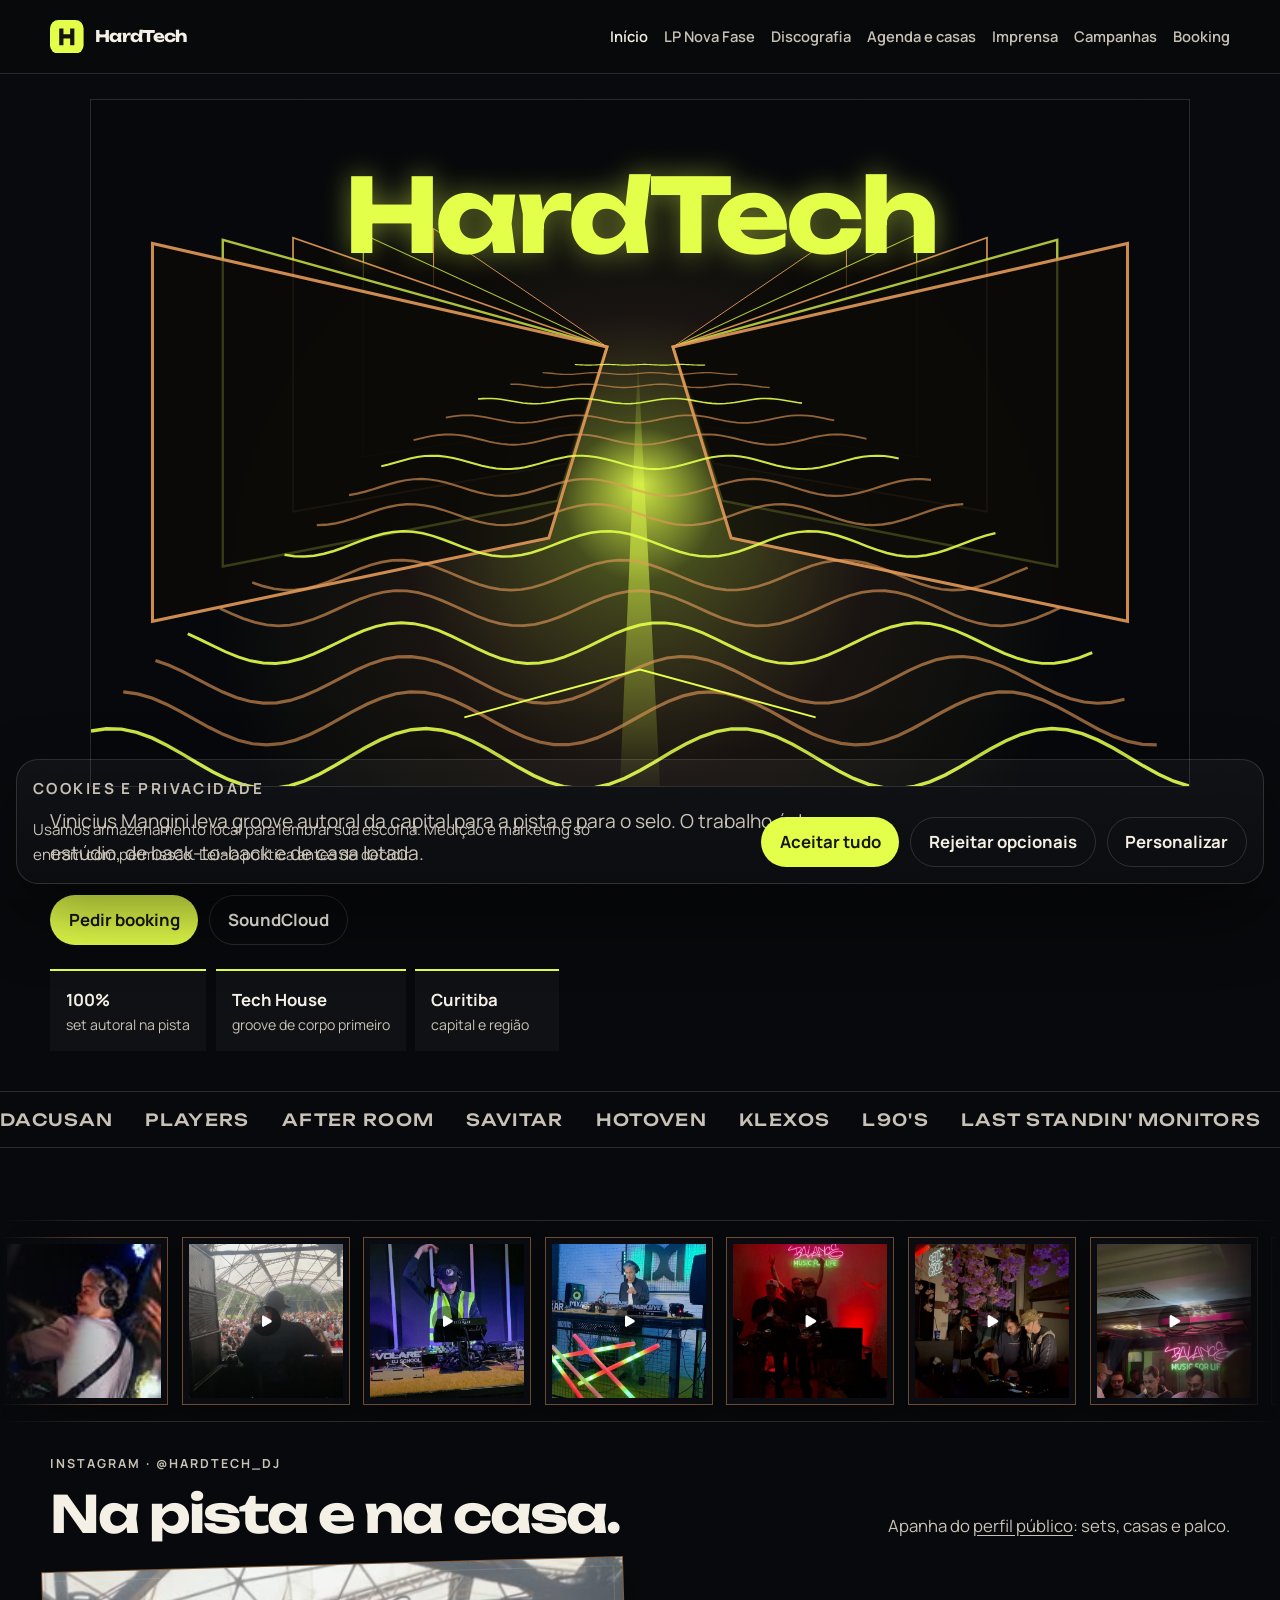
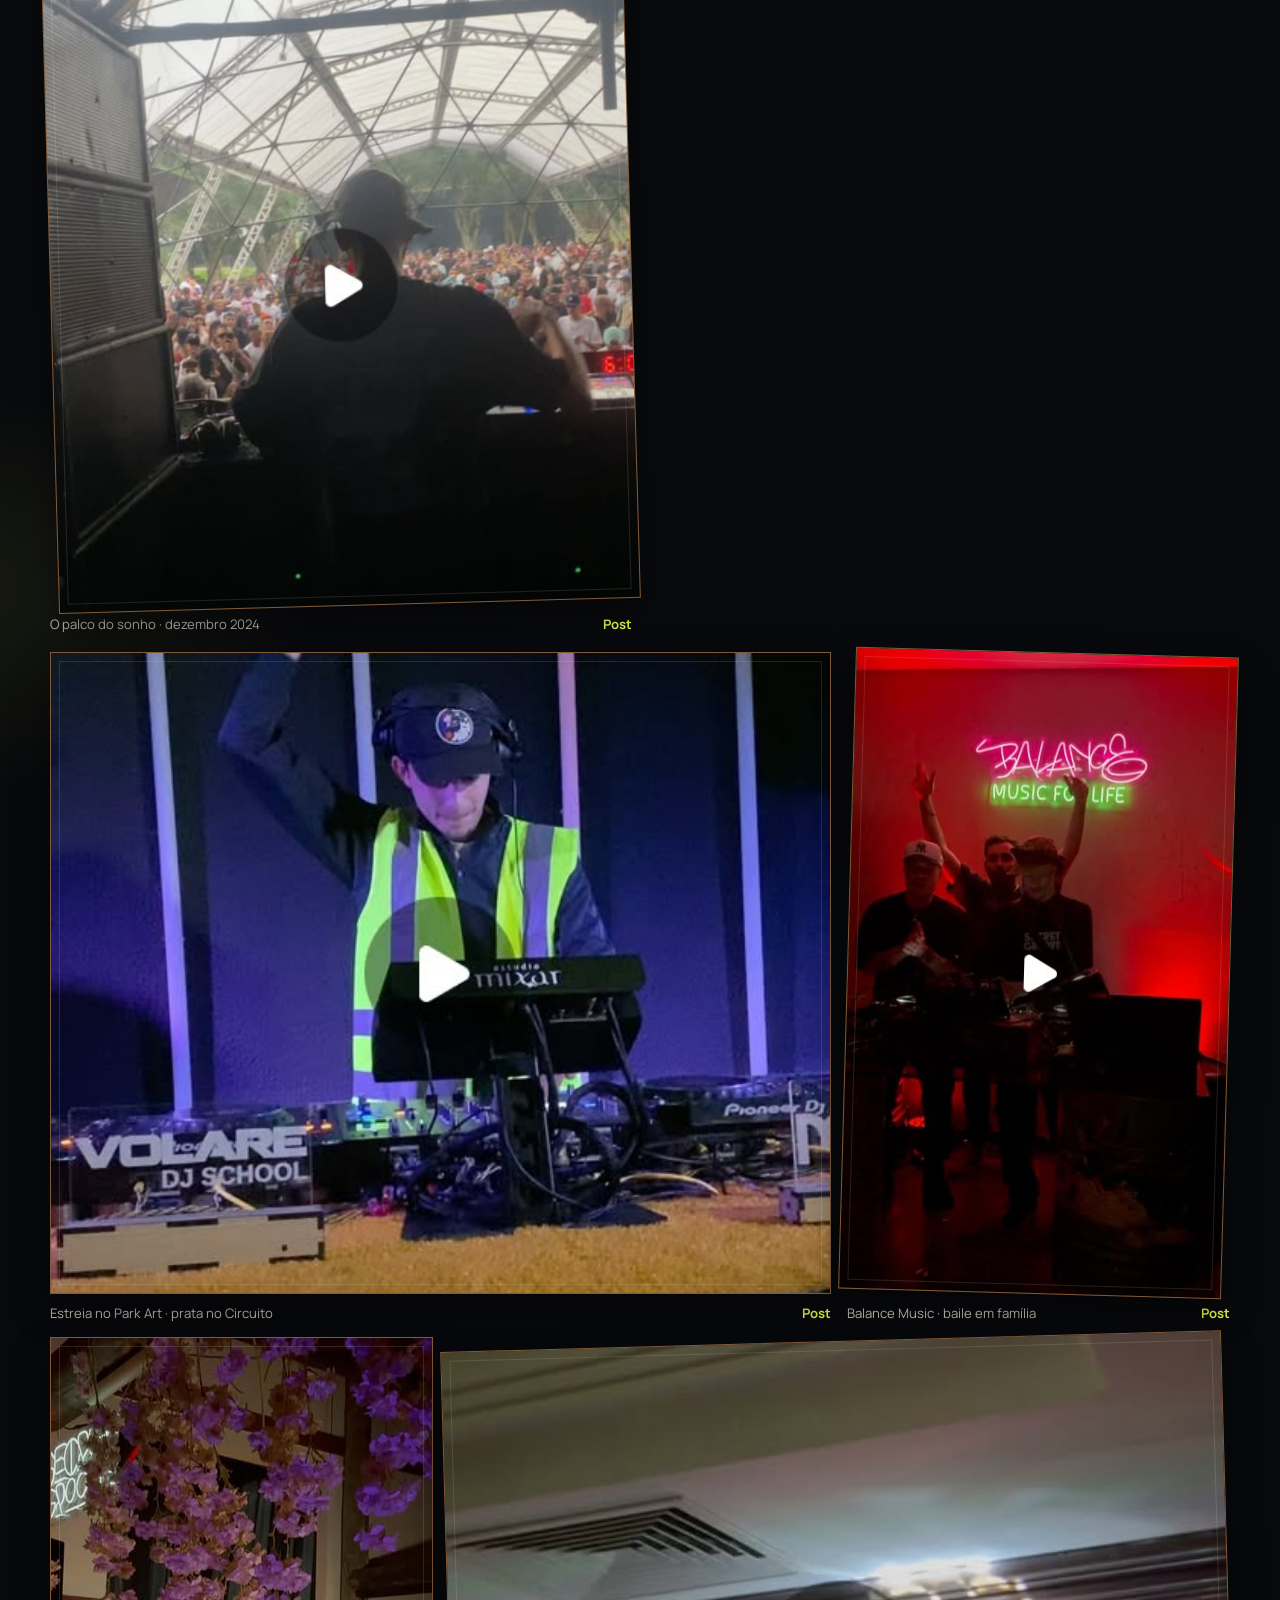
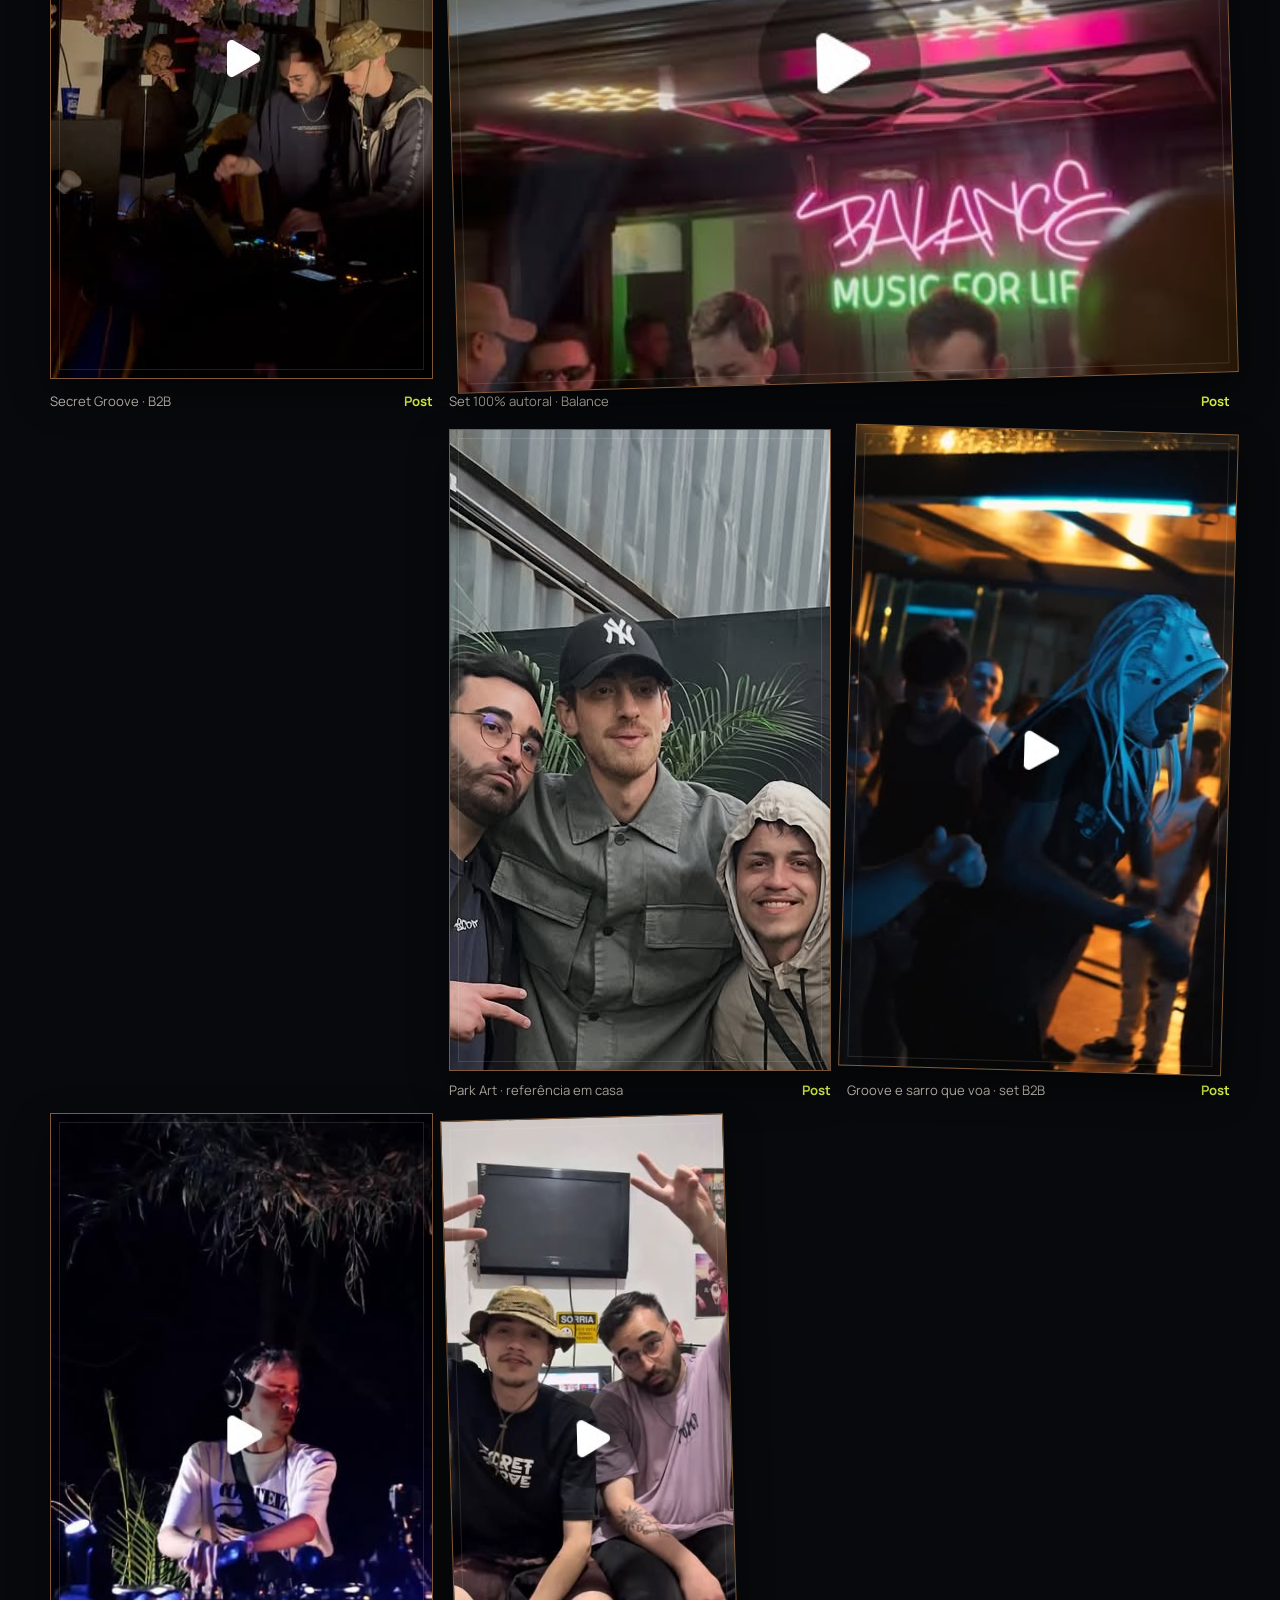
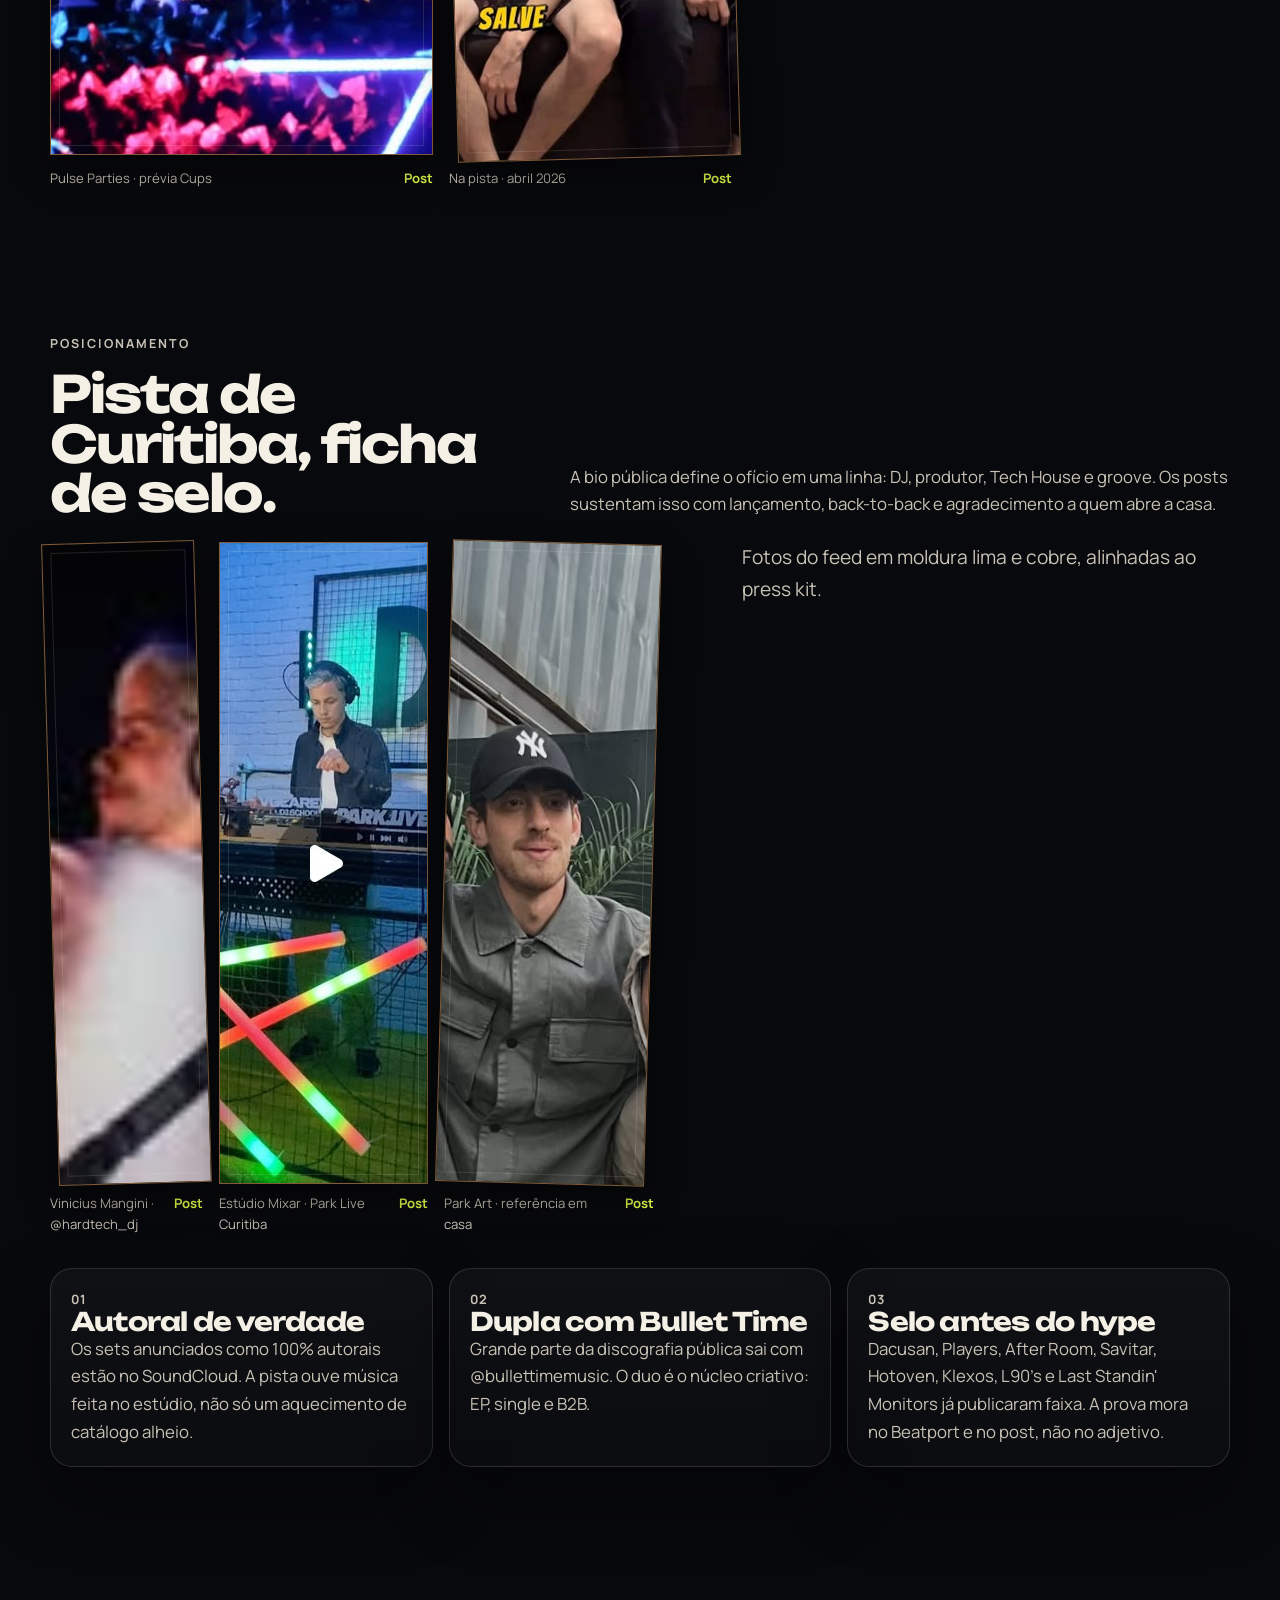
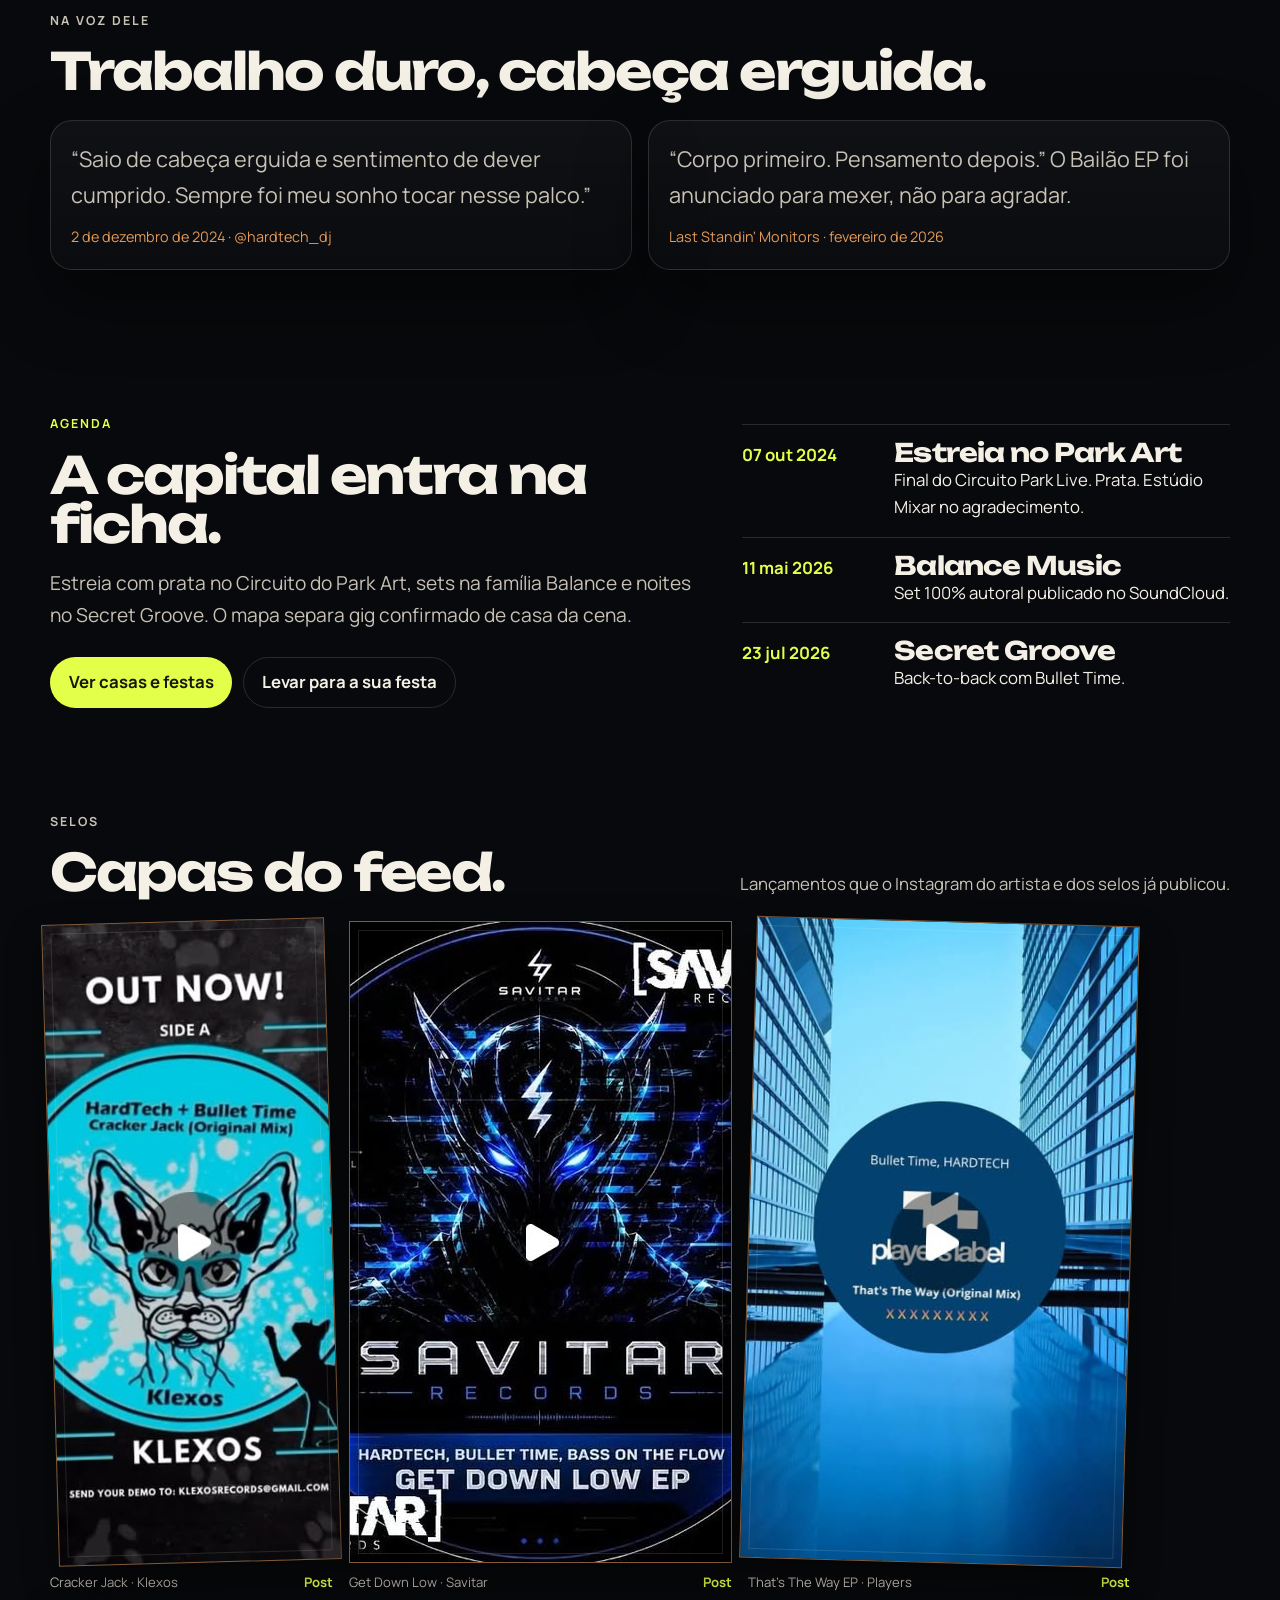
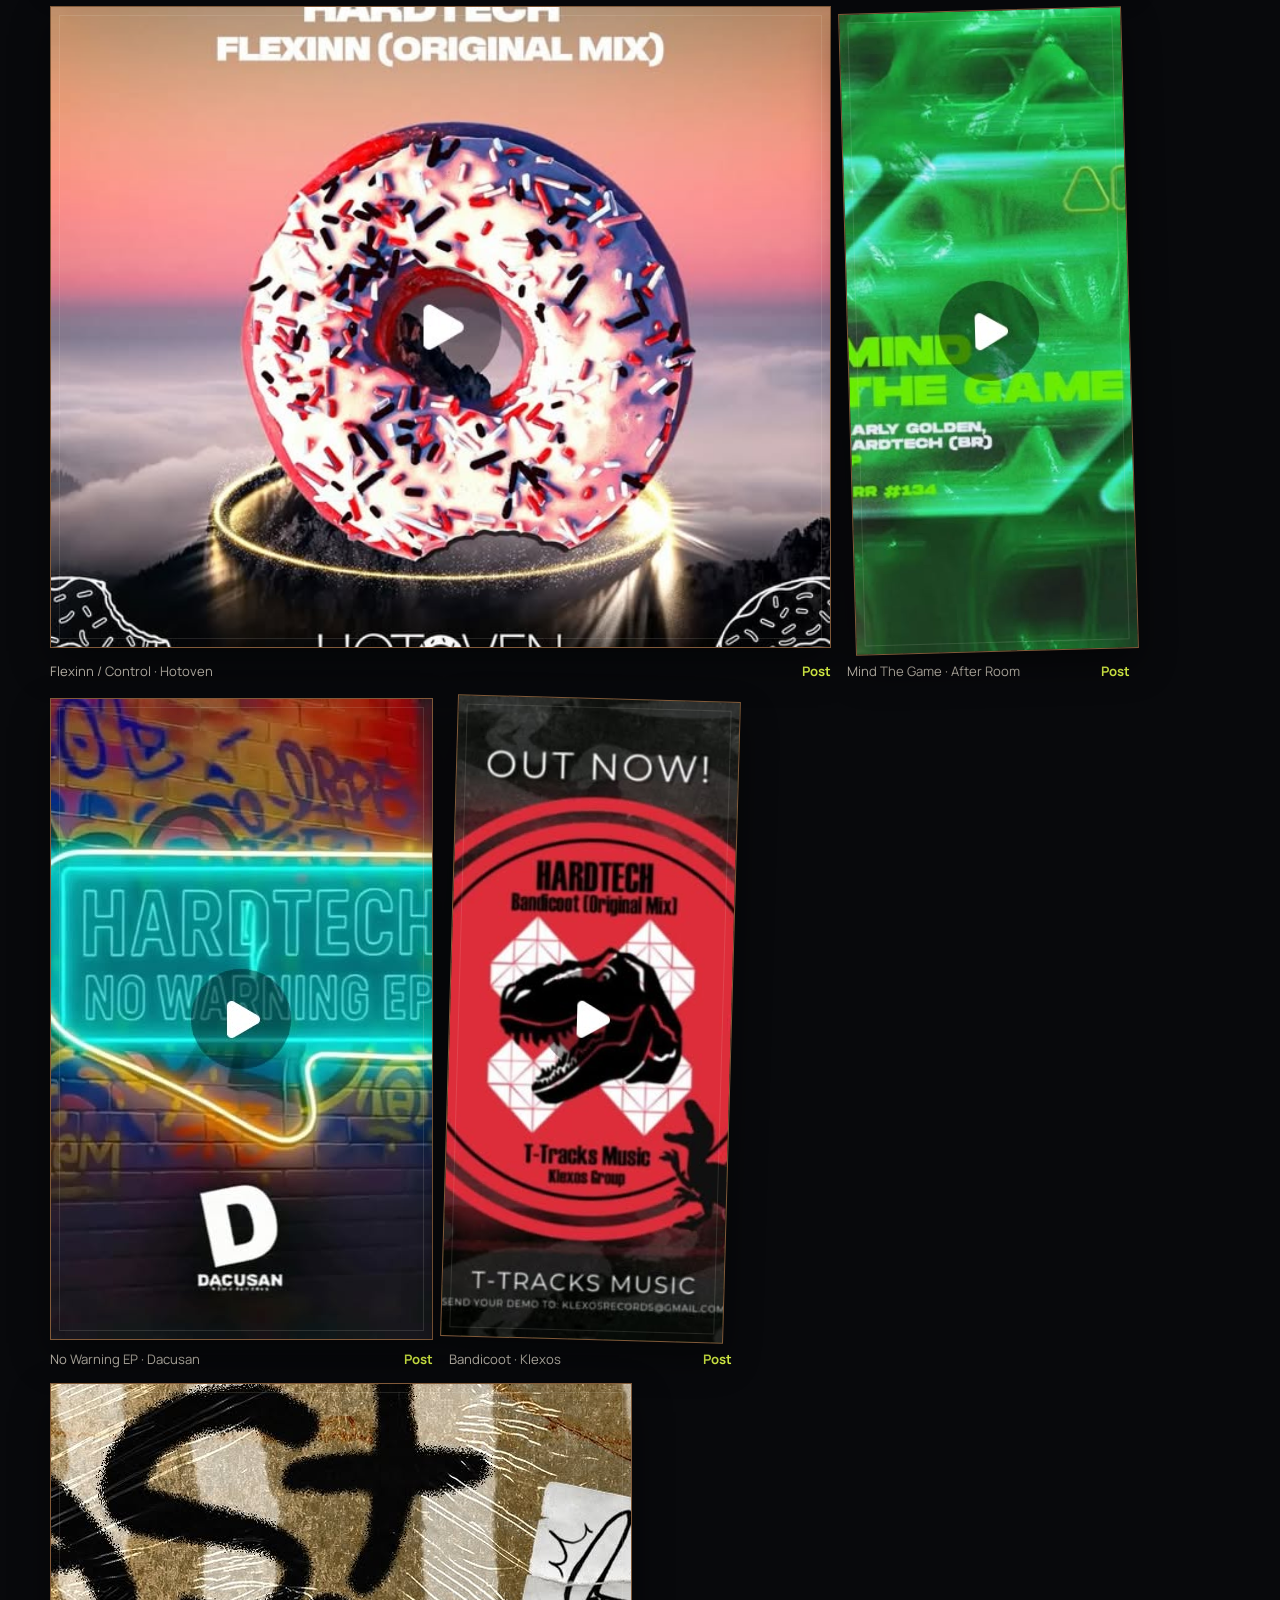
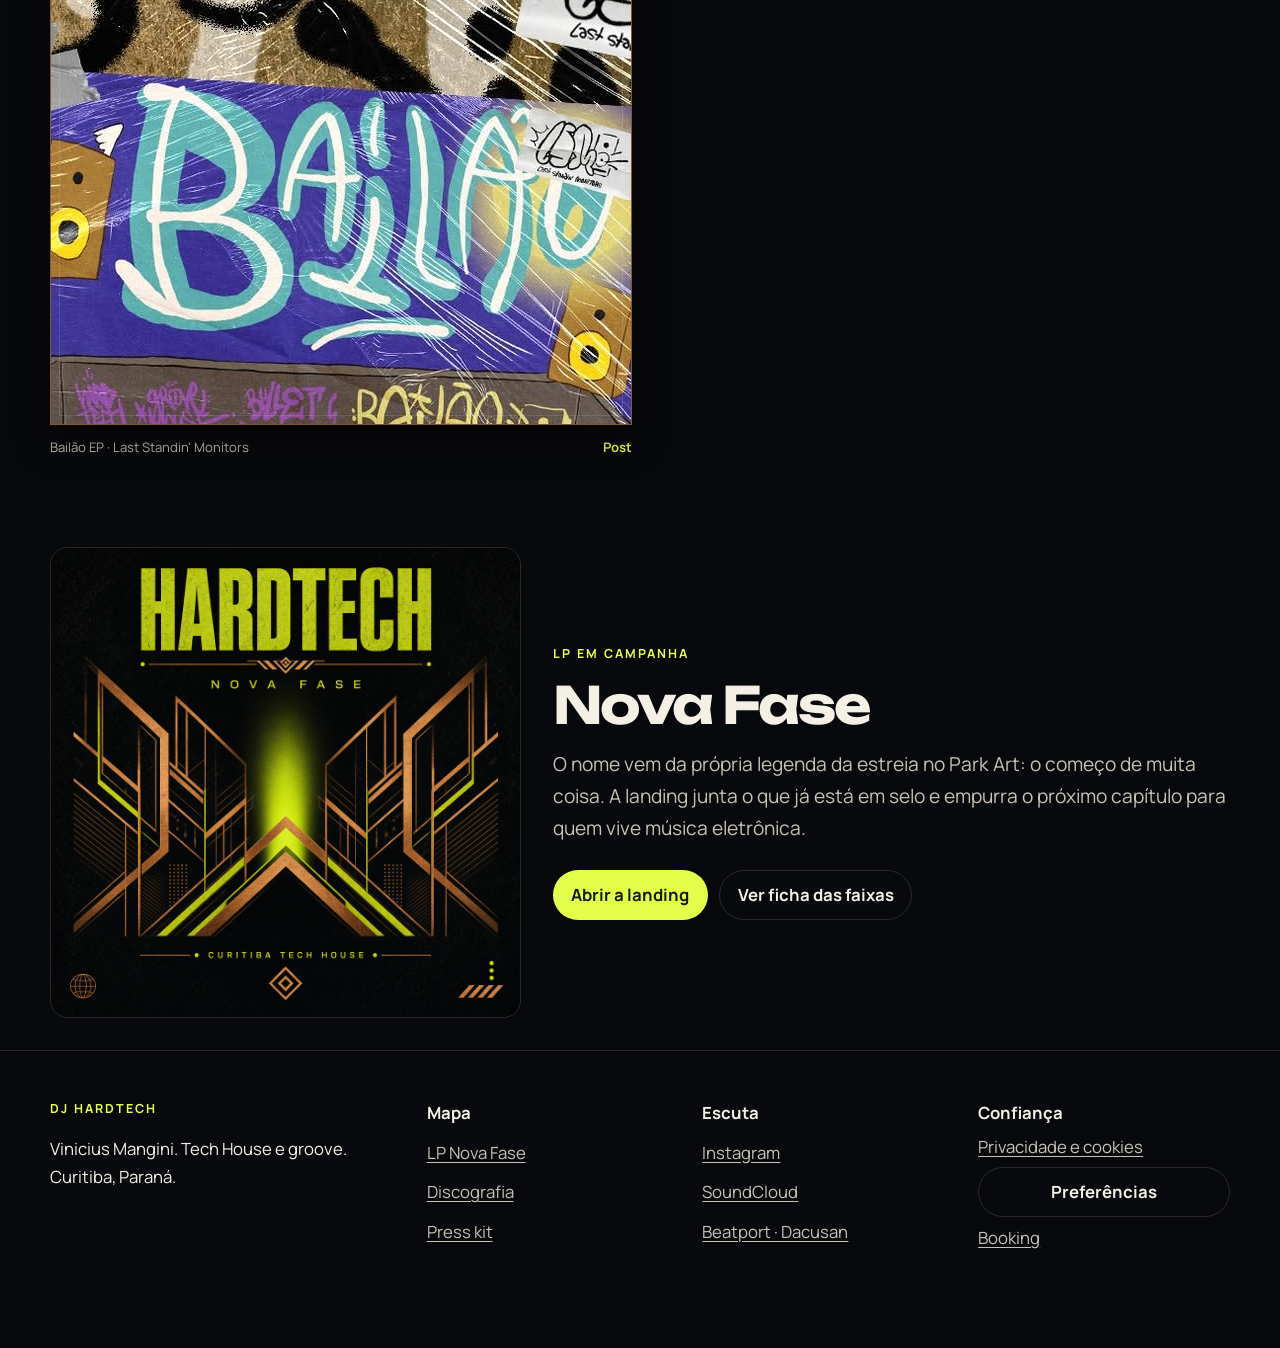
<file: index.html>
<!DOCTYPE html>
<html lang="pt-BR">
<head>
  <meta charset="utf-8">
  <meta name="viewport" content="width=device-width, initial-scale=1">
  <title>DJ HardTech | Tech House autoral em Curitiba</title>
  <meta name="description" content="DJ HardTech, Vinicius Mangini. Tech House e groove autoral em Curitiba, com lançamentos em selo, sets e press kit para festas, casas e imprensa.">
  <meta name="author" content="Vinicius Mangini">
  <meta name="robots" content="index,follow">
  <meta property="og:title" content="DJ HardTech | Tech House autoral em Curitiba">
  <meta property="og:description" content="Pista, selos e a Nova Fase do HardTech. Booking, discografia e press kit.">
  <meta property="og:image" content="assets/banner-hardtech.jpg">
  <meta property="og:locale" content="pt_BR">
  <meta property="og:type" content="website">
  <meta name="twitter:card" content="summary_large_image">
  <link rel="icon" href="assets/favicon.svg" type="image/svg+xml">
  <link rel="stylesheet" href="css/styles.css">
  <script type="application/ld+json">
  {
    "@context": "https://schema.org",
    "@type": "MusicGroup",
    "name": "DJ HardTech",
    "alternateName": ["HardTech", "Vinicius Mangini", "hardtech_dj"],
    "genre": ["Tech House", "Groove", "House"],
    "foundingLocation": { "@type": "City", "name": "Curitiba" },
    "sameAs": [
      "https://www.instagram.com/hardtech_dj/",
      "https://on.soundcloud.com/ih6ReDRaZpVek1XXA"
    ],
    "description": "DJ e produtor de Tech House e groove baseado em Curitiba."
  }
  </script>
</head>
<body>
  <a class="skip" href="#conteudo">Ir para o conteúdo</a>
  <header class="site-header" data-header>
    <div class="wrap">
      <a class="brand" href="index.html">
        <svg viewBox="0 0 40 40" aria-hidden="true"><rect width="40" height="40" rx="10" fill="#e4ff4a"/><path fill="#14160a" d="M11 10h5v7h8V10h5v20h-5v-8h-8v8h-5V10z"/></svg>
        <span>HardTech</span>
      </a>
      <button class="nav-toggle" type="button" data-nav-toggle aria-expanded="false" aria-controls="menu" aria-label="Abrir menu">
        <span class="nav-toggle-bars" aria-hidden="true"><span></span><span></span><span></span></span>
      </button>
      <nav class="nav" id="menu" data-nav aria-label="Principal">
        <a href="index.html" aria-current="page">Início</a>
        <a href="lp.html">LP Nova Fase</a>
        <a href="discografia.html">Discografia</a>
        <a href="agenda.html">Agenda e casas</a>
        <a href="imprensa.html">Imprensa</a>
        <a href="campanhas.html">Campanhas</a>
        <a href="contato.html">Booking</a>
      </nav>
    </div>
  </header>
  <main id="conteudo">
    <section class="hero hero-stage" aria-labelledby="hero-title">
      <div class="wrap">
        <div class="stage">
          <div data-photo-wall data-photo-layout="collage" data-photo-ids="parkart-prata,palco-sonho,secret-groove,balance-set" aria-hidden="true"></div>
          <canvas data-hero-canvas aria-hidden="true"></canvas>
          <div class="stage-copy">
            <h1 id="hero-title">HardTech</h1>
          </div>
        </div>
        <p class="lede poster-caption">Vinicius Mangini leva groove autoral da capital para a pista e para o selo. O trabalho é de estúdio, de back-to-back e de casa lotada.</p>
        <div class="actions">
          <a class="btn" href="contato.html">Pedir booking</a>
          <a class="btn ghost" href="https://on.soundcloud.com/ih6ReDRaZpVek1XXA" rel="noopener noreferrer">SoundCloud</a>
        </div>
        <div class="stat-row">
          <div class="stat"><strong>100%</strong><span>set autoral na pista</span></div>
          <div class="stat"><strong>Tech House</strong><span>groove de corpo primeiro</span></div>
          <div class="stat"><strong>Curitiba</strong><span>capital e região</span></div>
        </div>
      </div>
      <div class="marquee" aria-hidden="true">
        <div class="marquee-track">
          <span>Dacusan</span><span>Players</span><span>After Room</span><span>Savitar</span><span>Hotoven</span><span>Klexos</span><span>L90's</span><span>Last Standin' Monitors</span><span>Balance Music</span><span>Secret Groove</span><span>Park Art</span>
          <span>Dacusan</span><span>Players</span><span>After Room</span><span>Savitar</span><span>Hotoven</span><span>Klexos</span><span>L90's</span><span>Last Standin' Monitors</span><span>Balance Music</span><span>Secret Groove</span><span>Park Art</span>
        </div>
      </div>
    </section>

    <div data-photo-wall data-photo-layout="strip" data-photo-filter="all" aria-label="Fotos do Instagram"></div>

    <section class="section section-photos" aria-labelledby="na-pista">
      <div class="wrap">
        <div class="section-head">
          <div>
            <p class="eyebrow">Instagram · @hardtech_dj</p>
            <h2 id="na-pista">Na pista e na casa.</h2>
          </div>
          <p>Apanha do <a href="https://www.instagram.com/hardtech_dj/" rel="noopener noreferrer">perfil público</a>: sets, casas e palco.</p>
        </div>
        <div data-photo-wall data-photo-filter="pista"></div>
      </div>
    </section>

    <section class="section">
      <div class="wrap">
        <div class="section-head">
          <div>
            <p class="eyebrow">Posicionamento</p>
            <h2>Pista de Curitiba, ficha de selo.</h2>
          </div>
          <p>A bio pública define o ofício em uma linha: DJ, produtor, Tech House e groove. Os posts sustentam isso com lançamento, back-to-back e agradecimento a quem abre a casa.</p>
        </div>
        <div class="split" style="margin-bottom:2rem;align-items:start">
          <div data-photo-wall data-photo-ids="profile,mixar,parkart-casa" data-photo-layout="wall"></div>
          <p class="lede" style="margin:0">Fotos do feed em moldura lima e cobre, alinhadas ao press kit.</p>
        </div>
        <div class="grid-3">
          <article class="card reveal">
            <p class="kicker">01</p>
            <h3>Autoral de verdade</h3>
            <p>Os sets anunciados como 100% autorais estão no SoundCloud. A pista ouve música feita no estúdio, não só um aquecimento de catálogo alheio.</p>
          </article>
          <article class="card reveal">
            <p class="kicker">02</p>
            <h3>Dupla com Bullet Time</h3>
            <p>Grande parte da discografia pública sai com @bullettimemusic. O duo é o núcleo criativo: EP, single e B2B.</p>
          </article>
          <article class="card reveal">
            <p class="kicker">03</p>
            <h3>Selo antes do hype</h3>
            <p>Dacusan, Players, After Room, Savitar, Hotoven, Klexos, L90's e Last Standin' Monitors já publicaram faixa. A prova mora no Beatport e no post, não no adjetivo.</p>
          </article>
        </div>
      </div>
    </section>

    <section class="section">
      <div class="wrap">
        <div class="section-head">
          <div>
            <p class="eyebrow">Na voz dele</p>
            <h2>Trabalho duro, cabeça erguida.</h2>
          </div>
        </div>
        <div class="grid-2">
          <blockquote class="quote">
            <p>“Saio de cabeça erguida e sentimento de dever cumprido. Sempre foi meu sonho tocar nesse palco.”</p>
            <footer>2 de dezembro de 2024 · @hardtech_dj</footer>
          </blockquote>
          <blockquote class="quote">
            <p>“Corpo primeiro. Pensamento depois.” O Bailão EP foi anunciado para mexer, não para agradar.</p>
            <footer>Last Standin' Monitors · fevereiro de 2026</footer>
          </blockquote>
        </div>
      </div>
    </section>

    <section class="section">
      <div class="wrap split">
        <div>
          <p class="eyebrow">Agenda</p>
          <h2>A capital entra na ficha.</h2>
          <p class="lede">Estreia com prata no Circuito do Park Art, sets na família Balance e noites no Secret Groove. O mapa separa gig confirmado de casa da cena.</p>
          <div class="actions">
            <a class="btn" href="agenda.html">Ver casas e festas</a>
            <a class="btn ghost" href="contato.html">Levar para a sua festa</a>
          </div>
        </div>
        <div class="timeline">
          <article>
            <time datetime="2024-10-07">07 out 2024</time>
            <div><h3>Estreia no Park Art</h3><p>Final do Circuito Park Live. Prata. Estúdio Mixar no agradecimento.</p></div>
          </article>
          <article>
            <time datetime="2026-05-11">11 mai 2026</time>
            <div><h3>Balance Music</h3><p>Set 100% autoral publicado no SoundCloud.</p></div>
          </article>
          <article>
            <time datetime="2026-07-23">23 jul 2026</time>
            <div><h3>Secret Groove</h3><p>Back-to-back com Bullet Time.</p></div>
          </article>
        </div>
      </div>
    </section>

    <section class="section section-photos" aria-labelledby="nos-selos">
      <div class="wrap">
        <div class="section-head">
          <div>
            <p class="eyebrow">Selos</p>
            <h2 id="nos-selos">Capas do feed.</h2>
          </div>
          <p>Lançamentos que o Instagram do artista e dos selos já publicou.</p>
        </div>
        <div data-photo-wall data-photo-filter="selo"></div>
      </div>
    </section>

    <section class="section campaign-lead" aria-labelledby="lp-campanha">
      <div class="wrap lp-hero">
        <figure class="cover">
          <img src="assets/lp-nova-fase.jpg" width="1024" height="1024" alt="Capa da campanha Nova Fase, com o nome HardTech em lima sobre geometria de cobre.">
        </figure>
        <div>
          <p class="eyebrow">LP em campanha</p>
          <h2 id="lp-campanha">Nova Fase</h2>
          <p class="lede">O nome vem da própria legenda da estreia no Park Art: o começo de muita coisa. A landing junta o que já está em selo e empurra o próximo capítulo para quem vive música eletrônica.</p>
          <div class="actions">
            <a class="btn" href="lp.html">Abrir a landing</a>
            <a class="btn ghost" href="discografia.html">Ver ficha das faixas</a>
          </div>
        </div>
      </div>
    </section>
  </main>
  <footer class="site-footer">
    <div class="wrap footer-grid">
      <div>
        <p class="eyebrow">DJ HardTech</p>
        <p>Vinicius Mangini. Tech House e groove. Curitiba, Paraná.</p>
      </div>
      <div class="link-list">
        <strong>Mapa</strong>
        <a href="lp.html">LP Nova Fase</a>
        <a href="discografia.html">Discografia</a>
        <a href="imprensa.html">Press kit</a>
      </div>
      <div class="link-list">
        <strong>Escuta</strong>
        <a href="https://www.instagram.com/hardtech_dj/" rel="noopener noreferrer">Instagram</a>
        <a href="https://on.soundcloud.com/ih6ReDRaZpVek1XXA" rel="noopener noreferrer">SoundCloud</a>
        <a href="https://www.beatport.com/label/dacusan/56381" rel="noopener noreferrer">Beatport · Dacusan</a>
      </div>
      <div class="link-list">
        <strong>Confiança</strong>
        <a href="privacidade.html">Privacidade e cookies</a>
        <button class="btn ghost" type="button" data-open-consent>Preferências</button>
        <a href="contato.html">Booking</a>
      </div>
    </div>
  </footer>
  <script src="js/site.js"></script>
  <script src="js/gallery.js"></script>
</body>
</html>
</file>
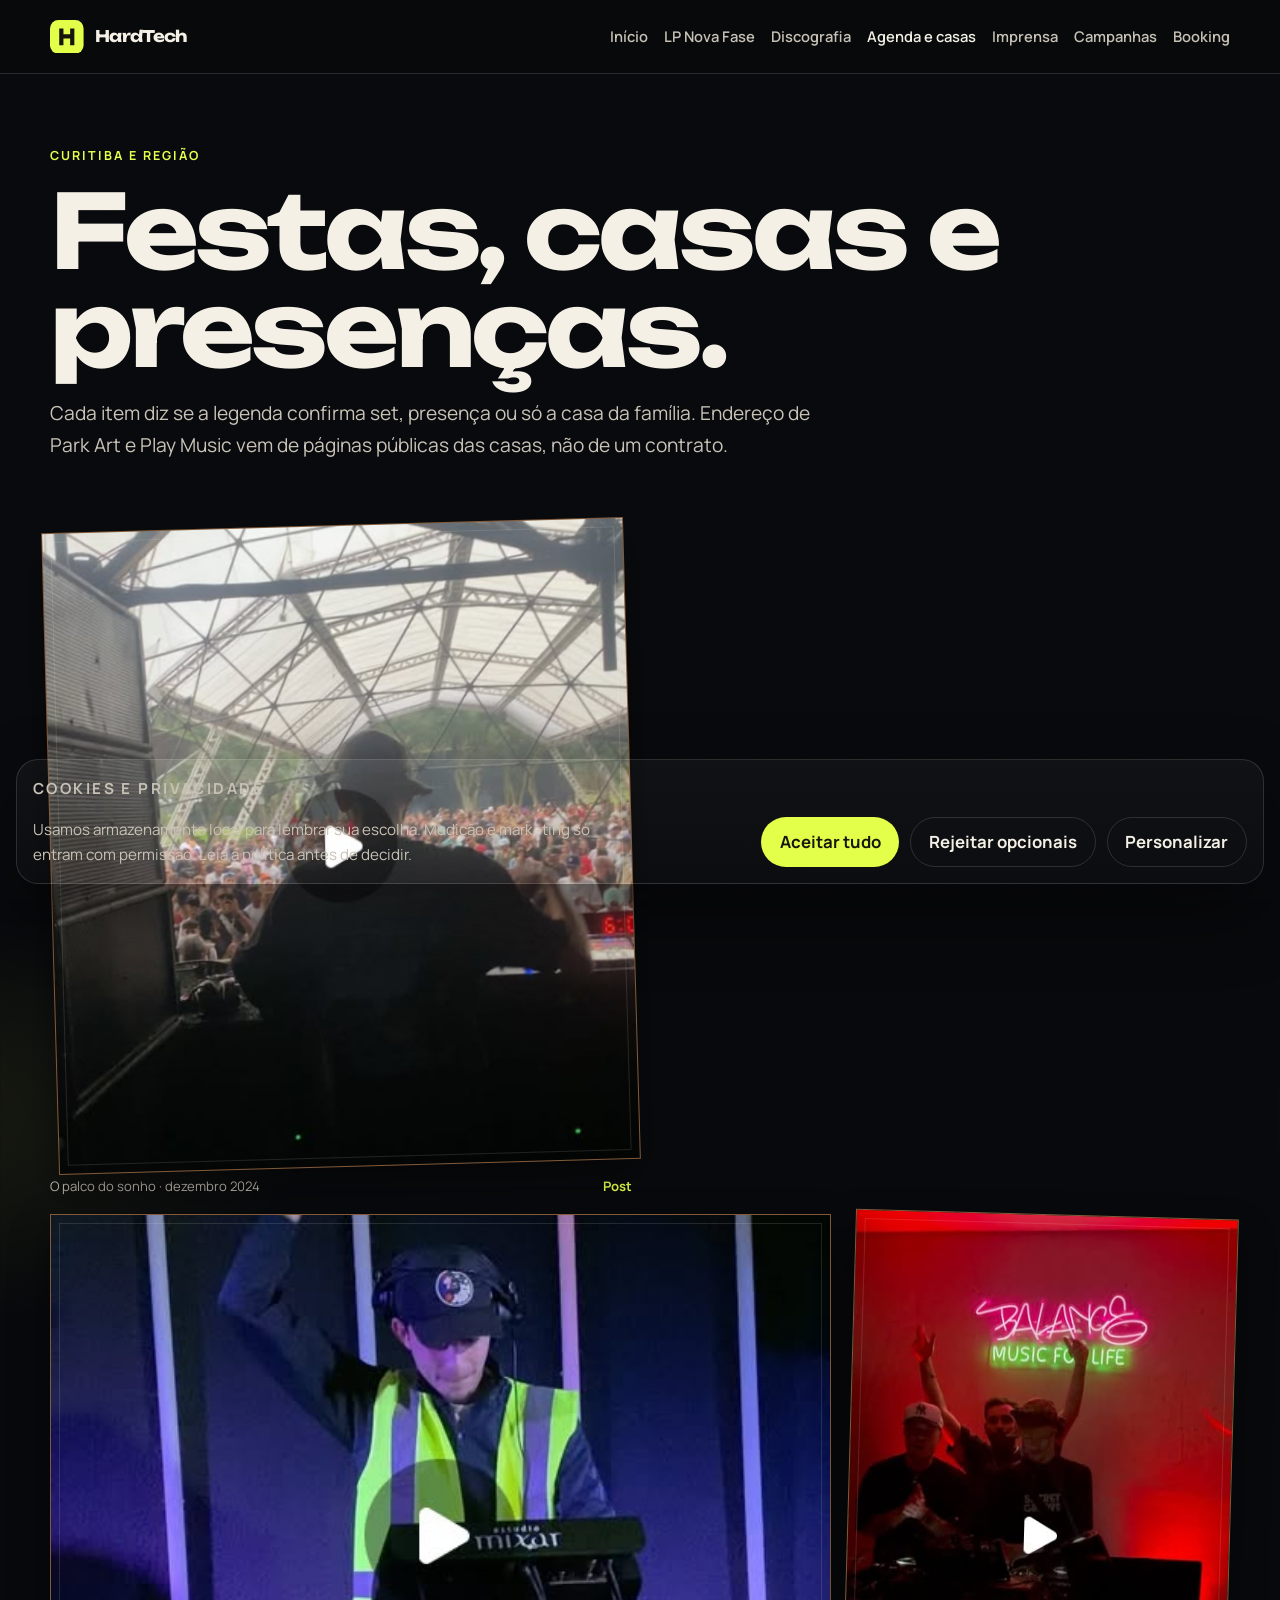
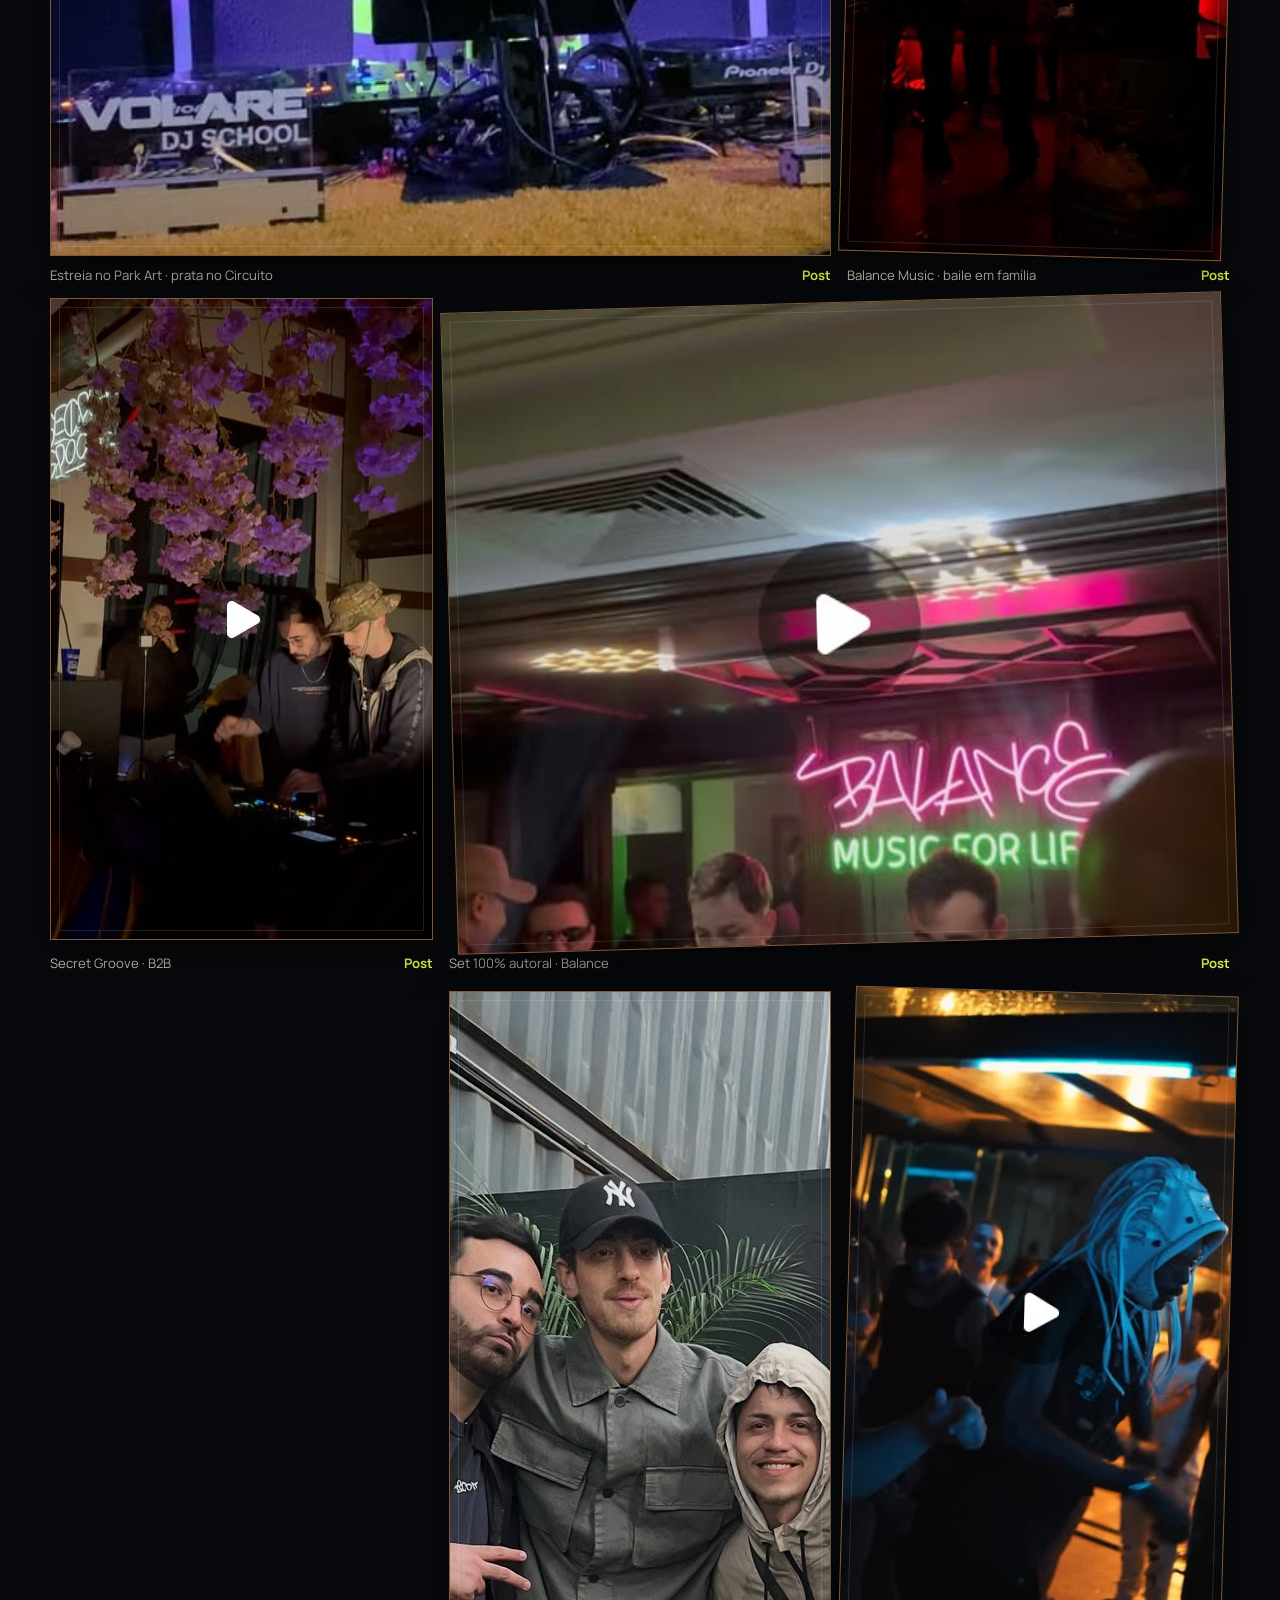
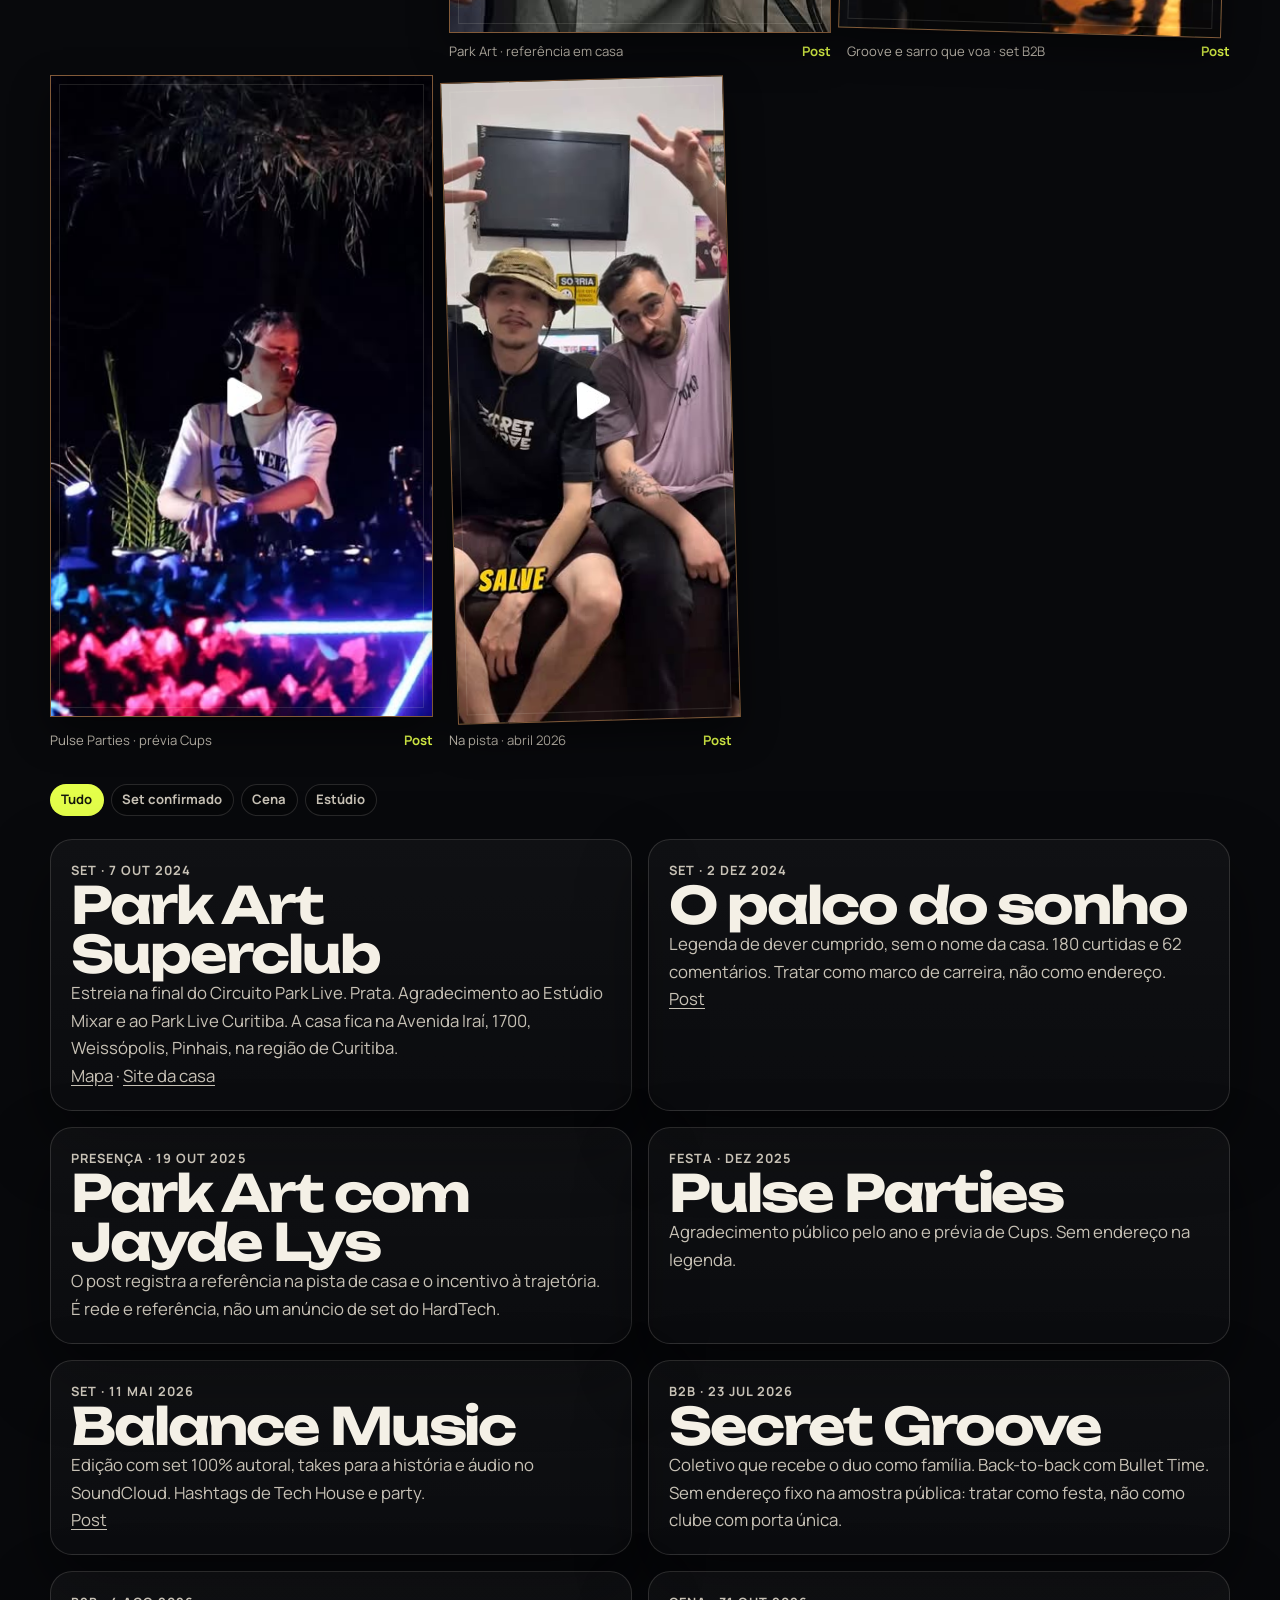
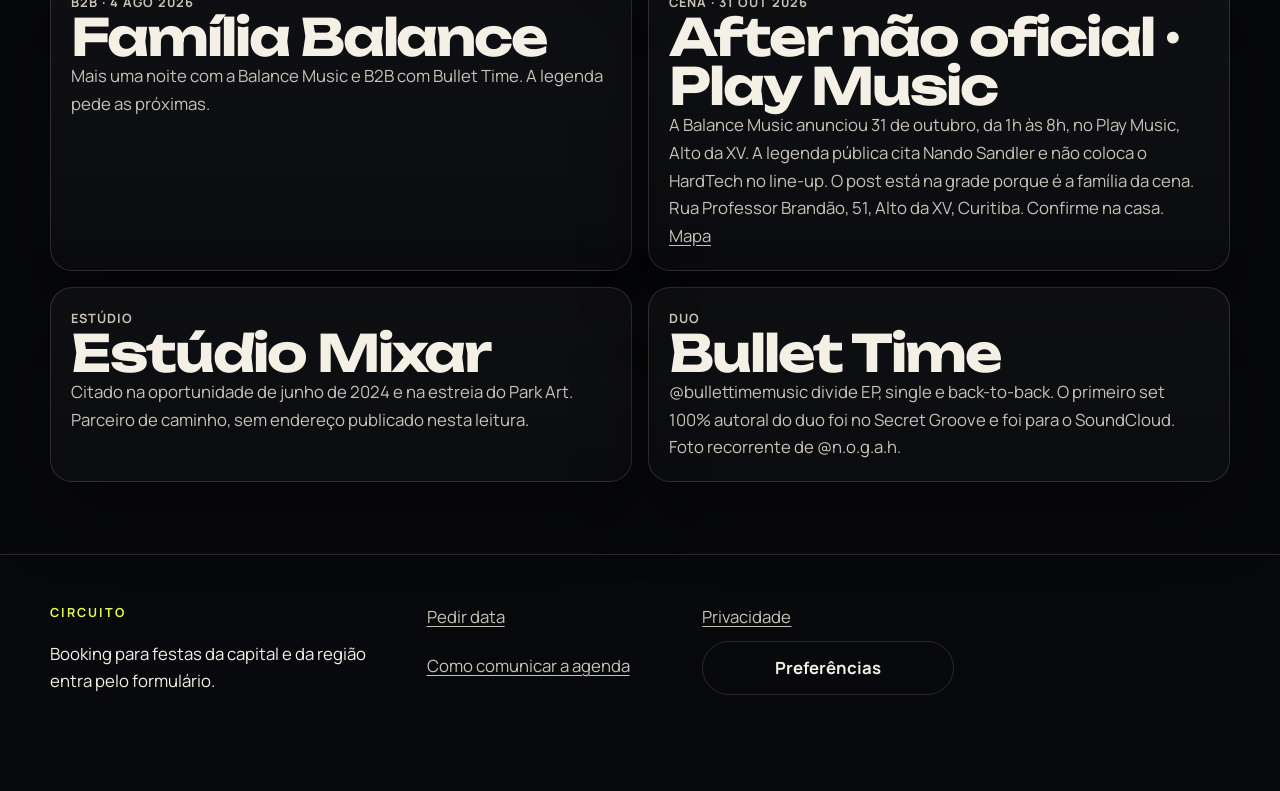
<file: agenda.html>
<!DOCTYPE html>
<html lang="pt-BR">
<head>
  <meta charset="utf-8">
  <meta name="viewport" content="width=device-width, initial-scale=1">
  <title>Agenda, festas e casas | DJ HardTech</title>
  <meta name="description" content="Casas, festas e presenças públicas de DJ HardTech em Curitiba e região: Park Art, Balance Music, Secret Groove, Play Music e Estúdio Mixar.">
  <meta property="og:title" content="Agenda e casas | DJ HardTech">
  <meta property="og:description" content="O circuito eletrônico de Curitiba na ficha do HardTech, com o que é gig e o que é cena.">
  <meta property="og:image" content="assets/banner-hardtech.jpg">
  <link rel="icon" href="assets/favicon.svg" type="image/svg+xml">
  <link rel="stylesheet" href="css/styles.css">
</head>
<body>
  <a class="skip" href="#conteudo">Ir para o conteúdo</a>
  <header class="site-header">
    <div class="wrap">
      <a class="brand" href="index.html"><svg viewBox="0 0 40 40" aria-hidden="true"><rect width="40" height="40" rx="10" fill="#e4ff4a"/><path fill="#14160a" d="M11 10h5v7h8V10h5v20h-5v-8h-8v8h-5V10z"/></svg><span>HardTech</span></a>
      <button class="nav-toggle" type="button" data-nav-toggle aria-expanded="false" aria-controls="menu" aria-label="Abrir menu">
        <span class="nav-toggle-bars" aria-hidden="true"><span></span><span></span><span></span></span>
      </button>
      <nav class="nav" id="menu" data-nav aria-label="Principal">
        <a href="index.html">Início</a><a href="lp.html">LP Nova Fase</a><a href="discografia.html">Discografia</a><a href="agenda.html" aria-current="page">Agenda e casas</a><a href="imprensa.html">Imprensa</a><a href="campanhas.html">Campanhas</a><a href="contato.html">Booking</a>
      </nav>
    </div>
  </header>
  <main id="conteudo" class="section">
    <div class="wrap">
      <p class="eyebrow">Curitiba e região</p>
      <h1>Festas, casas e presenças.</h1>
      <p class="lede">Cada item diz se a legenda confirma set, presença ou só a casa da família. Endereço de Park Art e Play Music vem de páginas públicas das casas, não de um contrato.</p>
      <div class="section-photos" style="margin:2rem 0" data-photo-wall data-photo-filter="pista" aria-label="Fotos de casas e sets"></div>
      <div class="filters" data-filters>
        <button type="button" data-filter="todos" aria-pressed="true">Tudo</button>
        <button type="button" data-filter="set" aria-pressed="false">Set confirmado</button>
        <button type="button" data-filter="cena" aria-pressed="false">Cena</button>
        <button type="button" data-filter="estudio" aria-pressed="false">Estúdio</button>
      </div>
      <div class="place-grid">
        <article class="card" data-kind="set">
          <p class="kicker">Set · 7 out 2024</p>
          <h2>Park Art Superclub</h2>
          <p>Estreia na final do Circuito Park Live. Prata. Agradecimento ao Estúdio Mixar e ao Park Live Curitiba. A casa fica na Avenida Iraí, 1700, Weissópolis, Pinhais, na região de Curitiba.</p>
          <p><a href="https://www.google.com/maps/search/?api=1&query=Avenida+Irai+1700+Pinhais" rel="noopener noreferrer">Mapa</a> · <a href="https://park.art.br/" rel="noopener noreferrer">Site da casa</a></p>
        </article>
        <article class="card" data-kind="set">
          <p class="kicker">Set · 2 dez 2024</p>
          <h2>O palco do sonho</h2>
          <p>Legenda de dever cumprido, sem o nome da casa. 180 curtidas e 62 comentários. Tratar como marco de carreira, não como endereço.</p>
          <p><a href="https://www.instagram.com/hardtech_dj/p/DDF3-cnRQAc/" rel="noopener noreferrer">Post</a></p>
        </article>
        <article class="card" data-kind="cena">
          <p class="kicker">Presença · 19 out 2025</p>
          <h2>Park Art com Jayde Lys</h2>
          <p>O post registra a referência na pista de casa e o incentivo à trajetória. É rede e referência, não um anúncio de set do HardTech.</p>
        </article>
        <article class="card" data-kind="cena">
          <p class="kicker">Festa · dez 2025</p>
          <h2>Pulse Parties</h2>
          <p>Agradecimento público pelo ano e prévia de Cups. Sem endereço na legenda.</p>
        </article>
        <article class="card" data-kind="set">
          <p class="kicker">Set · 11 mai 2026</p>
          <h2>Balance Music</h2>
          <p>Edição com set 100% autoral, takes para a história e áudio no SoundCloud. Hashtags de Tech House e party.</p>
          <p><a href="https://www.instagram.com/hardtech_dj/p/DYNtmUdFGyb/" rel="noopener noreferrer">Post</a></p>
        </article>
        <article class="card" data-kind="set">
          <p class="kicker">B2B · 23 jul 2026</p>
          <h2>Secret Groove</h2>
          <p>Coletivo que recebe o duo como família. Back-to-back com Bullet Time. Sem endereço fixo na amostra pública: tratar como festa, não como clube com porta única.</p>
        </article>
        <article class="card" data-kind="set">
          <p class="kicker">B2B · 4 ago 2026</p>
          <h2>Família Balance</h2>
          <p>Mais uma noite com a Balance Music e B2B com Bullet Time. A legenda pede as próximas.</p>
        </article>
        <article class="card" data-kind="cena">
          <p class="kicker">Cena · 31 out 2026</p>
          <h2>After não oficial · Play Music</h2>
          <p>A Balance Music anunciou 31 de outubro, da 1h às 8h, no Play Music, Alto da XV. A legenda pública cita Nando Sandler e não coloca o HardTech no line-up. O post está na grade porque é a família da cena. Rua Professor Brandão, 51, Alto da XV, Curitiba. Confirme na casa.</p>
          <p><a href="https://www.google.com/maps/search/?api=1&query=Rua+Professor+Brandao+51+Alto+da+XV+Curitiba" rel="noopener noreferrer">Mapa</a></p>
        </article>
        <article class="card" data-kind="estudio">
          <p class="kicker">Estúdio</p>
          <h2>Estúdio Mixar</h2>
          <p>Citado na oportunidade de junho de 2024 e na estreia do Park Art. Parceiro de caminho, sem endereço publicado nesta leitura.</p>
        </article>
        <article class="card" data-kind="estudio">
          <p class="kicker">Duo</p>
          <h2>Bullet Time</h2>
          <p>@bullettimemusic divide EP, single e back-to-back. O primeiro set 100% autoral do duo foi no Secret Groove e foi para o SoundCloud. Foto recorrente de @n.o.g.a.h.</p>
        </article>
      </div>
    </div>
  </main>
  <footer class="site-footer"><div class="wrap footer-grid"><div><p class="eyebrow">Circuito</p><p>Booking para festas da capital e da região entra pelo formulário.</p></div><div class="link-list"><a href="contato.html">Pedir data</a><a href="campanhas.html">Como comunicar a agenda</a></div><div class="link-list"><a href="privacidade.html">Privacidade</a><button class="btn ghost" type="button" data-open-consent>Preferências</button></div><div></div></div></footer>
  <script src="js/site.js"></script>
  <script src="js/gallery.js"></script>
</body>
</html>
</file>
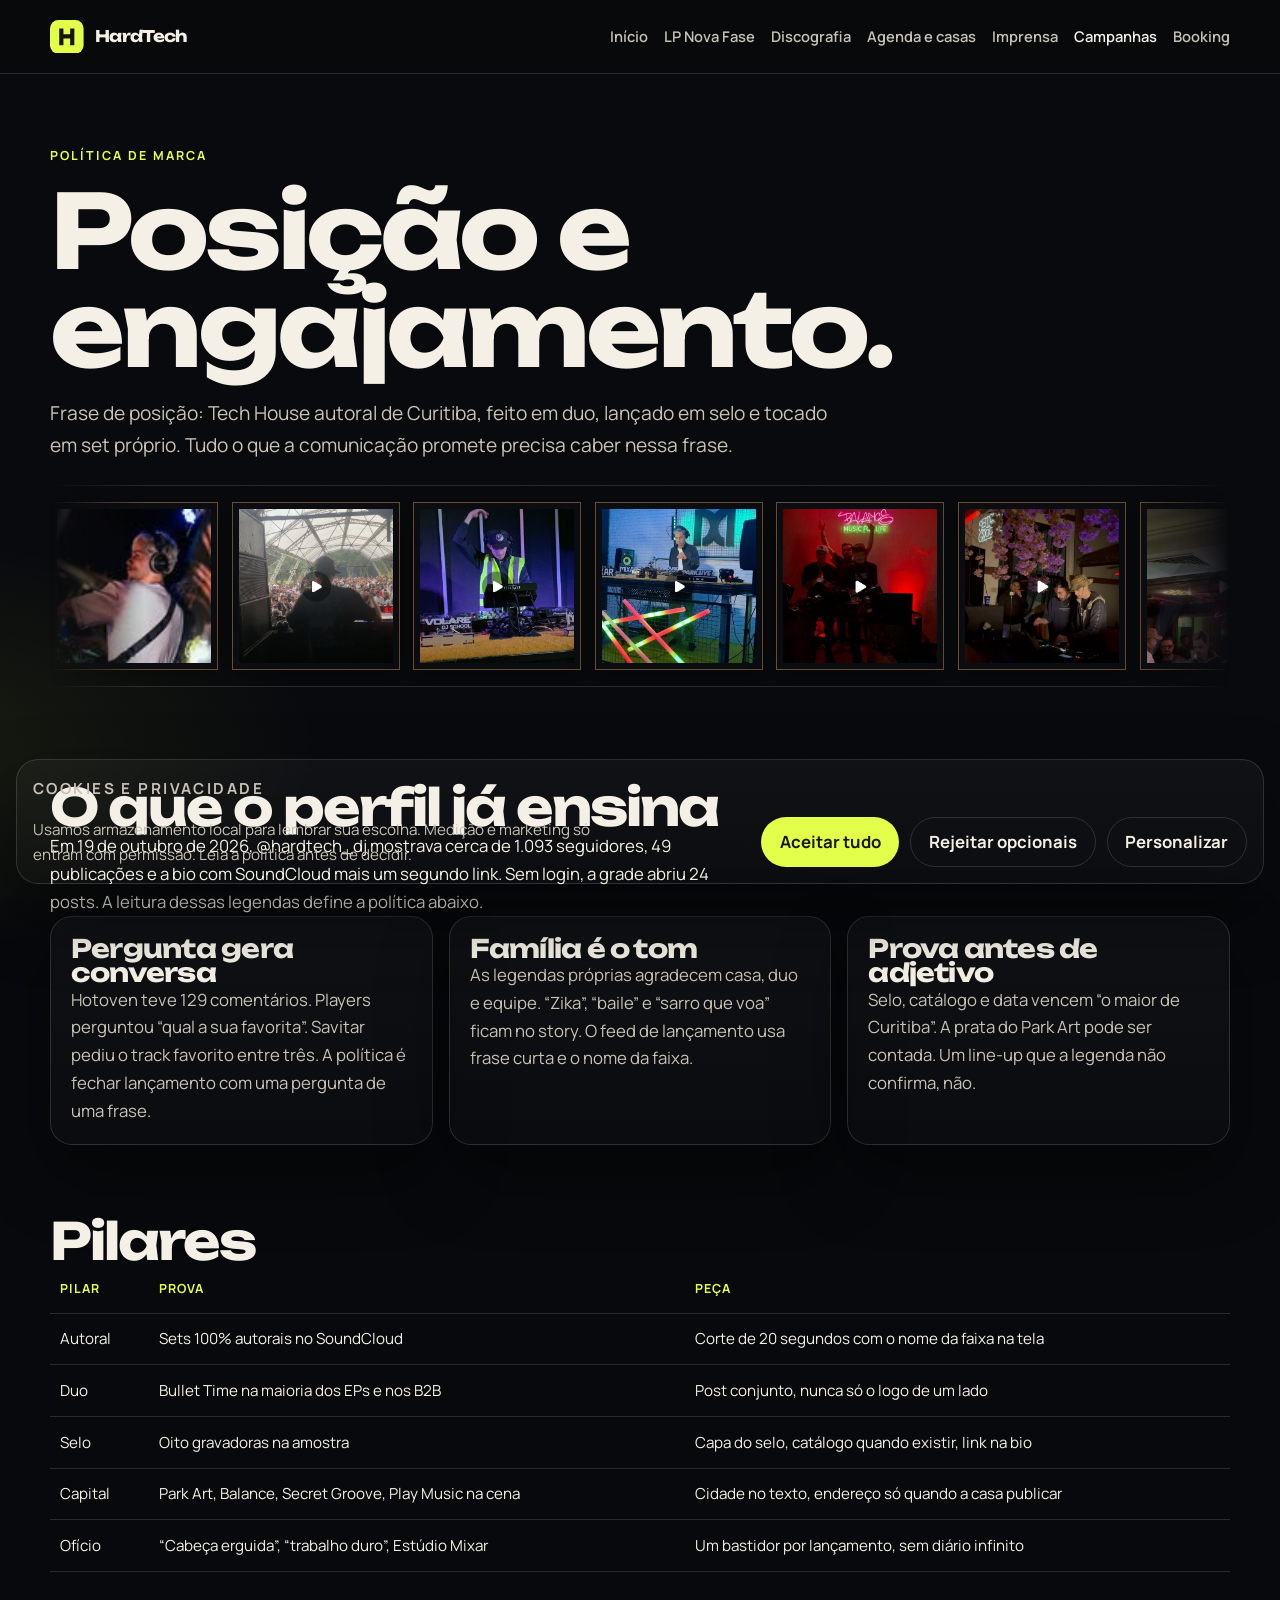
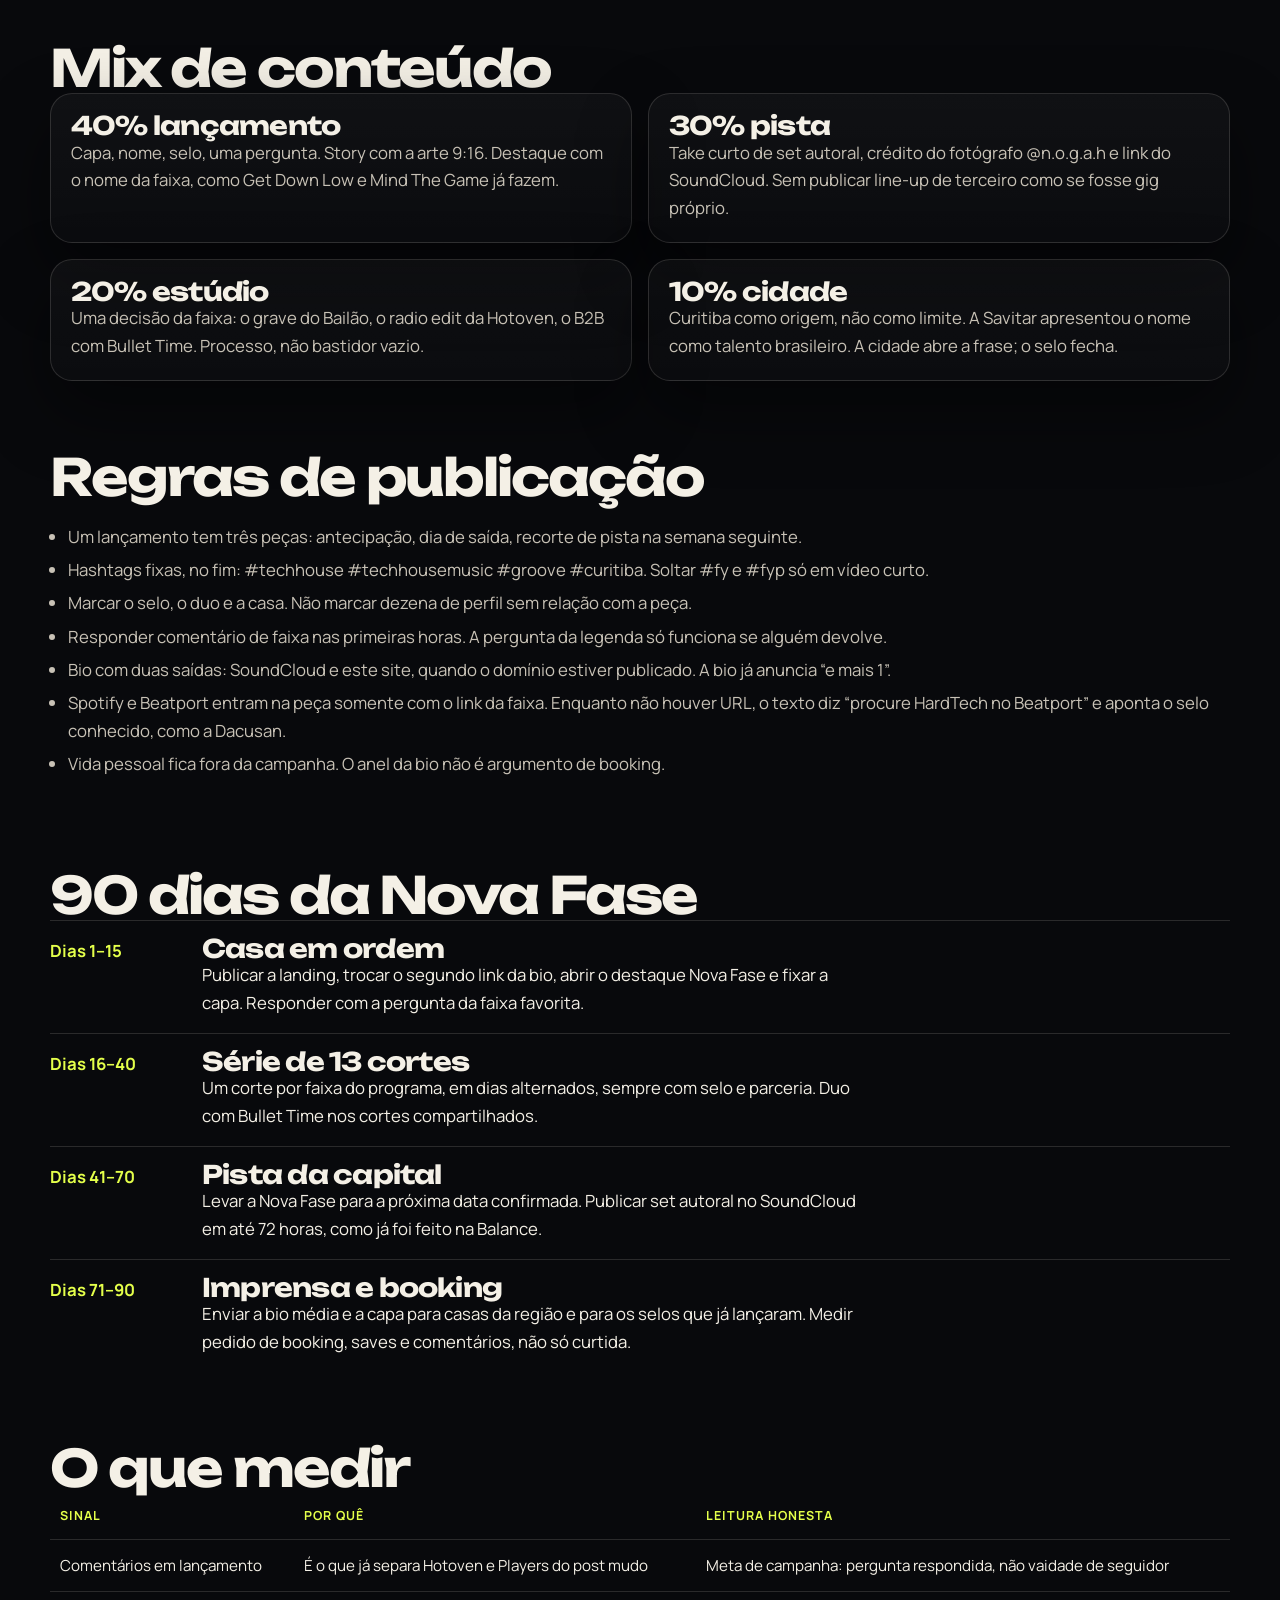
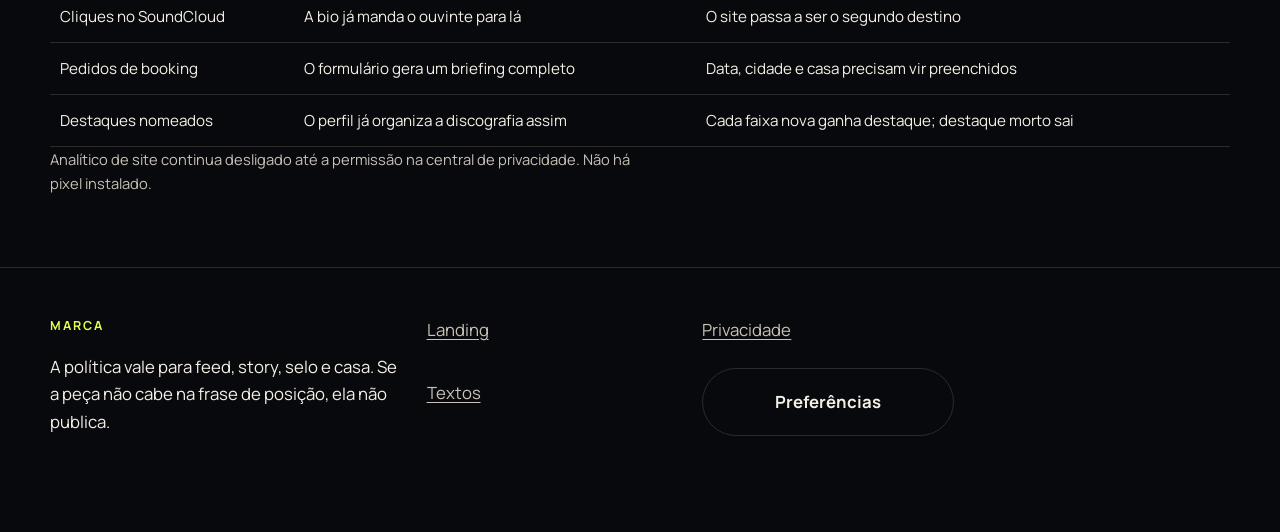
<file: campanhas.html>
<!DOCTYPE html>
<html lang="pt-BR">
<head>
  <meta charset="utf-8">
  <meta name="viewport" content="width=device-width, initial-scale=1">
  <title>Campanhas de posicionamento | DJ HardTech</title>
  <meta name="description" content="Política de posicionamento e engajamento do DJ HardTech no cenário eletrônico de Curitiba, a partir da leitura pública do Instagram.">
  <meta property="og:title" content="Campanhas | DJ HardTech">
  <meta property="og:description" content="Como a marca fala, o que publica e como mede a Nova Fase.">
  <meta property="og:image" content="assets/banner-hardtech.jpg">
  <link rel="icon" href="assets/favicon.svg" type="image/svg+xml">
  <link rel="stylesheet" href="css/styles.css">
</head>
<body>
  <a class="skip" href="#conteudo">Ir para o conteúdo</a>
  <header class="site-header">
    <div class="wrap">
      <a class="brand" href="index.html"><svg viewBox="0 0 40 40" aria-hidden="true"><rect width="40" height="40" rx="10" fill="#e4ff4a"/><path fill="#14160a" d="M11 10h5v7h8V10h5v20h-5v-8h-8v8h-5V10z"/></svg><span>HardTech</span></a>
      <button class="nav-toggle" type="button" data-nav-toggle aria-expanded="false" aria-controls="menu" aria-label="Abrir menu">
        <span class="nav-toggle-bars" aria-hidden="true"><span></span><span></span><span></span></span>
      </button>
      <nav class="nav" id="menu" data-nav aria-label="Principal">
        <a href="index.html">Início</a><a href="lp.html">LP Nova Fase</a><a href="discografia.html">Discografia</a><a href="agenda.html">Agenda e casas</a><a href="imprensa.html">Imprensa</a><a href="campanhas.html" aria-current="page">Campanhas</a><a href="contato.html">Booking</a>
      </nav>
    </div>
  </header>
  <main id="conteudo" class="section">
    <div class="wrap">
      <p class="eyebrow">Política de marca</p>
      <h1>Posição e engajamento.</h1>
      <p class="lede">Frase de posição: Tech House autoral de Curitiba, feito em duo, lançado em selo e tocado em set próprio. Tudo o que a comunicação promete precisa caber nessa frase.</p>
      <div data-photo-wall data-photo-layout="strip" data-photo-filter="all" style="margin:1.5rem 0" aria-label="Referência visual"></div>
      <section class="section">
        <h2>O que o perfil já ensina</h2>
        <p>Em 19 de outubro de 2026, @hardtech_dj mostrava cerca de 1.093 seguidores, 49 publicações e a bio com SoundCloud mais um segundo link. Sem login, a grade abriu 24 posts. A leitura dessas legendas define a política abaixo.</p>
        <div class="grid-3">
          <article class="card"><h3>Pergunta gera conversa</h3><p>Hotoven teve 129 comentários. Players perguntou “qual a sua favorita”. Savitar pediu o track favorito entre três. A política é fechar lançamento com uma pergunta de uma frase.</p></article>
          <article class="card"><h3>Família é o tom</h3><p>As legendas próprias agradecem casa, duo e equipe. “Zika”, “baile” e “sarro que voa” ficam no story. O feed de lançamento usa frase curta e o nome da faixa.</p></article>
          <article class="card"><h3>Prova antes de adjetivo</h3><p>Selo, catálogo e data vencem “o maior de Curitiba”. A prata do Park Art pode ser contada. Um line-up que a legenda não confirma, não.</p></article>
        </div>
      </section>

      <section>
        <h2>Pilares</h2>
        <div class="table-wrap">
          <table>
            <thead><tr><th>Pilar</th><th>Prova</th><th>Peça</th></tr></thead>
            <tbody>
              <tr><td>Autoral</td><td>Sets 100% autorais no SoundCloud</td><td>Corte de 20 segundos com o nome da faixa na tela</td></tr>
              <tr><td>Duo</td><td>Bullet Time na maioria dos EPs e nos B2B</td><td>Post conjunto, nunca só o logo de um lado</td></tr>
              <tr><td>Selo</td><td>Oito gravadoras na amostra</td><td>Capa do selo, catálogo quando existir, link na bio</td></tr>
              <tr><td>Capital</td><td>Park Art, Balance, Secret Groove, Play Music na cena</td><td>Cidade no texto, endereço só quando a casa publicar</td></tr>
              <tr><td>Ofício</td><td>“Cabeça erguida”, “trabalho duro”, Estúdio Mixar</td><td>Um bastidor por lançamento, sem diário infinito</td></tr>
            </tbody>
          </table>
        </div>
      </section>

      <section class="section">
        <h2>Mix de conteúdo</h2>
        <div class="grid-2">
          <article class="card"><h3>40% lançamento</h3><p>Capa, nome, selo, uma pergunta. Story com a arte 9:16. Destaque com o nome da faixa, como Get Down Low e Mind The Game já fazem.</p></article>
          <article class="card"><h3>30% pista</h3><p>Take curto de set autoral, crédito do fotógrafo @n.o.g.a.h e link do SoundCloud. Sem publicar line-up de terceiro como se fosse gig próprio.</p></article>
          <article class="card"><h3>20% estúdio</h3><p>Uma decisão da faixa: o grave do Bailão, o radio edit da Hotoven, o B2B com Bullet Time. Processo, não bastidor vazio.</p></article>
          <article class="card"><h3>10% cidade</h3><p>Curitiba como origem, não como limite. A Savitar apresentou o nome como talento brasileiro. A cidade abre a frase; o selo fecha.</p></article>
        </div>
      </section>

      <section>
        <h2>Regras de publicação</h2>
        <ul class="policy">
          <li>Um lançamento tem três peças: antecipação, dia de saída, recorte de pista na semana seguinte.</li>
          <li>Hashtags fixas, no fim: #techhouse #techhousemusic #groove #curitiba. Soltar #fy e #fyp só em vídeo curto.</li>
          <li>Marcar o selo, o duo e a casa. Não marcar dezena de perfil sem relação com a peça.</li>
          <li>Responder comentário de faixa nas primeiras horas. A pergunta da legenda só funciona se alguém devolve.</li>
          <li>Bio com duas saídas: SoundCloud e este site, quando o domínio estiver publicado. A bio já anuncia “e mais 1”.</li>
          <li>Spotify e Beatport entram na peça somente com o link da faixa. Enquanto não houver URL, o texto diz “procure HardTech no Beatport” e aponta o selo conhecido, como a Dacusan.</li>
          <li>Vida pessoal fica fora da campanha. O anel da bio não é argumento de booking.</li>
        </ul>
      </section>

      <section class="section">
        <h2>90 dias da Nova Fase</h2>
        <div class="timeline">
          <article><time>Dias 1–15</time><div><h3>Casa em ordem</h3><p>Publicar a landing, trocar o segundo link da bio, abrir o destaque Nova Fase e fixar a capa. Responder com a pergunta da faixa favorita.</p></div></article>
          <article><time>Dias 16–40</time><div><h3>Série de 13 cortes</h3><p>Um corte por faixa do programa, em dias alternados, sempre com selo e parceria. Duo com Bullet Time nos cortes compartilhados.</p></div></article>
          <article><time>Dias 41–70</time><div><h3>Pista da capital</h3><p>Levar a Nova Fase para a próxima data confirmada. Publicar set autoral no SoundCloud em até 72 horas, como já foi feito na Balance.</p></div></article>
          <article><time>Dias 71–90</time><div><h3>Imprensa e booking</h3><p>Enviar a bio média e a capa para casas da região e para os selos que já lançaram. Medir pedido de booking, saves e comentários, não só curtida.</p></div></article>
        </div>
      </section>

      <section>
        <h2>O que medir</h2>
        <div class="table-wrap">
          <table>
            <thead><tr><th>Sinal</th><th>Por quê</th><th>Leitura honesta</th></tr></thead>
            <tbody>
              <tr><td>Comentários em lançamento</td><td>É o que já separa Hotoven e Players do post mudo</td><td>Meta de campanha: pergunta respondida, não vaidade de seguidor</td></tr>
              <tr><td>Cliques no SoundCloud</td><td>A bio já manda o ouvinte para lá</td><td>O site passa a ser o segundo destino</td></tr>
              <tr><td>Pedidos de booking</td><td>O formulário gera um briefing completo</td><td>Data, cidade e casa precisam vir preenchidos</td></tr>
              <tr><td>Destaques nomeados</td><td>O perfil já organiza a discografia assim</td><td>Cada faixa nova ganha destaque; destaque morto sai</td></tr>
            </tbody>
          </table>
        </div>
        <p class="note">Analítico de site continua desligado até a permissão na central de privacidade. Não há pixel instalado.</p>
      </section>
    </div>
  </main>
  <footer class="site-footer"><div class="wrap footer-grid"><div><p class="eyebrow">Marca</p><p>A política vale para feed, story, selo e casa. Se a peça não cabe na frase de posição, ela não publica.</p></div><div class="link-list"><a href="lp.html">Landing</a><a href="imprensa.html">Textos</a></div><div class="link-list"><a href="privacidade.html">Privacidade</a><button class="btn ghost" type="button" data-open-consent>Preferências</button></div><div></div></div></footer>
  <script src="js/site.js"></script>
  <script src="js/gallery.js"></script>
</body>
</html>
</file>
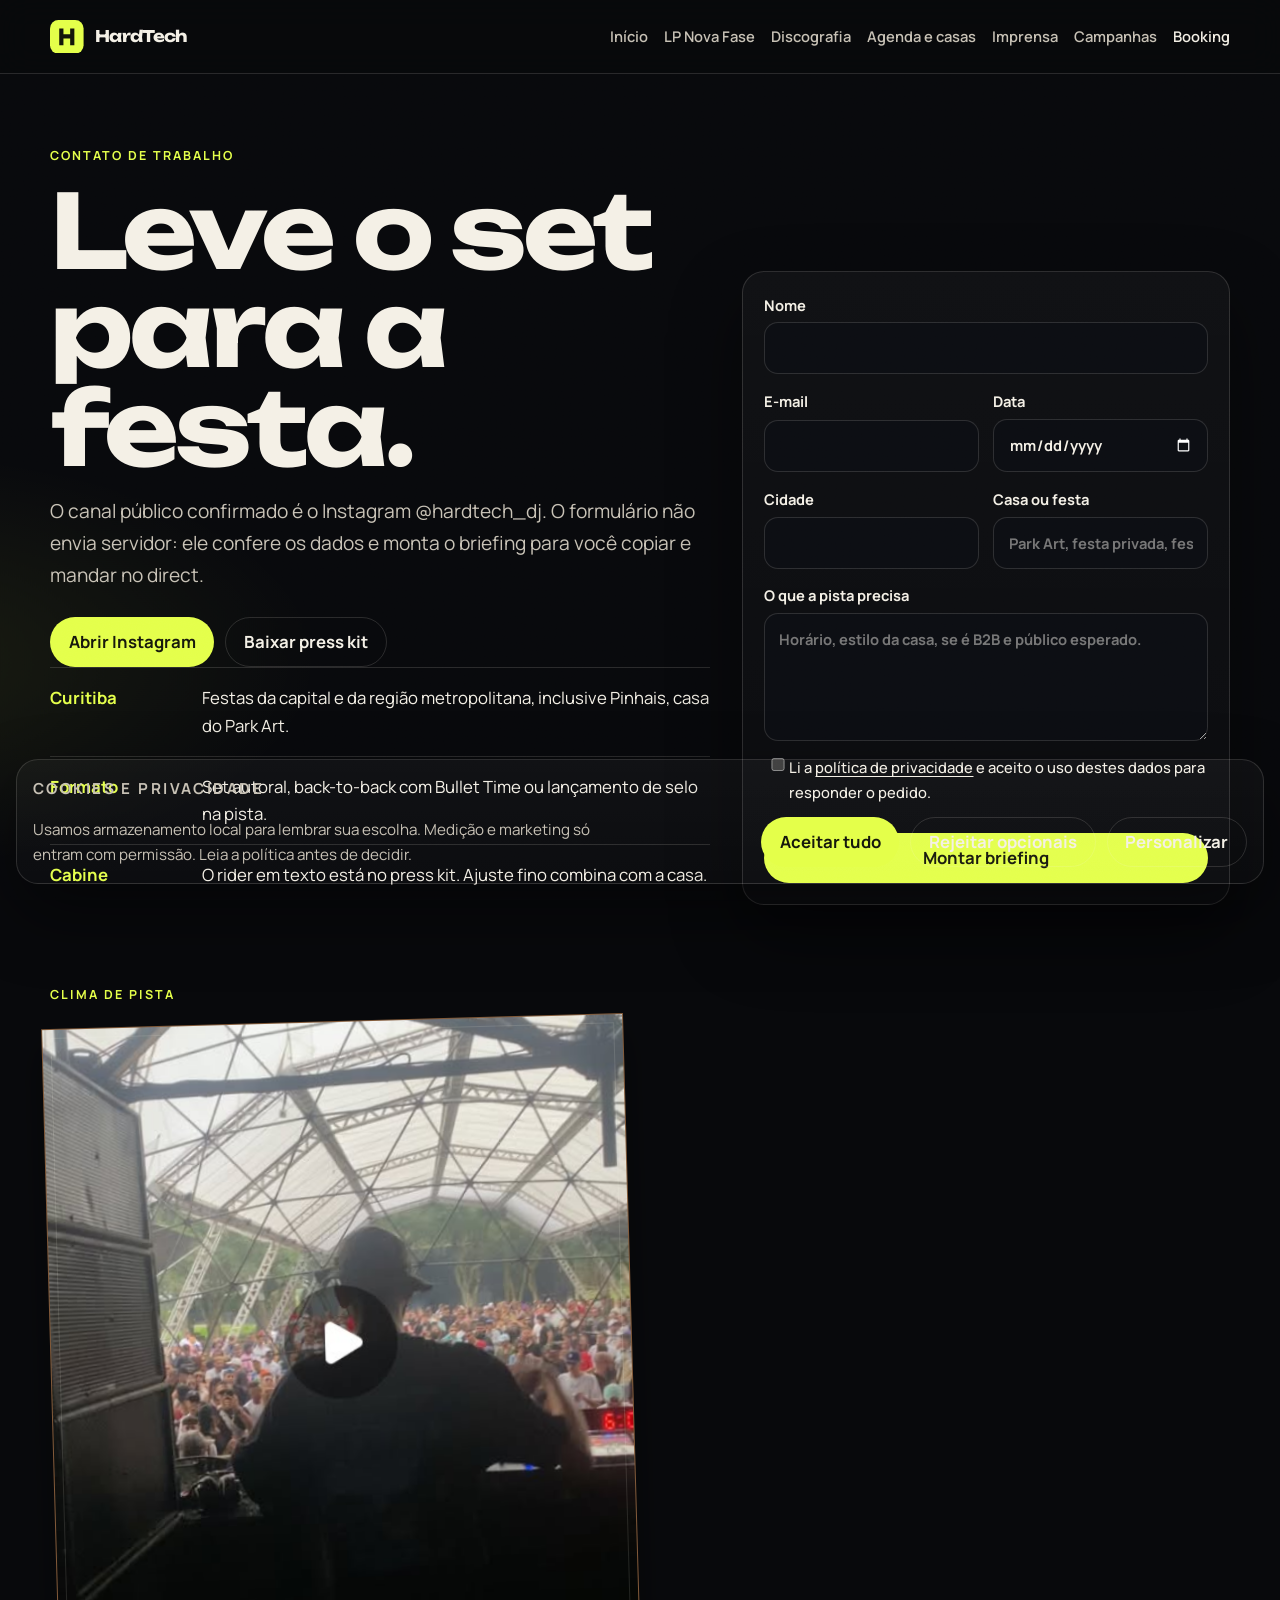
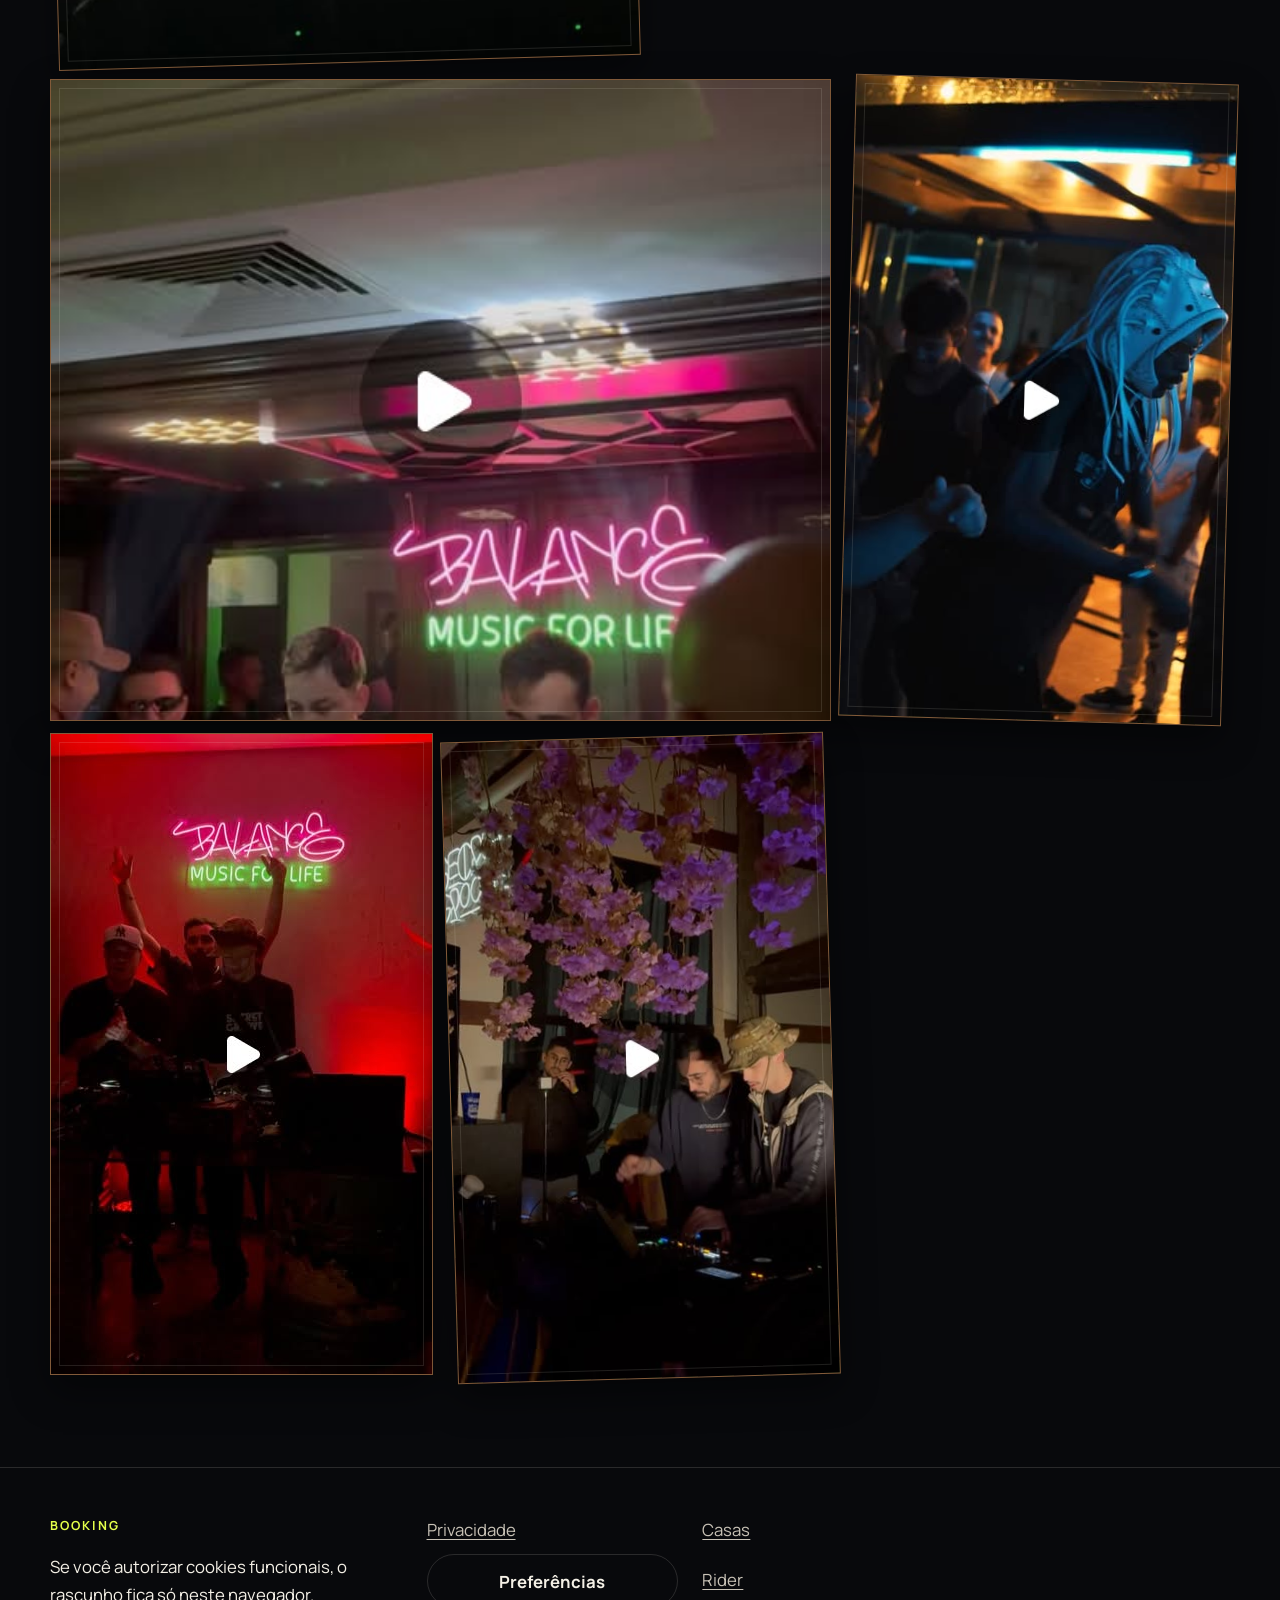
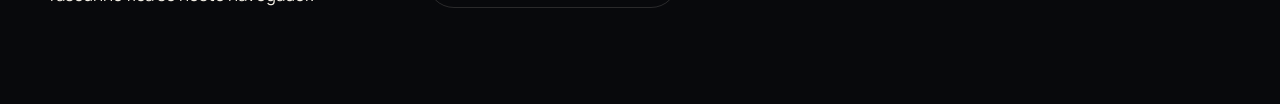
<file: contato.html>
<!DOCTYPE html>
<html lang="pt-BR">
<head>
  <meta charset="utf-8">
  <meta name="viewport" content="width=device-width, initial-scale=1">
  <title>Booking | DJ HardTech</title>
  <meta name="description" content="Peça DJ HardTech para festas em Curitiba e região. O formulário monta o briefing de booking para enviar no Instagram.">
  <meta property="og:title" content="Booking | DJ HardTech">
  <meta property="og:description" content="Data, casa e cidade para levar o Tech House autoral à pista.">
  <meta property="og:image" content="assets/banner-hardtech.jpg">
  <link rel="icon" href="assets/favicon.svg" type="image/svg+xml">
  <link rel="stylesheet" href="css/styles.css">
</head>
<body>
  <a class="skip" href="#conteudo">Ir para o conteúdo</a>
  <header class="site-header">
    <div class="wrap">
      <a class="brand" href="index.html"><svg viewBox="0 0 40 40" aria-hidden="true"><rect width="40" height="40" rx="10" fill="#e4ff4a"/><path fill="#14160a" d="M11 10h5v7h8V10h5v20h-5v-8h-8v8h-5V10z"/></svg><span>HardTech</span></a>
      <button class="nav-toggle" type="button" data-nav-toggle aria-expanded="false" aria-controls="menu" aria-label="Abrir menu">
        <span class="nav-toggle-bars" aria-hidden="true"><span></span><span></span><span></span></span>
      </button>
      <nav class="nav" id="menu" data-nav aria-label="Principal">
        <a href="index.html">Início</a><a href="lp.html">LP Nova Fase</a><a href="discografia.html">Discografia</a><a href="agenda.html">Agenda e casas</a><a href="imprensa.html">Imprensa</a><a href="campanhas.html">Campanhas</a><a href="contato.html" aria-current="page">Booking</a>
      </nav>
    </div>
  </header>
  <main id="conteudo" class="section">
    <div class="wrap split">
      <div>
        <p class="eyebrow">Contato de trabalho</p>
        <h1>Leve o set para a festa.</h1>
        <p class="lede">O canal público confirmado é o Instagram @hardtech_dj. O formulário não envia servidor: ele confere os dados e monta o briefing para você copiar e mandar no direct.</p>
        <div class="actions">
          <a class="btn" href="https://www.instagram.com/hardtech_dj/" rel="noopener noreferrer">Abrir Instagram</a>
          <a class="btn ghost" href="imprensa.html">Baixar press kit</a>
        </div>
        <div class="timeline">
          <article><time>Curitiba</time><p>Festas da capital e da região metropolitana, inclusive Pinhais, casa do Park Art.</p></article>
          <article><time>Formato</time><p>Set autoral, back-to-back com Bullet Time ou lançamento de selo na pista.</p></article>
          <article><time>Cabine</time><p>O rider em texto está no press kit. Ajuste fino combina com a casa.</p></article>
        </div>
      </div>
      <form class="form" data-booking novalidate>
        <div class="fields">
          <label>Nome <input name="nome" autocomplete="name" required></label>
          <div class="fields two">
            <label>E-mail <input name="email" type="email" autocomplete="email" required></label>
            <label>Data <input name="data" type="date" required></label>
          </div>
          <div class="fields two">
            <label>Cidade <input name="cidade" autocomplete="address-level2" required></label>
            <label>Casa ou festa <input name="casa" placeholder="Park Art, festa privada, festival"></label>
          </div>
          <label>O que a pista precisa <textarea name="mensagem" required placeholder="Horário, estilo da casa, se é B2B e público esperado."></textarea></label>
          <label class="check"><input type="checkbox" name="consent" value="sim" required> <span>Li a <a href="privacidade.html">política de privacidade</a> e aceito o uso destes dados para responder o pedido.</span></label>
          <p class="error" data-form-error role="alert"></p>
          <button class="btn" type="submit">Montar briefing</button>
          <div class="success" data-form-success>
            <p>Briefing pronto. Copie e envie no Instagram. Nenhum e-mail saiu sozinho deste site.</p>
            <pre data-brief></pre>
            <button class="btn ghost" type="button" data-copy="[data-brief]">Copiar briefing</button>
          </div>
        </div>
      </form>
    </div>
    <div class="wrap section-photos" style="margin-top:3rem">
      <p class="eyebrow">Clima de pista</p>
      <div data-photo-wall data-photo-ids="palco-sonho,balance-set,b2b-reel,balance-baile,secret-groove" data-photo-compact="true"></div>
    </div>
  </main>
  <footer class="site-footer"><div class="wrap footer-grid"><div><p class="eyebrow">Booking</p><p>Se você autorizar cookies funcionais, o rascunho fica só neste navegador.</p></div><div class="link-list"><a href="privacidade.html">Privacidade</a><button class="btn ghost" type="button" data-open-consent>Preferências</button></div><div class="link-list"><a href="agenda.html">Casas</a><a href="press/rider.txt" download>Rider</a></div><div></div></div></footer>
  <script src="js/site.js"></script>
  <script src="js/gallery.js"></script>
</body>
</html>
</file>
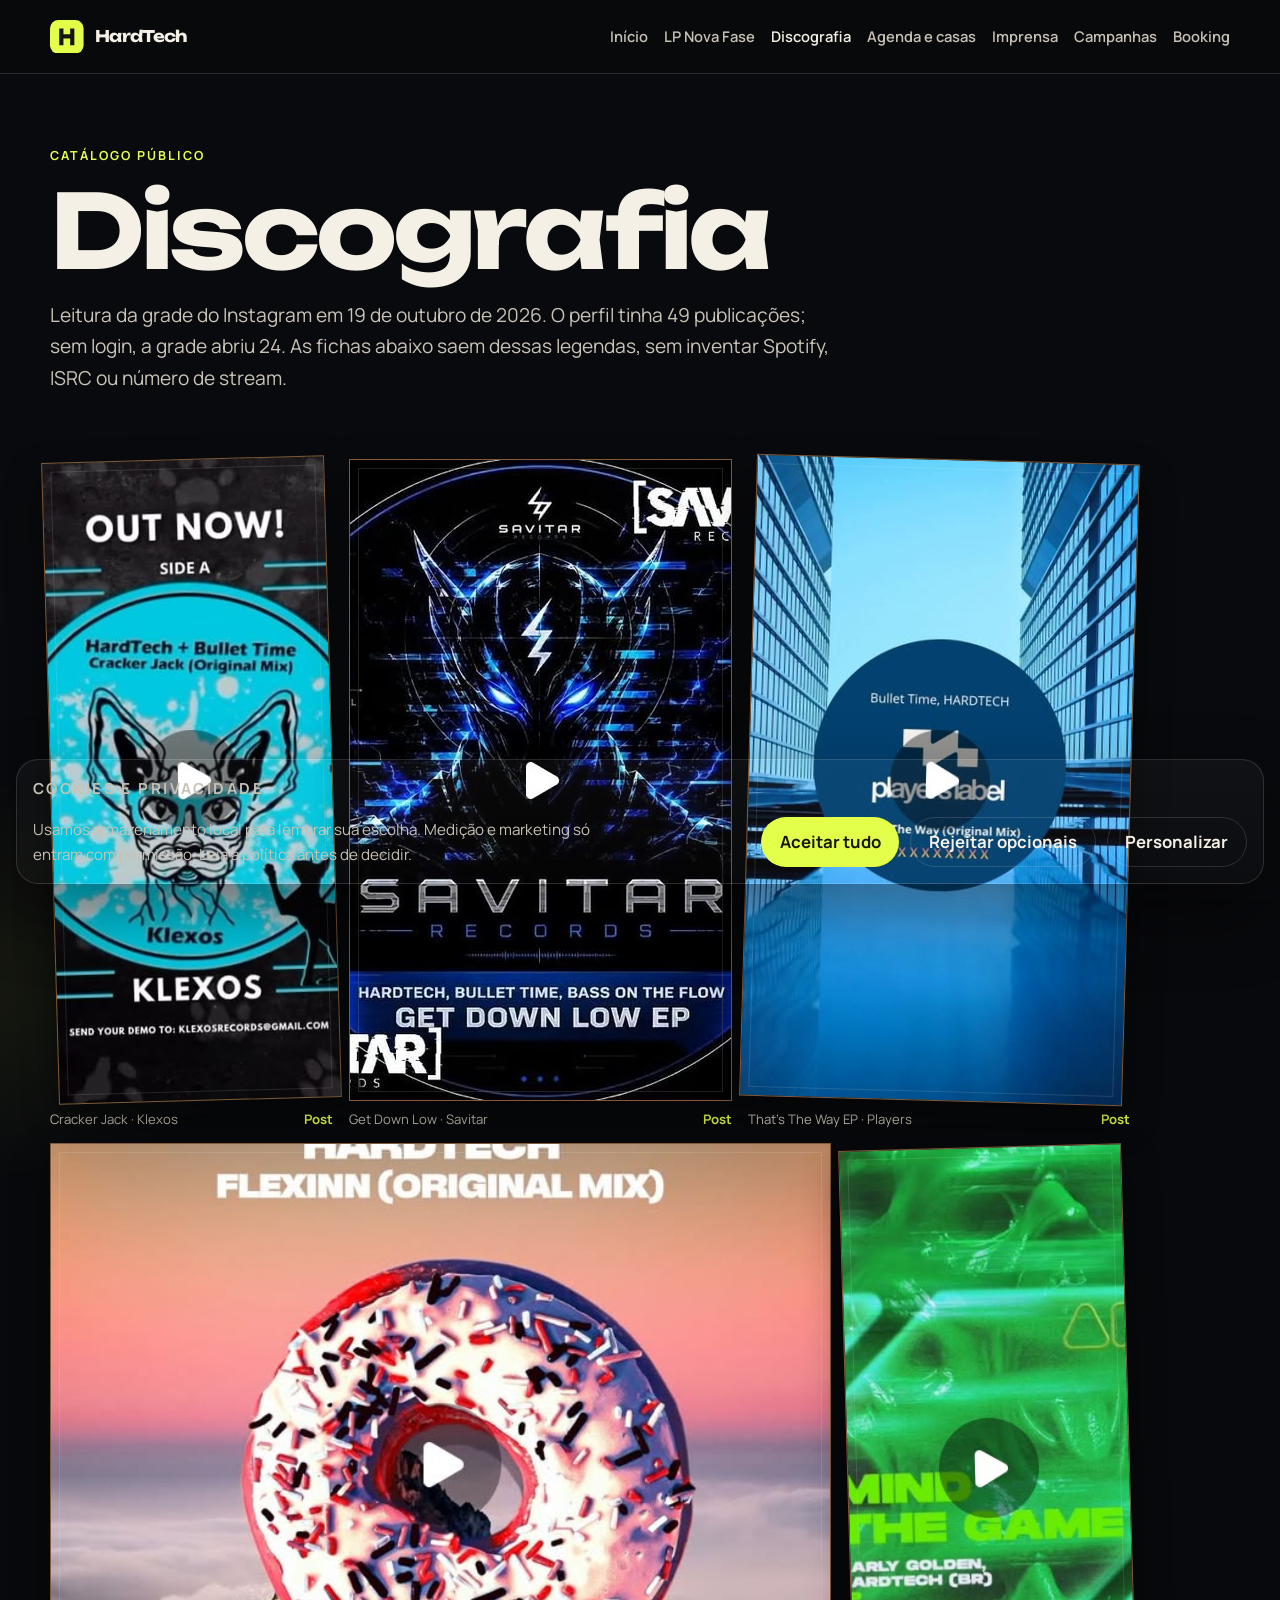
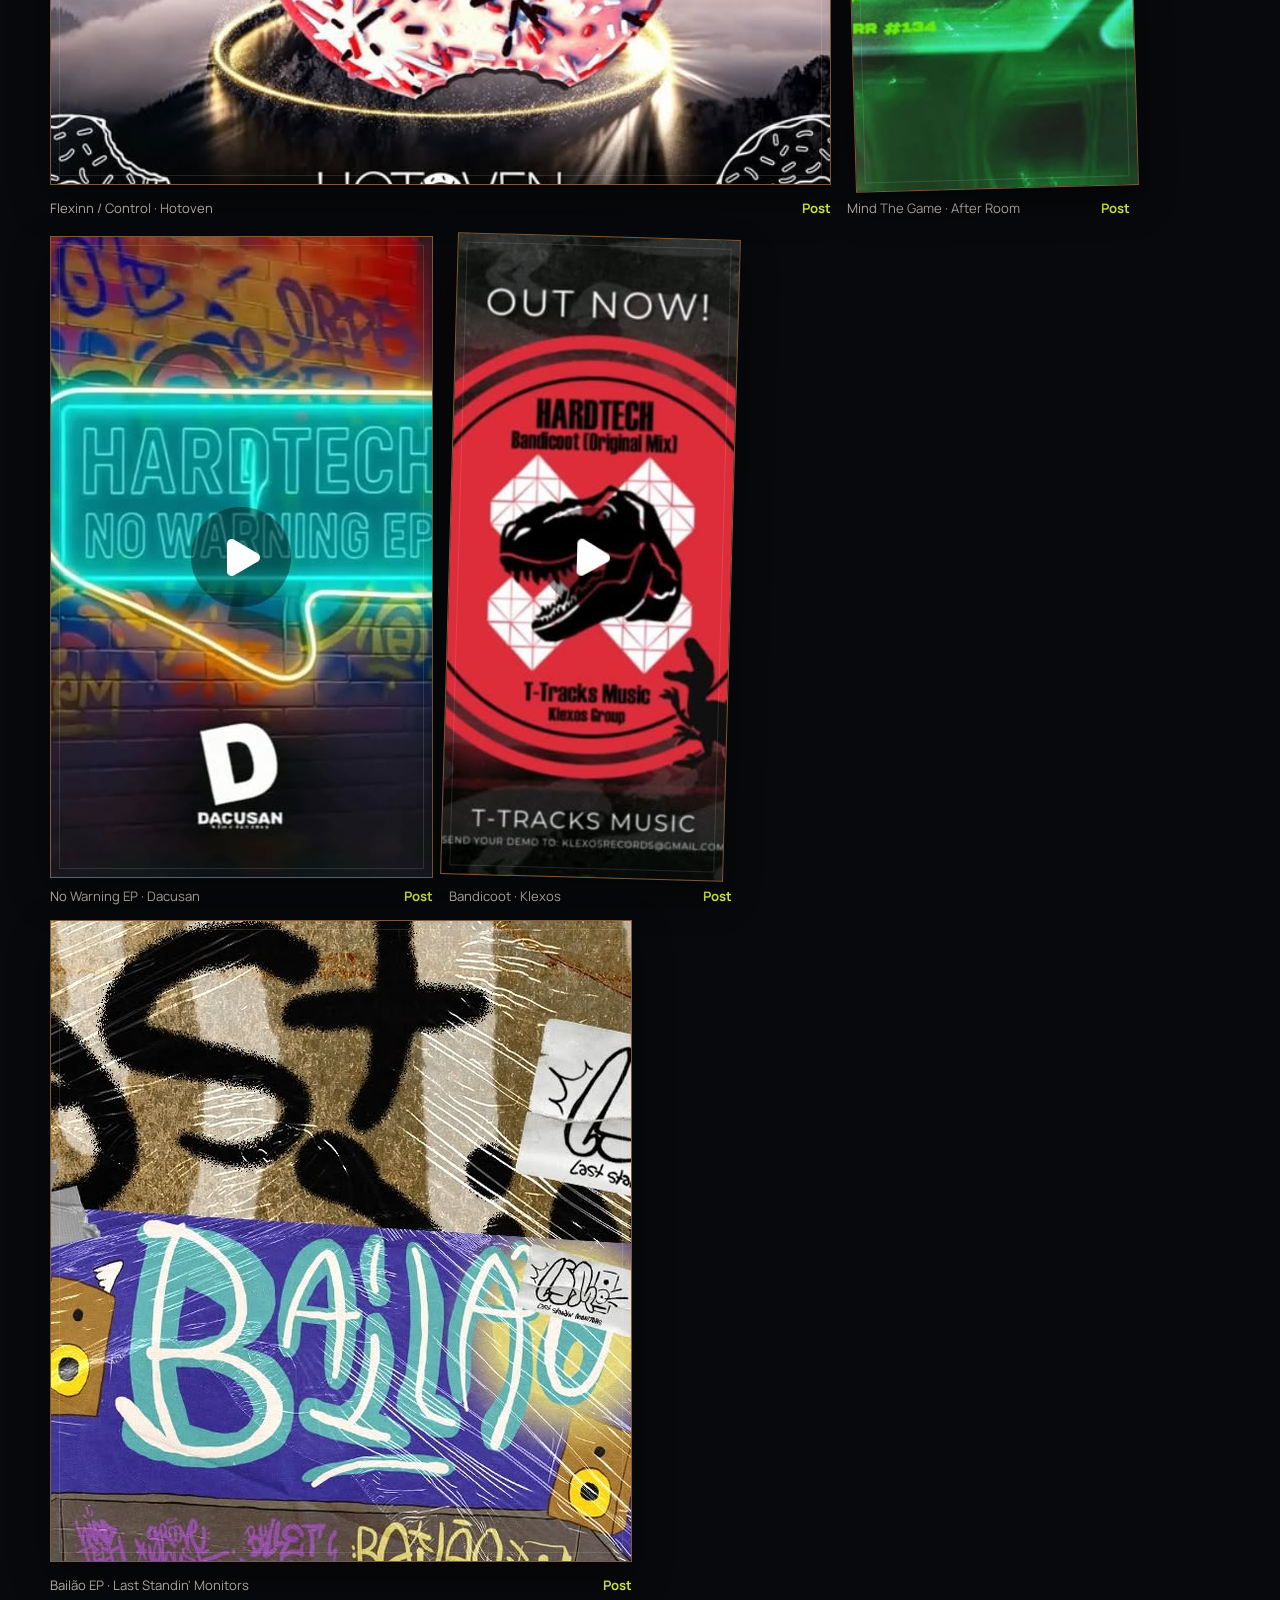
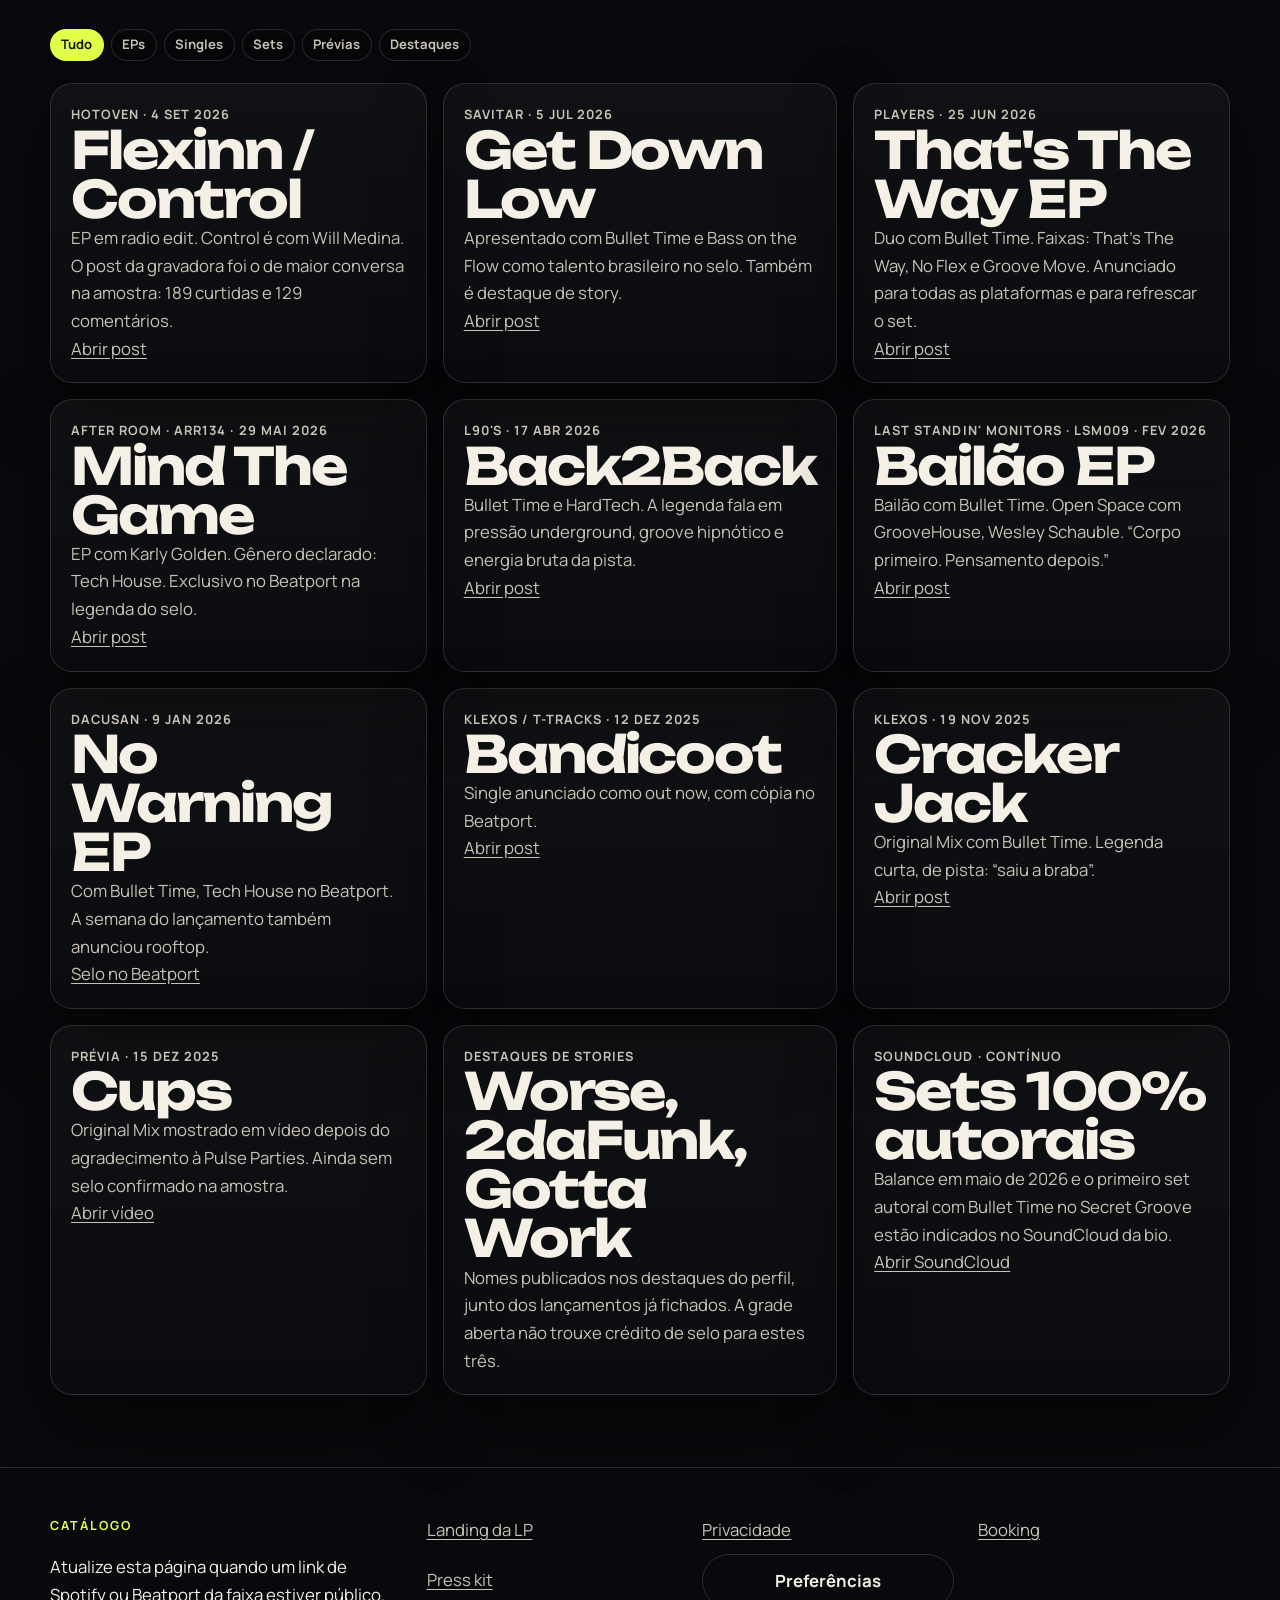
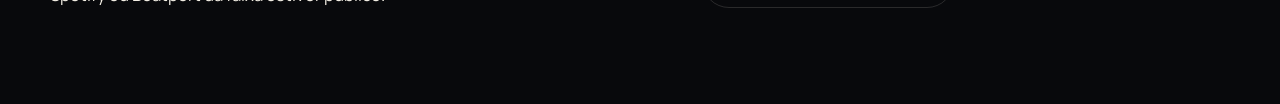
<file: discografia.html>
<!DOCTYPE html>
<html lang="pt-BR">
<head>
  <meta charset="utf-8">
  <meta name="viewport" content="width=device-width, initial-scale=1">
  <title>Discografia | DJ HardTech</title>
  <meta name="description" content="Ficha pública da discografia de DJ HardTech: EPs, singles e prévias em Dacusan, Players, After Room, Savitar, Hotoven, Klexos, L90's e Last Standin' Monitors.">
  <meta property="og:title" content="Discografia | DJ HardTech">
  <meta property="og:description" content="Tech House lançado em selo, com data, parceria e link do post.">
  <meta property="og:image" content="assets/banner-hardtech.jpg">
  <link rel="icon" href="assets/favicon.svg" type="image/svg+xml">
  <link rel="stylesheet" href="css/styles.css">
</head>
<body>
  <a class="skip" href="#conteudo">Ir para o conteúdo</a>
  <header class="site-header">
    <div class="wrap">
      <a class="brand" href="index.html"><svg viewBox="0 0 40 40" aria-hidden="true"><rect width="40" height="40" rx="10" fill="#e4ff4a"/><path fill="#14160a" d="M11 10h5v7h8V10h5v20h-5v-8h-8v8h-5V10z"/></svg><span>HardTech</span></a>
      <button class="nav-toggle" type="button" data-nav-toggle aria-expanded="false" aria-controls="menu" aria-label="Abrir menu">
        <span class="nav-toggle-bars" aria-hidden="true"><span></span><span></span><span></span></span>
      </button>
      <nav class="nav" id="menu" data-nav aria-label="Principal">
        <a href="index.html">Início</a><a href="lp.html">LP Nova Fase</a><a href="discografia.html" aria-current="page">Discografia</a><a href="agenda.html">Agenda e casas</a><a href="imprensa.html">Imprensa</a><a href="campanhas.html">Campanhas</a><a href="contato.html">Booking</a>
      </nav>
    </div>
  </header>
  <main id="conteudo" class="section">
    <div class="wrap">
      <p class="eyebrow">Catálogo público</p>
      <h1>Discografia</h1>
      <p class="lede">Leitura da grade do Instagram em 19 de outubro de 2026. O perfil tinha 49 publicações; sem login, a grade abriu 24. As fichas abaixo saem dessas legendas, sem inventar Spotify, ISRC ou número de stream.</p>
      <div class="section-photos" style="margin:2rem 0" data-photo-wall data-photo-filter="selo" aria-label="Capas de lançamento"></div>
      <div class="filters" data-filters>
        <button type="button" data-filter="todos" aria-pressed="true">Tudo</button>
        <button type="button" data-filter="ep" aria-pressed="false">EPs</button>
        <button type="button" data-filter="single" aria-pressed="false">Singles</button>
        <button type="button" data-filter="set" aria-pressed="false">Sets</button>
        <button type="button" data-filter="previa" aria-pressed="false">Prévias</button>
        <button type="button" data-filter="story" aria-pressed="false">Destaques</button>
      </div>
      <div class="release-grid">
        <article class="card" data-kind="ep">
          <p class="kicker">Hotoven · 4 set 2026</p>
          <h2>Flexinn / Control</h2>
          <p>EP em radio edit. Control é com Will Medina. O post da gravadora foi o de maior conversa na amostra: 189 curtidas e 129 comentários.</p>
          <p><a href="https://www.instagram.com/hotovenrecords/p/Dc4LeuLlpHJ/" rel="noopener noreferrer">Abrir post</a></p>
        </article>
        <article class="card" data-kind="single">
          <p class="kicker">Savitar · 5 jul 2026</p>
          <h2>Get Down Low</h2>
          <p>Apresentado com Bullet Time e Bass on the Flow como talento brasileiro no selo. Também é destaque de story.</p>
          <p><a href="https://www.instagram.com/savitar_records/p/DabZN7vjvjz/" rel="noopener noreferrer">Abrir post</a></p>
        </article>
        <article class="card" data-kind="ep">
          <p class="kicker">Players · 25 jun 2026</p>
          <h2>That's The Way EP</h2>
          <p>Duo com Bullet Time. Faixas: That's The Way, No Flex e Groove Move. Anunciado para todas as plataformas e para refrescar o set.</p>
          <p><a href="https://www.instagram.com/playerslabel/p/DaDM05LGPRB/" rel="noopener noreferrer">Abrir post</a></p>
        </article>
        <article class="card" data-kind="ep">
          <p class="kicker">After Room · ARR134 · 29 mai 2026</p>
          <h2>Mind The Game</h2>
          <p>EP com Karly Golden. Gênero declarado: Tech House. Exclusivo no Beatport na legenda do selo.</p>
          <p><a href="https://www.instagram.com/afterroomrecords/p/DY68s7uETnw/" rel="noopener noreferrer">Abrir post</a></p>
        </article>
        <article class="card" data-kind="single">
          <p class="kicker">L90's · 17 abr 2026</p>
          <h2>Back2Back</h2>
          <p>Bullet Time e HardTech. A legenda fala em pressão underground, groove hipnótico e energia bruta da pista.</p>
          <p><a href="https://www.instagram.com/l90srecords/reel/DXPVavPkYpi/" rel="noopener noreferrer">Abrir post</a></p>
        </article>
        <article class="card" data-kind="ep">
          <p class="kicker">Last Standin' Monitors · LSM009 · fev 2026</p>
          <h2>Bailão EP</h2>
          <p>Bailão com Bullet Time. Open Space com GrooveHouse, Wesley Schauble. “Corpo primeiro. Pensamento depois.”</p>
          <p><a href="https://www.instagram.com/laststandinmonitors/p/DUmI6fZCM4q/" rel="noopener noreferrer">Abrir post</a></p>
        </article>
        <article class="card" data-kind="ep">
          <p class="kicker">Dacusan · 9 jan 2026</p>
          <h2>No Warning EP</h2>
          <p>Com Bullet Time, Tech House no Beatport. A semana do lançamento também anunciou rooftop.</p>
          <p><a href="https://www.beatport.com/label/dacusan/56381" rel="noopener noreferrer">Selo no Beatport</a></p>
        </article>
        <article class="card" data-kind="single">
          <p class="kicker">Klexos / T-Tracks · 12 dez 2025</p>
          <h2>Bandicoot</h2>
          <p>Single anunciado como out now, com cópia no Beatport.</p>
          <p><a href="https://www.instagram.com/klexosrecordsgroup/p/DSKghT6DfBc/" rel="noopener noreferrer">Abrir post</a></p>
        </article>
        <article class="card" data-kind="single">
          <p class="kicker">Klexos · 19 nov 2025</p>
          <h2>Cracker Jack</h2>
          <p>Original Mix com Bullet Time. Legenda curta, de pista: “saiu a braba”.</p>
          <p><a href="https://www.instagram.com/hardtech_dj/reel/DRPP3k8jfZV/" rel="noopener noreferrer">Abrir post</a></p>
        </article>
        <article class="card" data-kind="previa">
          <p class="kicker">Prévia · 15 dez 2025</p>
          <h2>Cups</h2>
          <p>Original Mix mostrado em vídeo depois do agradecimento à Pulse Parties. Ainda sem selo confirmado na amostra.</p>
          <p><a href="https://www.instagram.com/hardtech_dj/reel/DSTlDW6DfGs/" rel="noopener noreferrer">Abrir vídeo</a></p>
        </article>
        <article class="card" data-kind="story">
          <p class="kicker">Destaques de stories</p>
          <h2>Worse, 2daFunk, Gotta Work</h2>
          <p>Nomes publicados nos destaques do perfil, junto dos lançamentos já fichados. A grade aberta não trouxe crédito de selo para estes três.</p>
        </article>
        <article class="card" data-kind="set">
          <p class="kicker">SoundCloud · contínuo</p>
          <h2>Sets 100% autorais</h2>
          <p>Balance em maio de 2026 e o primeiro set autoral com Bullet Time no Secret Groove estão indicados no SoundCloud da bio.</p>
          <p><a href="https://on.soundcloud.com/ih6ReDRaZpVek1XXA" rel="noopener noreferrer">Abrir SoundCloud</a></p>
        </article>
      </div>
    </div>
  </main>
  <footer class="site-footer"><div class="wrap footer-grid"><div><p class="eyebrow">Catálogo</p><p>Atualize esta página quando um link de Spotify ou Beatport da faixa estiver público.</p></div><div class="link-list"><a href="lp.html">Landing da LP</a><a href="imprensa.html">Press kit</a></div><div class="link-list"><a href="privacidade.html">Privacidade</a><button class="btn ghost" type="button" data-open-consent>Preferências</button></div><div class="link-list"><a href="contato.html">Booking</a></div></div></footer>
  <script src="js/site.js"></script>
  <script src="js/gallery.js"></script>
</body>
</html>
</file>
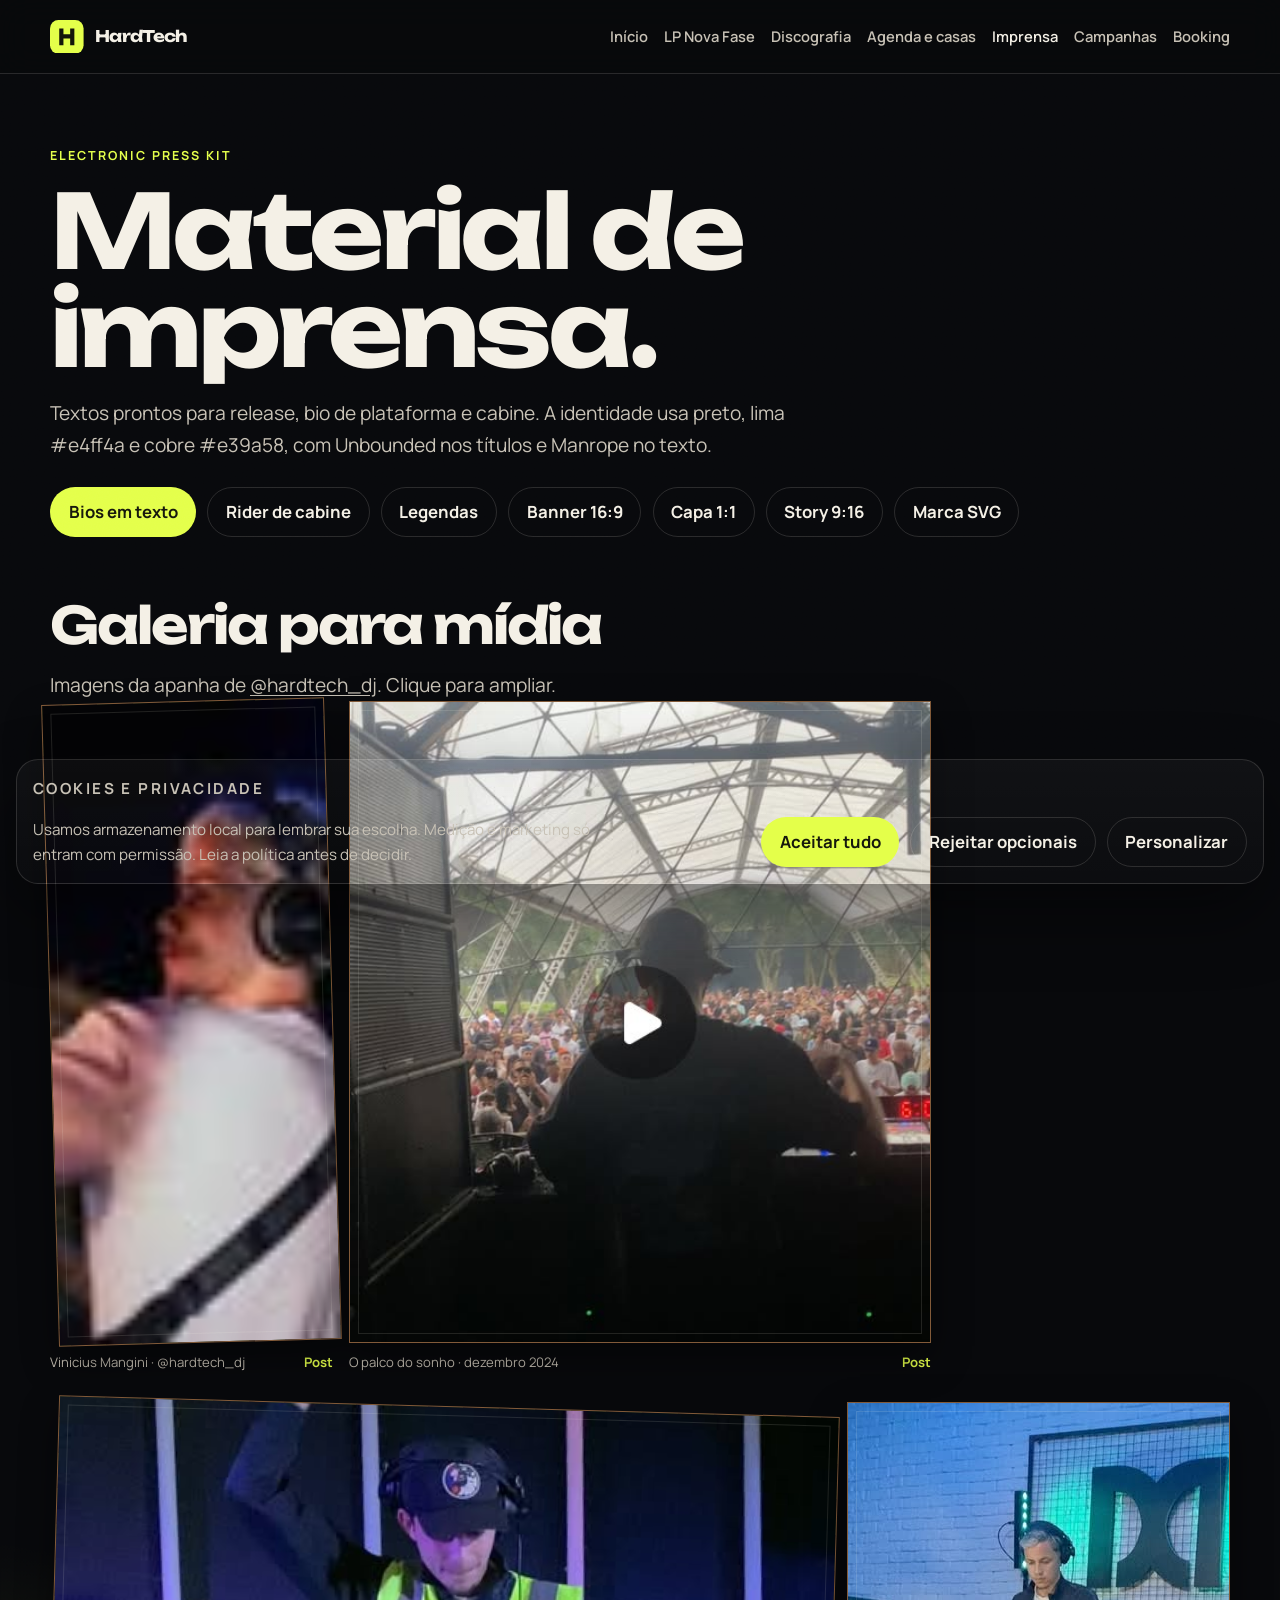
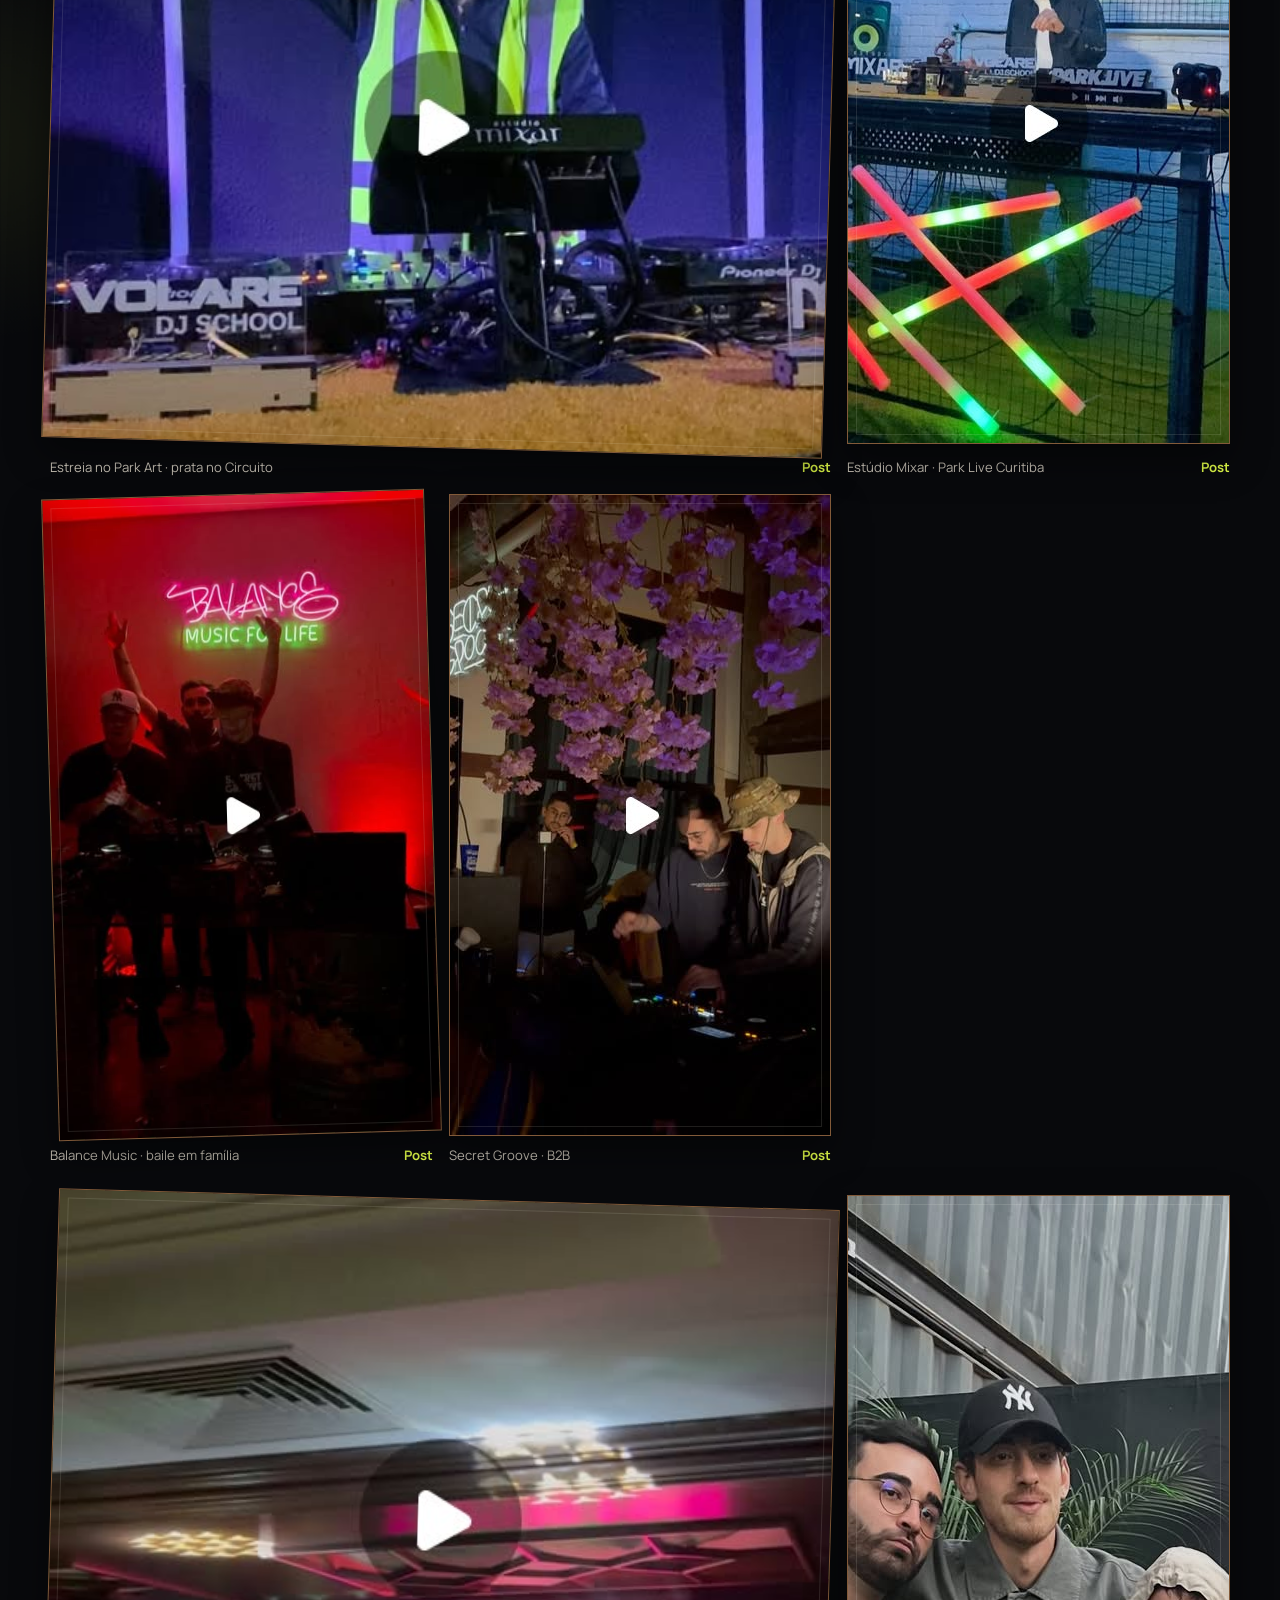
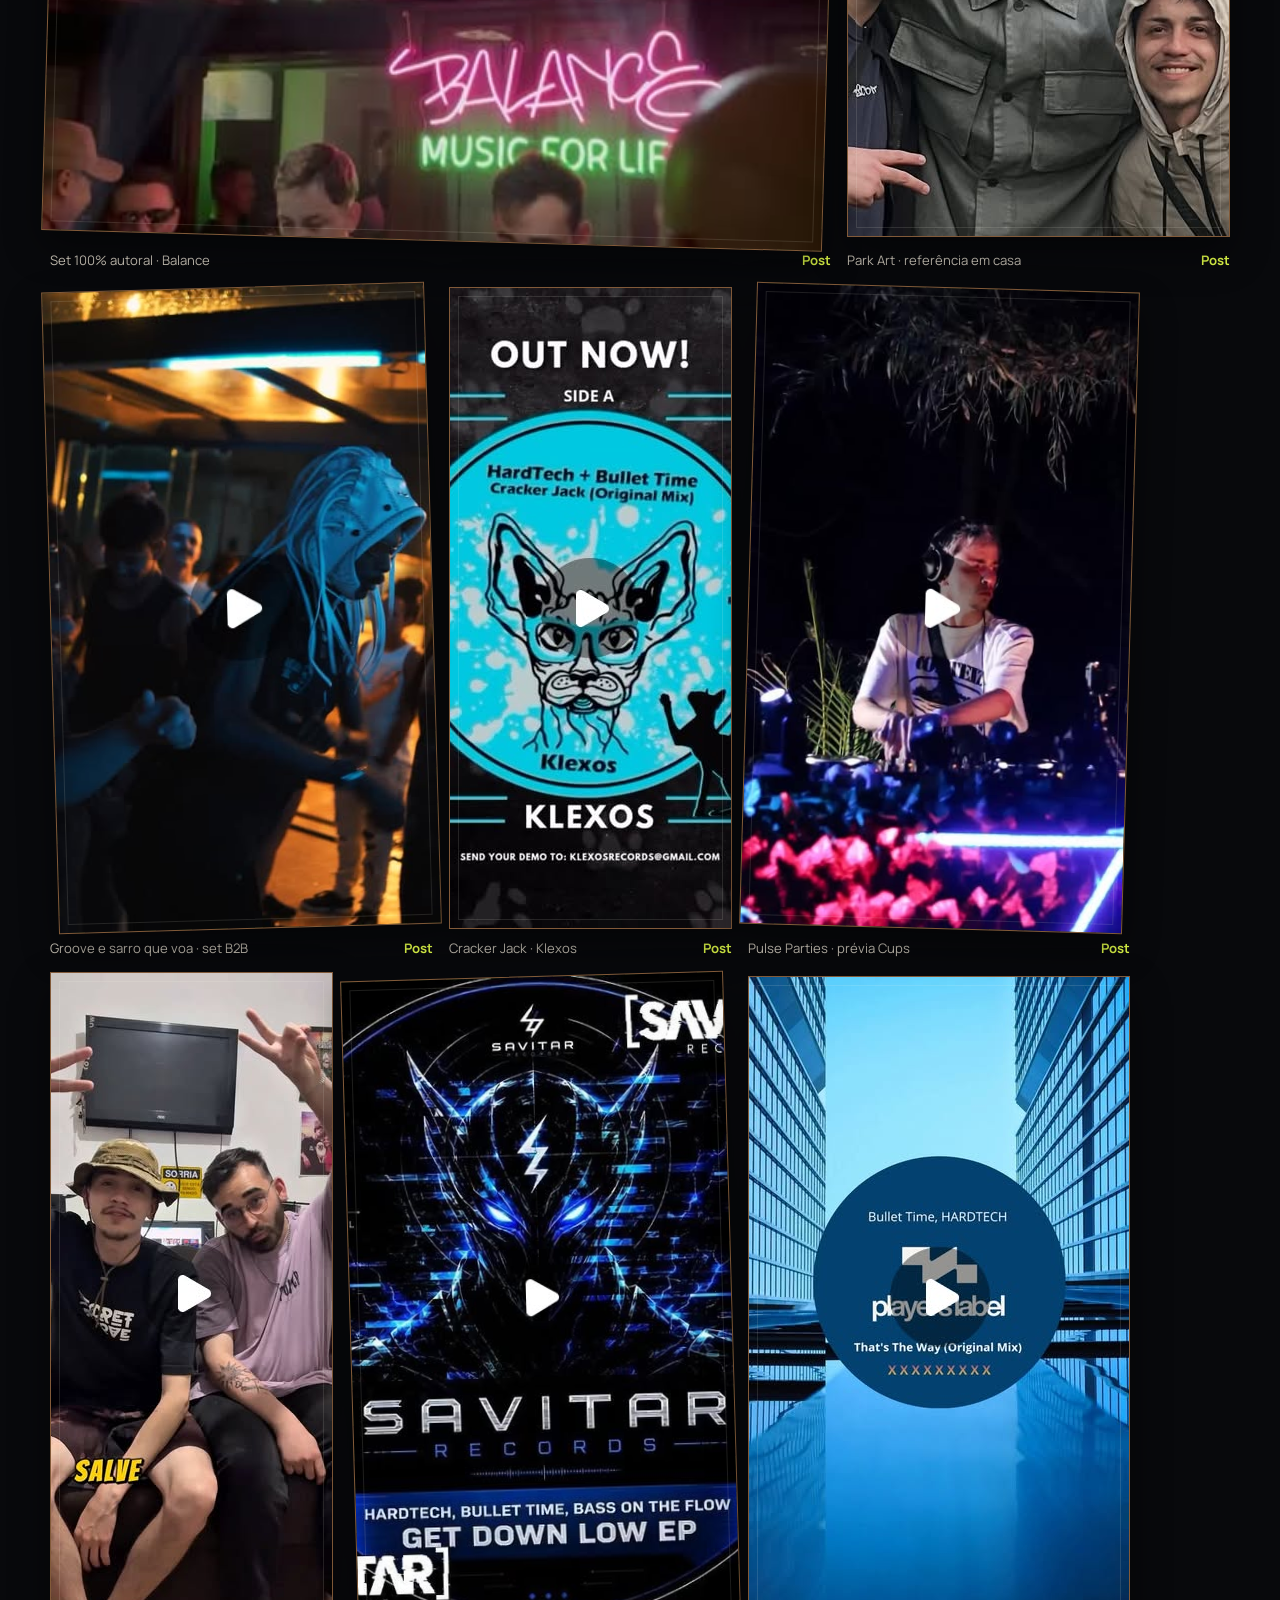
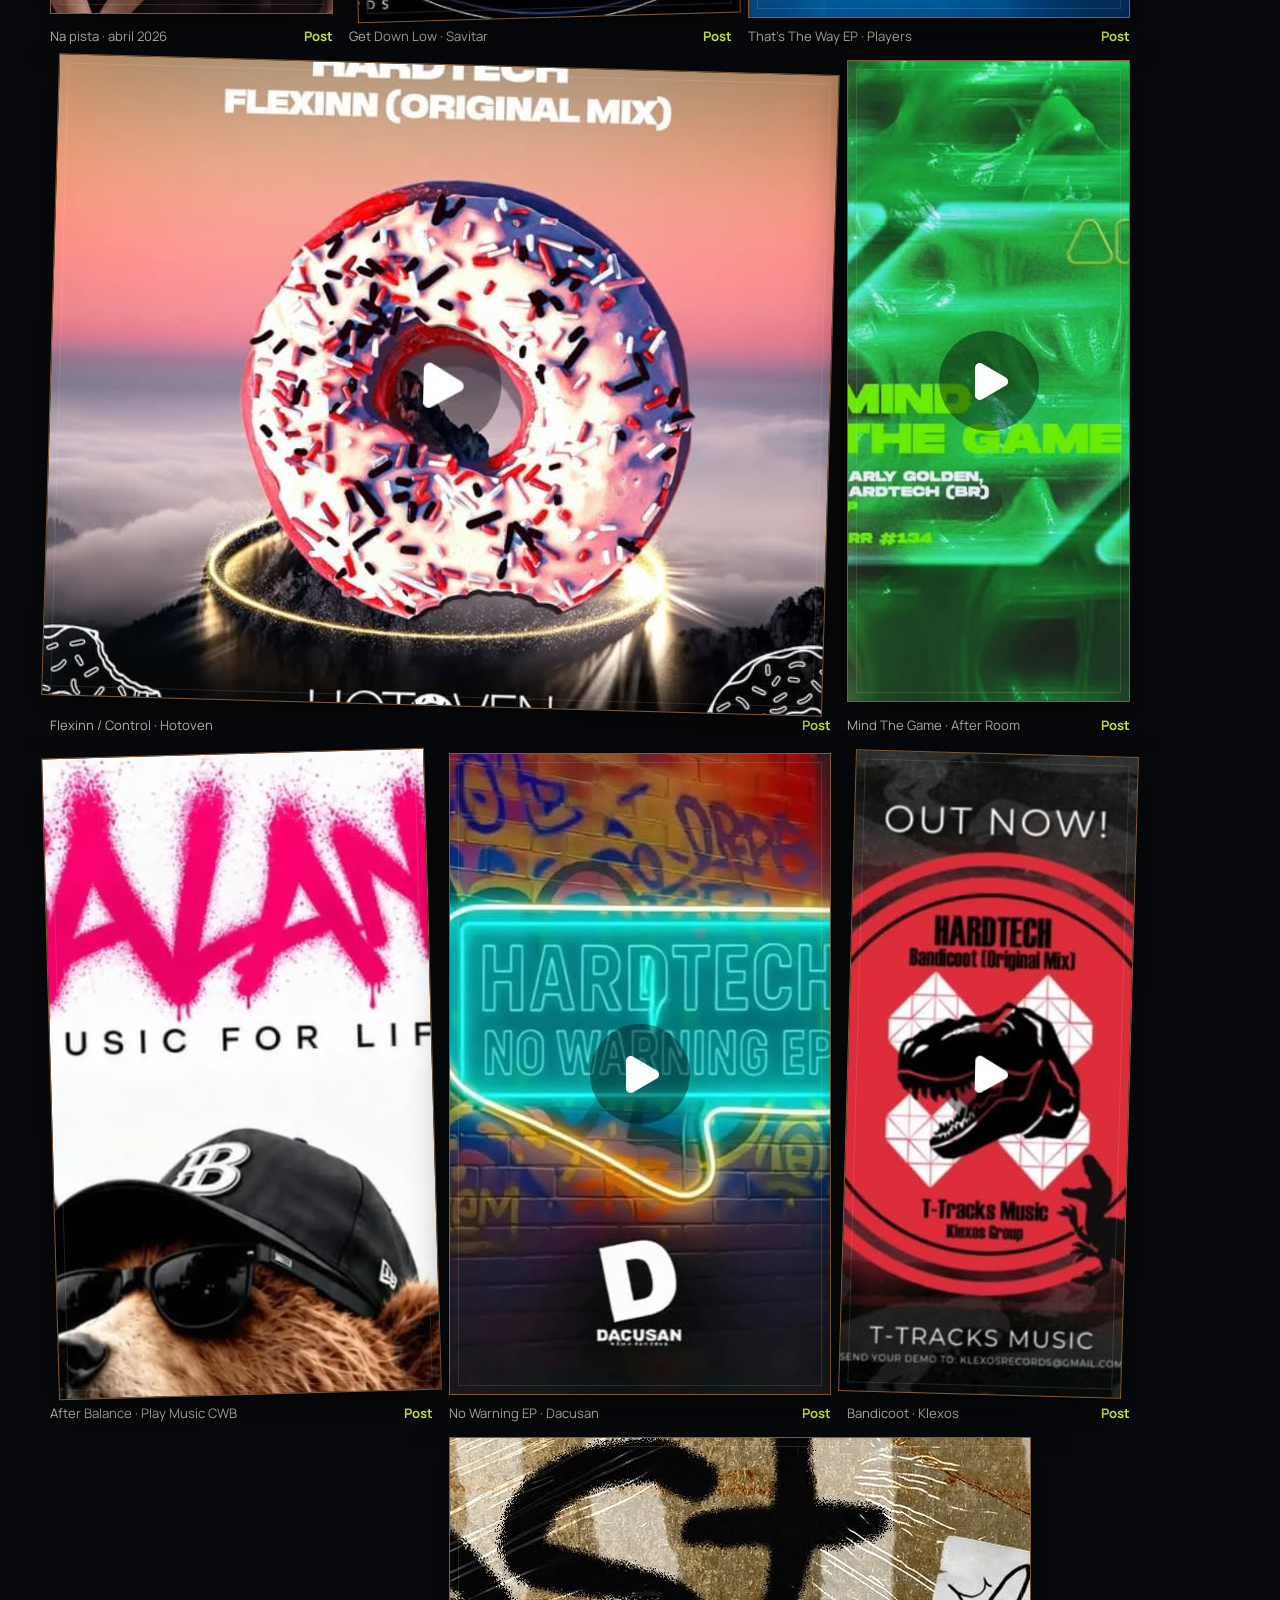
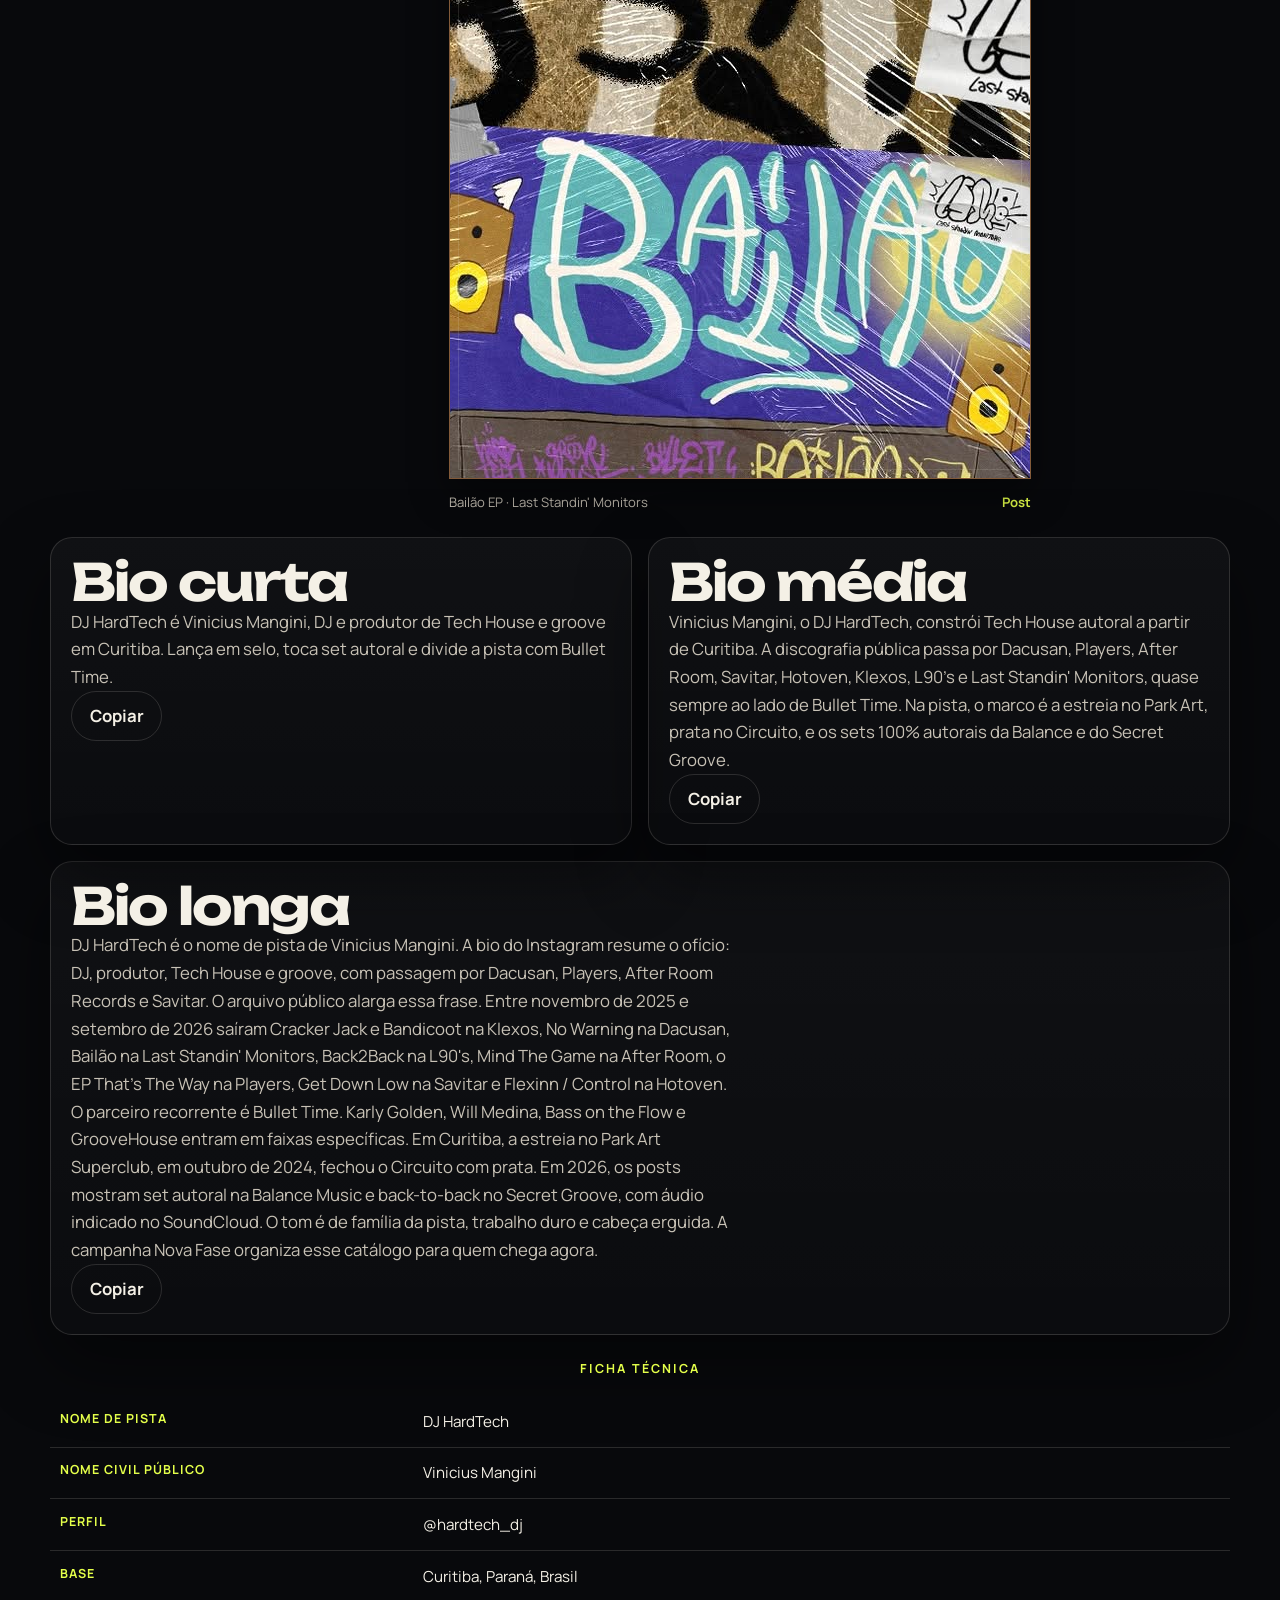
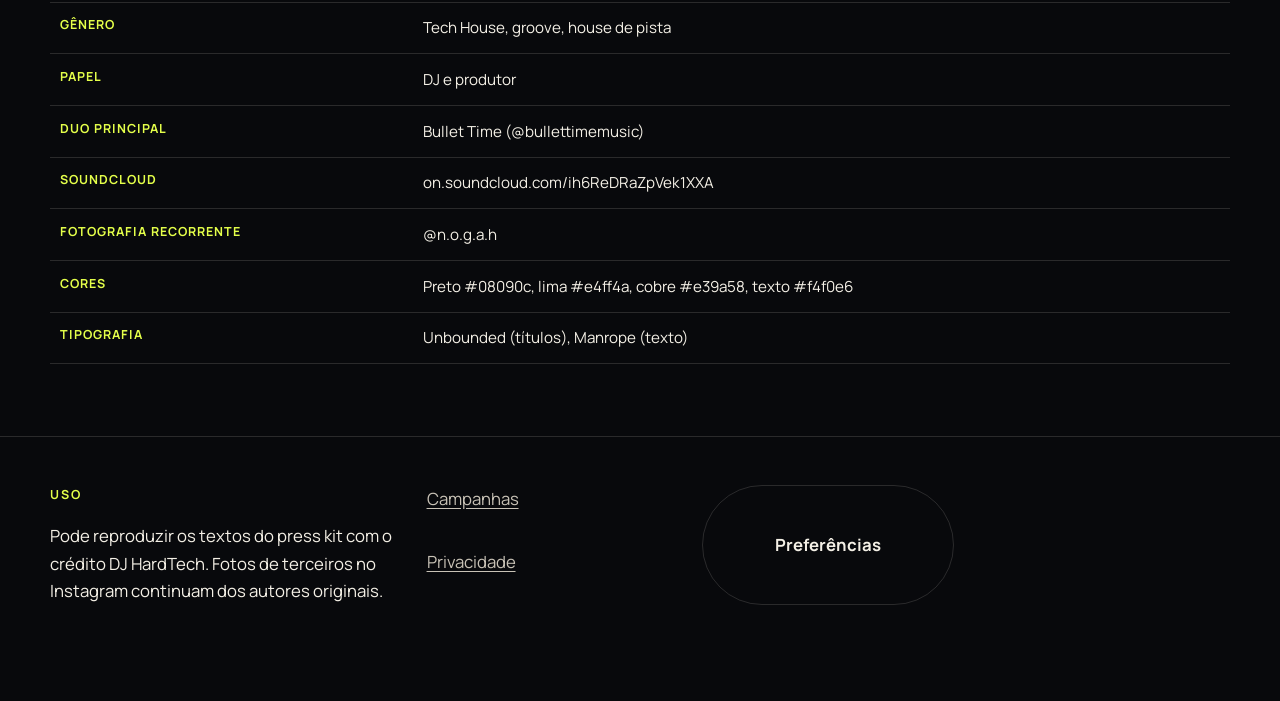
<file: imprensa.html>
<!DOCTYPE html>
<html lang="pt-BR">
<head>
  <meta charset="utf-8">
  <meta name="viewport" content="width=device-width, initial-scale=1">
  <title>Press kit | DJ HardTech</title>
  <meta name="description" content="Press kit de DJ HardTech: bios, ficha técnica, rider de cabine, identidade visual e legendas para imprensa, Spotify, SoundCloud e redes.">
  <meta property="og:title" content="Press kit | DJ HardTech">
  <meta property="og:description" content="Textos, capa, banner e rider para divulgar o DJ HardTech.">
  <meta property="og:image" content="assets/banner-hardtech.jpg">
  <link rel="icon" href="assets/favicon.svg" type="image/svg+xml">
  <link rel="stylesheet" href="css/styles.css">
</head>
<body>
  <a class="skip" href="#conteudo">Ir para o conteúdo</a>
  <header class="site-header">
    <div class="wrap">
      <a class="brand" href="index.html"><svg viewBox="0 0 40 40" aria-hidden="true"><rect width="40" height="40" rx="10" fill="#e4ff4a"/><path fill="#14160a" d="M11 10h5v7h8V10h5v20h-5v-8h-8v8h-5V10z"/></svg><span>HardTech</span></a>
      <button class="nav-toggle" type="button" data-nav-toggle aria-expanded="false" aria-controls="menu" aria-label="Abrir menu">
        <span class="nav-toggle-bars" aria-hidden="true"><span></span><span></span><span></span></span>
      </button>
      <nav class="nav" id="menu" data-nav aria-label="Principal">
        <a href="index.html">Início</a><a href="lp.html">LP Nova Fase</a><a href="discografia.html">Discografia</a><a href="agenda.html">Agenda e casas</a><a href="imprensa.html" aria-current="page">Imprensa</a><a href="campanhas.html">Campanhas</a><a href="contato.html">Booking</a>
      </nav>
    </div>
  </header>
  <main id="conteudo" class="section">
    <div class="wrap">
      <p class="eyebrow">Electronic press kit</p>
      <h1>Material de imprensa.</h1>
      <p class="lede">Textos prontos para release, bio de plataforma e cabine. A identidade usa preto, lima #e4ff4a e cobre #e39a58, com Unbounded nos títulos e Manrope no texto.</p>
      <div class="actions">
        <a class="btn" href="press/bio.txt" download>Bios em texto</a>
        <a class="btn ghost" href="press/rider.txt" download>Rider de cabine</a>
        <a class="btn ghost" href="press/redes.txt" download>Legendas</a>
        <a class="btn ghost" href="assets/banner-hardtech.jpg" download>Banner 16:9</a>
        <a class="btn ghost" href="assets/lp-nova-fase.jpg" download>Capa 1:1</a>
        <a class="btn ghost" href="assets/story-hardtech.jpg" download>Story 9:16</a>
        <a class="btn ghost" href="assets/favicon.svg" download>Marca SVG</a>
      </div>
      <section class="section-photos" style="margin-top:2rem" aria-labelledby="grade-imprensa">
        <h2 id="grade-imprensa">Galeria para mídia</h2>
        <p class="lede">Imagens da apanha de <a href="https://www.instagram.com/hardtech_dj/" rel="noopener noreferrer">@hardtech_dj</a>. Clique para ampliar.</p>
        <div data-photo-wall data-photo-filter="all"></div>
      </section>
      <div class="grid-2" style="margin-top:1.5rem">
        <article class="card" id="bio-curta">
          <h2>Bio curta</h2>
          <p>DJ HardTech é Vinicius Mangini, DJ e produtor de Tech House e groove em Curitiba. Lança em selo, toca set autoral e divide a pista com Bullet Time.</p>
          <button class="btn ghost" type="button" data-copy="#bio-curta p">Copiar</button>
        </article>
        <article class="card" id="bio-media">
          <h2>Bio média</h2>
          <p>Vinicius Mangini, o DJ HardTech, constrói Tech House autoral a partir de Curitiba. A discografia pública passa por Dacusan, Players, After Room, Savitar, Hotoven, Klexos, L90's e Last Standin' Monitors, quase sempre ao lado de Bullet Time. Na pista, o marco é a estreia no Park Art, prata no Circuito, e os sets 100% autorais da Balance e do Secret Groove.</p>
          <button class="btn ghost" type="button" data-copy="#bio-media p">Copiar</button>
        </article>
      </div>
      <article class="card" id="bio-longa" style="margin-top:1rem">
        <h2>Bio longa</h2>
        <p>DJ HardTech é o nome de pista de Vinicius Mangini. A bio do Instagram resume o ofício: DJ, produtor, Tech House e groove, com passagem por Dacusan, Players, After Room Records e Savitar. O arquivo público alarga essa frase. Entre novembro de 2025 e setembro de 2026 saíram Cracker Jack e Bandicoot na Klexos, No Warning na Dacusan, Bailão na Last Standin' Monitors, Back2Back na L90's, Mind The Game na After Room, o EP That's The Way na Players, Get Down Low na Savitar e Flexinn / Control na Hotoven. O parceiro recorrente é Bullet Time. Karly Golden, Will Medina, Bass on the Flow e GrooveHouse entram em faixas específicas. Em Curitiba, a estreia no Park Art Superclub, em outubro de 2024, fechou o Circuito com prata. Em 2026, os posts mostram set autoral na Balance Music e back-to-back no Secret Groove, com áudio indicado no SoundCloud. O tom é de família da pista, trabalho duro e cabeça erguida. A campanha Nova Fase organiza esse catálogo para quem chega agora.</p>
        <button class="btn ghost" type="button" data-copy="#bio-longa p">Copiar</button>
      </article>
      <div class="table-wrap" style="margin-top:1.5rem">
        <table>
          <caption class="eyebrow">Ficha técnica</caption>
          <tbody>
            <tr><th scope="row">Nome de pista</th><td>DJ HardTech</td></tr>
            <tr><th scope="row">Nome civil público</th><td>Vinicius Mangini</td></tr>
            <tr><th scope="row">Perfil</th><td>@hardtech_dj</td></tr>
            <tr><th scope="row">Base</th><td>Curitiba, Paraná, Brasil</td></tr>
            <tr><th scope="row">Gênero</th><td>Tech House, groove, house de pista</td></tr>
            <tr><th scope="row">Papel</th><td>DJ e produtor</td></tr>
            <tr><th scope="row">Duo principal</th><td>Bullet Time (@bullettimemusic)</td></tr>
            <tr><th scope="row">SoundCloud</th><td>on.soundcloud.com/ih6ReDRaZpVek1XXA</td></tr>
            <tr><th scope="row">Fotografia recorrente</th><td>@n.o.g.a.h</td></tr>
            <tr><th scope="row">Cores</th><td>Preto #08090c, lima #e4ff4a, cobre #e39a58, texto #f4f0e6</td></tr>
            <tr><th scope="row">Tipografia</th><td>Unbounded (títulos), Manrope (texto)</td></tr>
          </tbody>
        </table>
      </div>
    </div>
  </main>
  <footer class="site-footer"><div class="wrap footer-grid"><div><p class="eyebrow">Uso</p><p>Pode reproduzir os textos do press kit com o crédito DJ HardTech. Fotos de terceiros no Instagram continuam dos autores originais.</p></div><div class="link-list"><a href="campanhas.html">Campanhas</a><a href="privacidade.html">Privacidade</a></div><div class="link-list"><button class="btn ghost" type="button" data-open-consent>Preferências</button></div><div></div></div></footer>
  <script src="js/site.js"></script>
  <script src="js/gallery.js"></script>
</body>
</html>
</file>
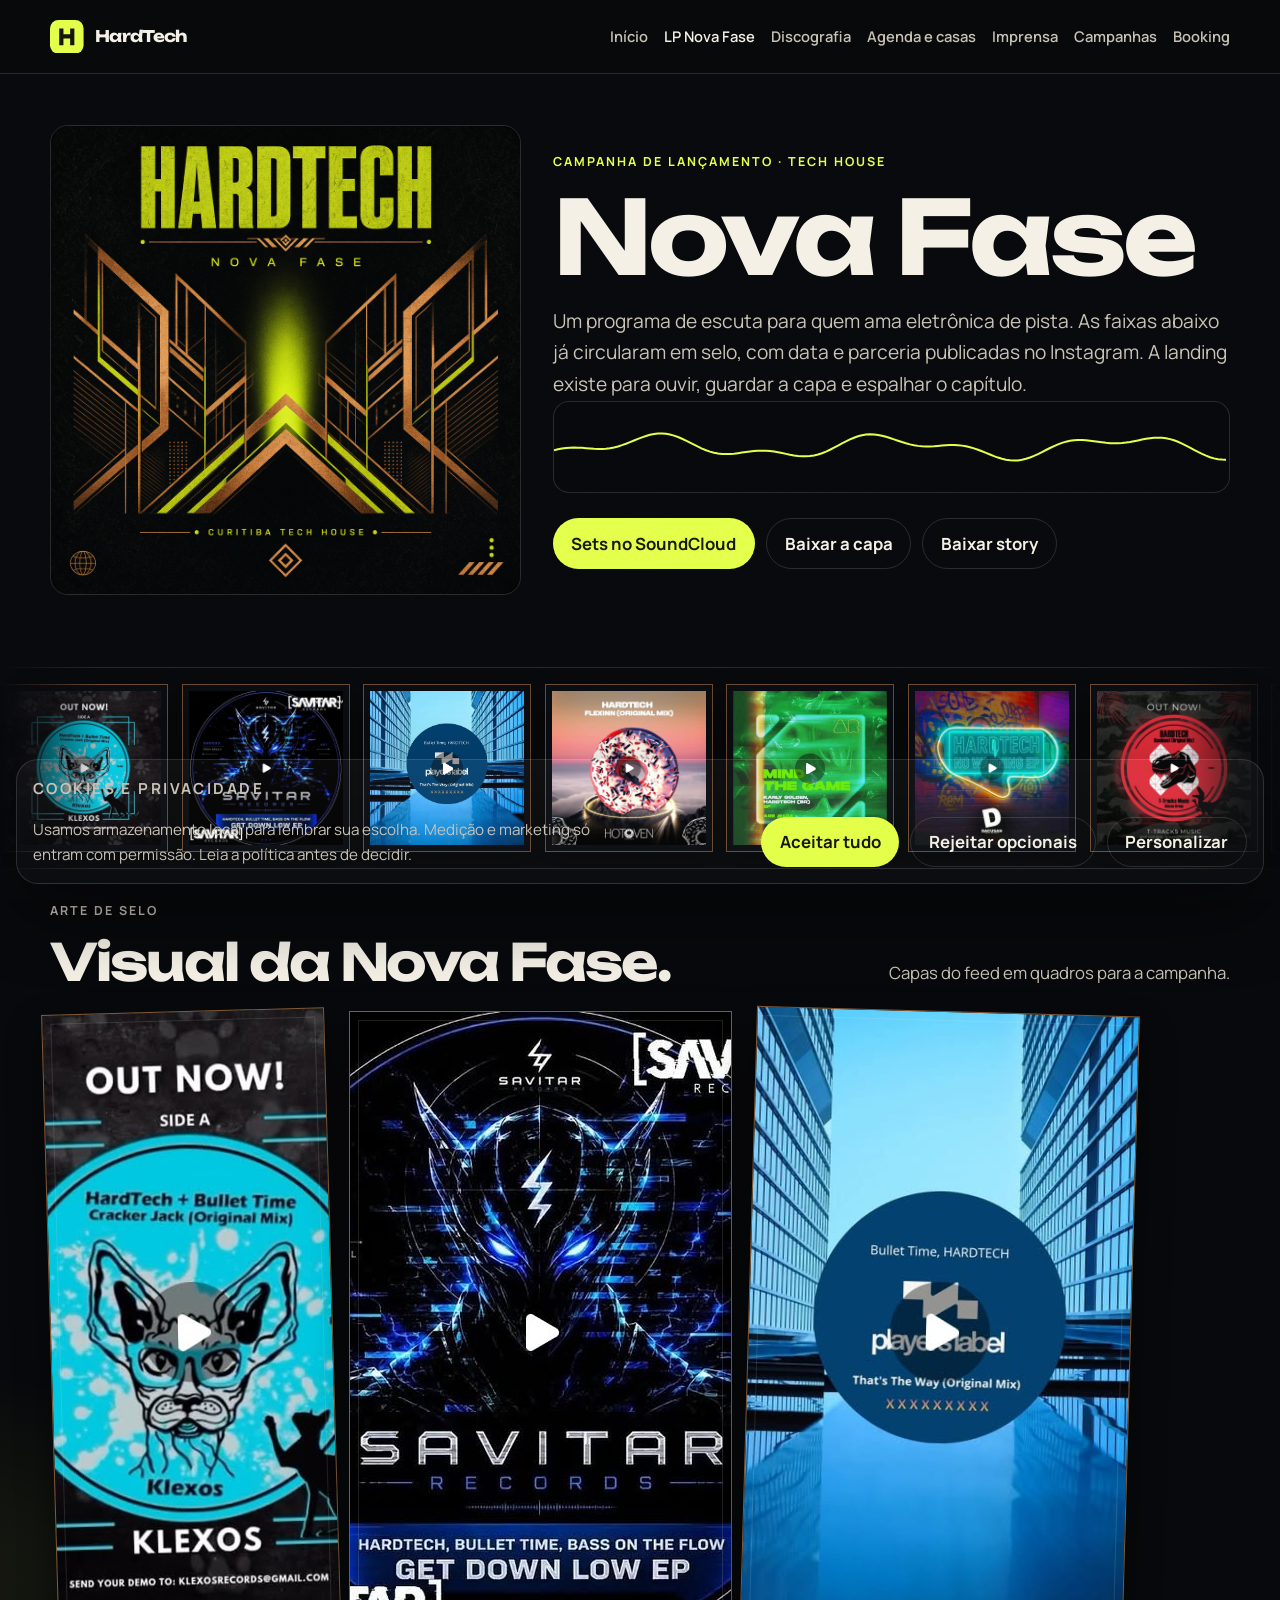
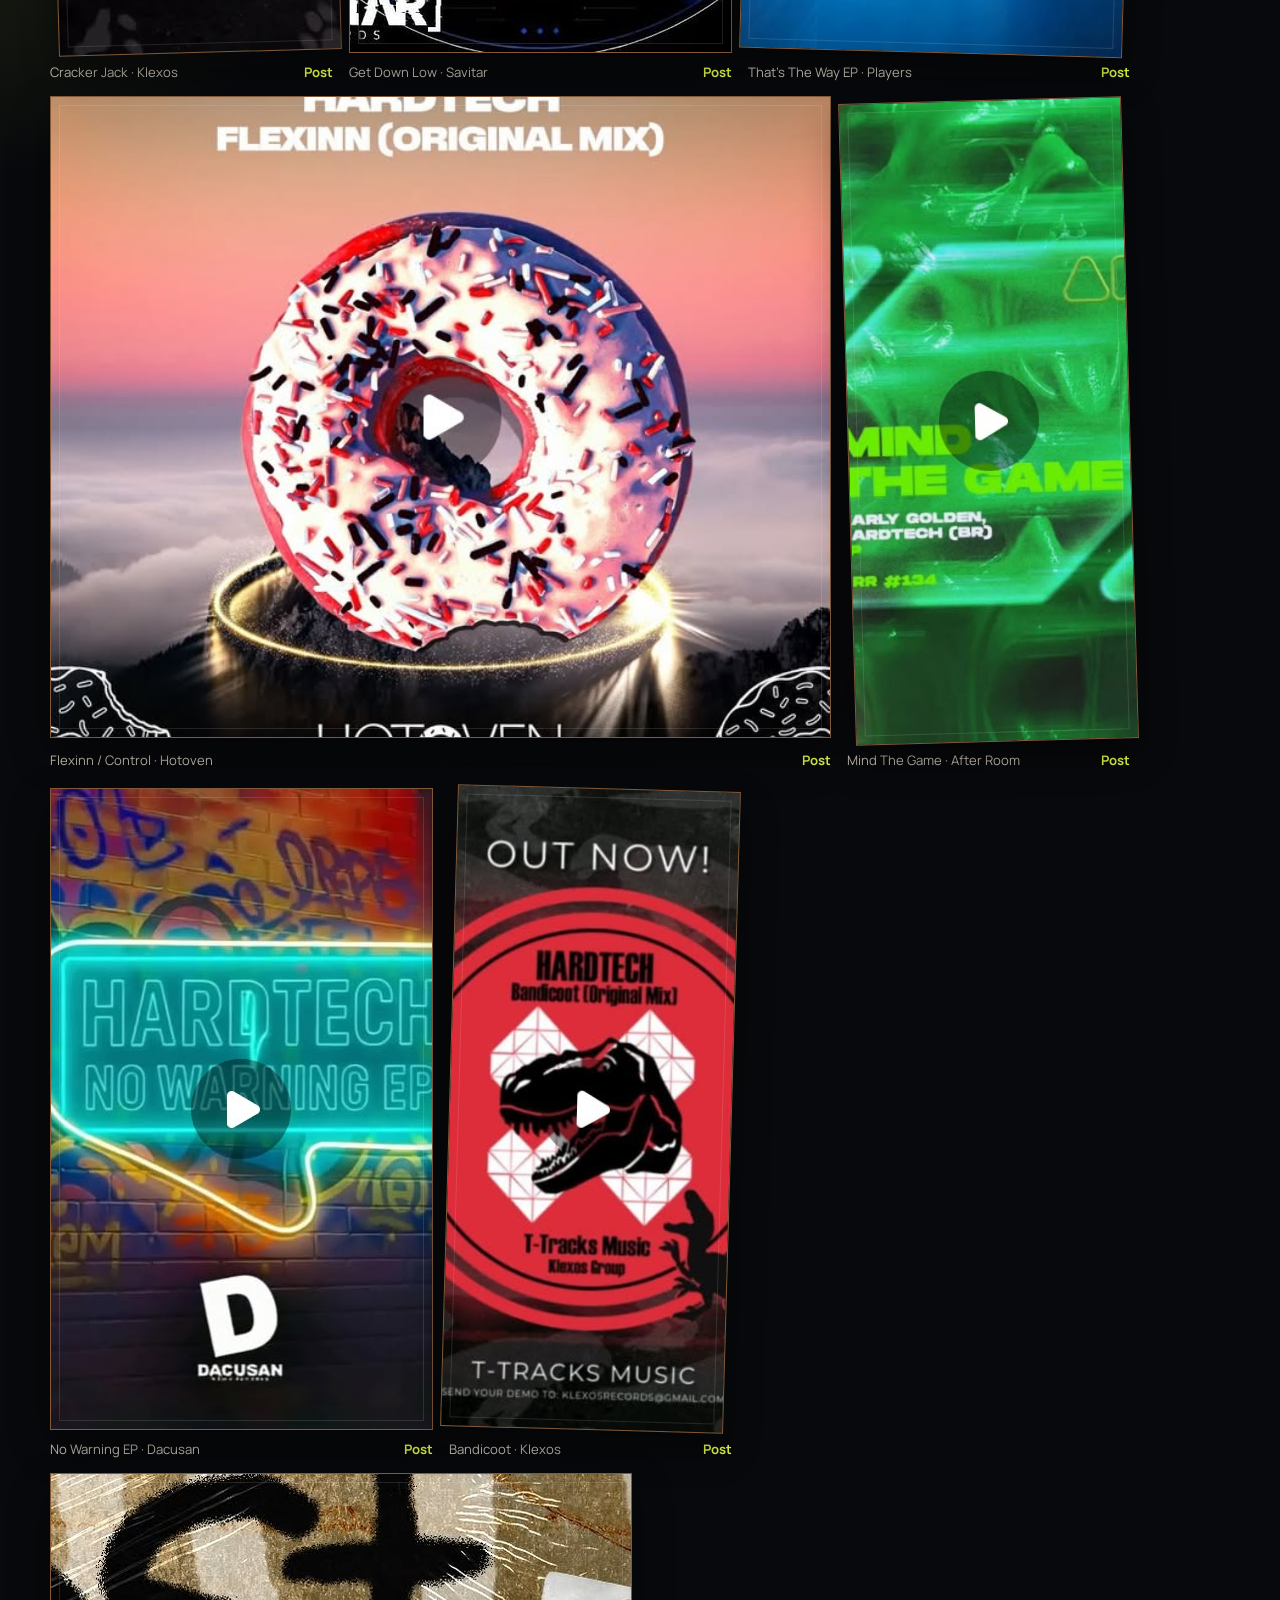
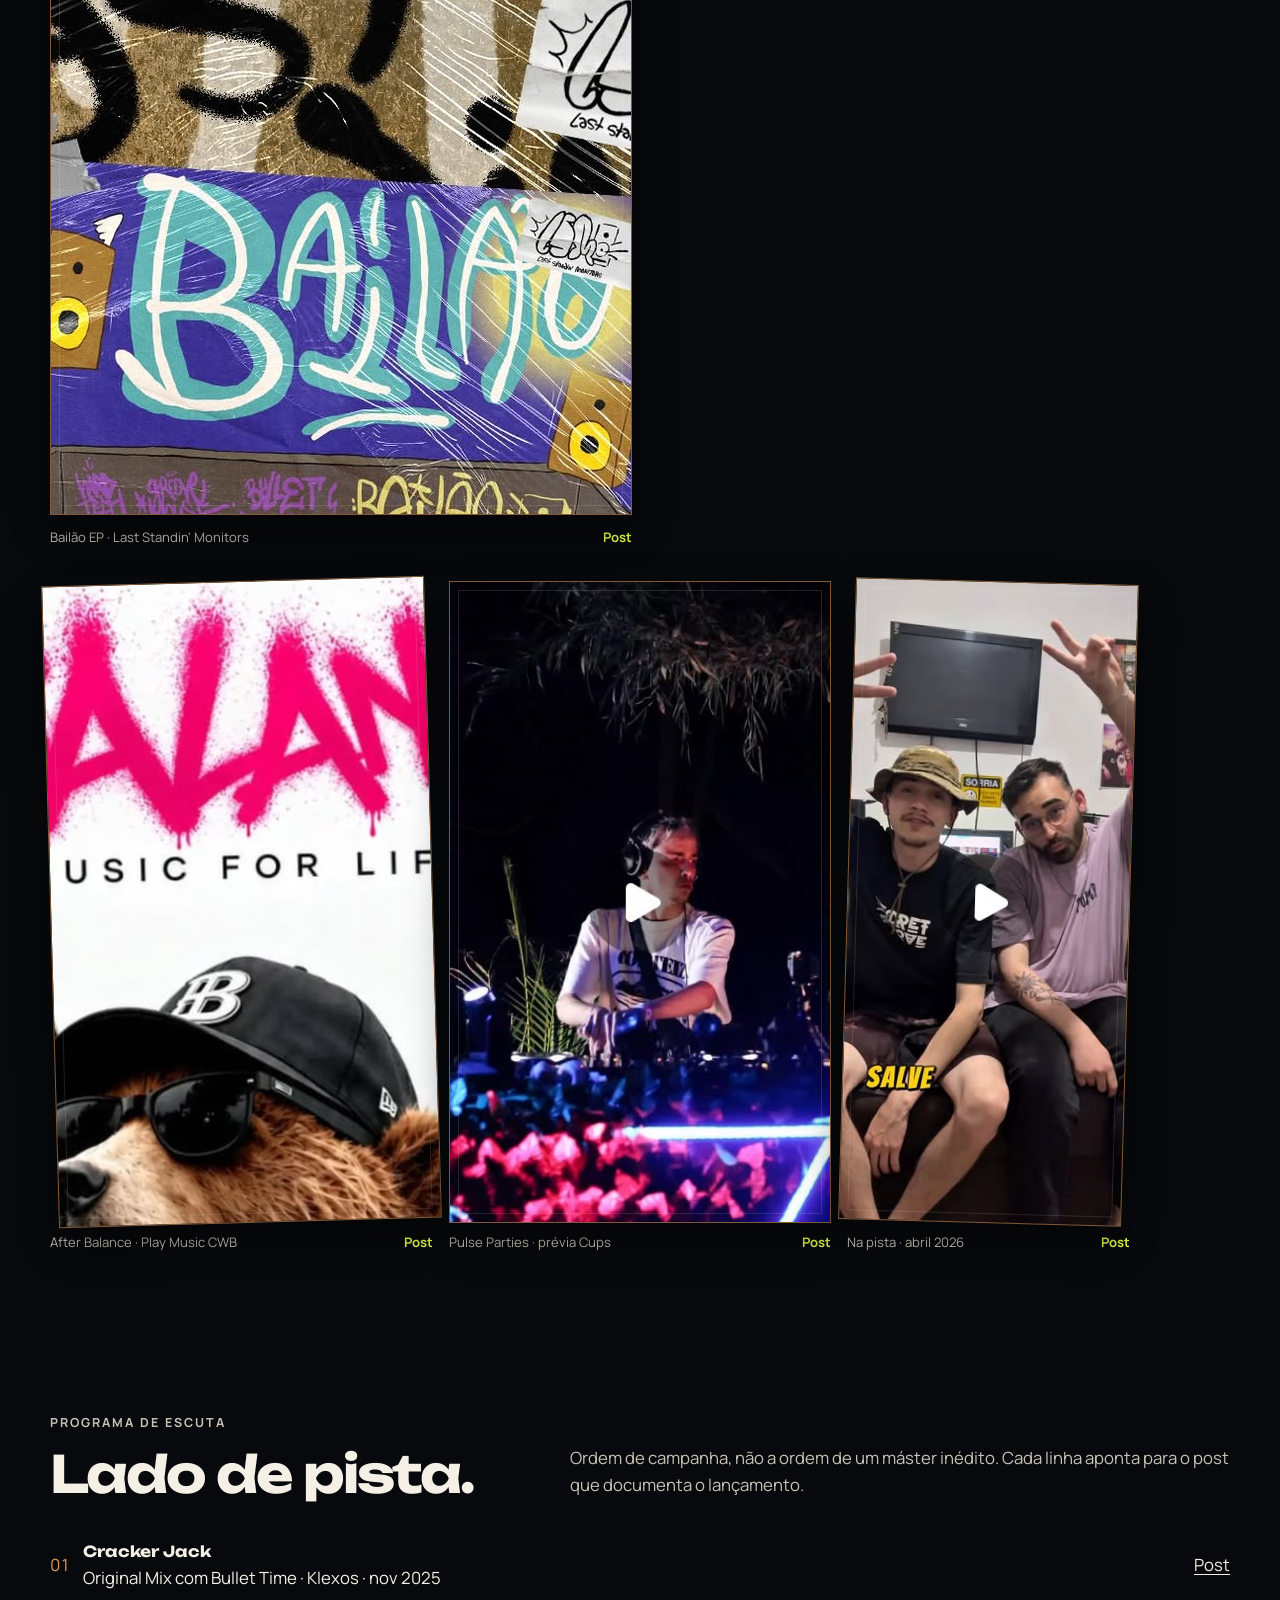
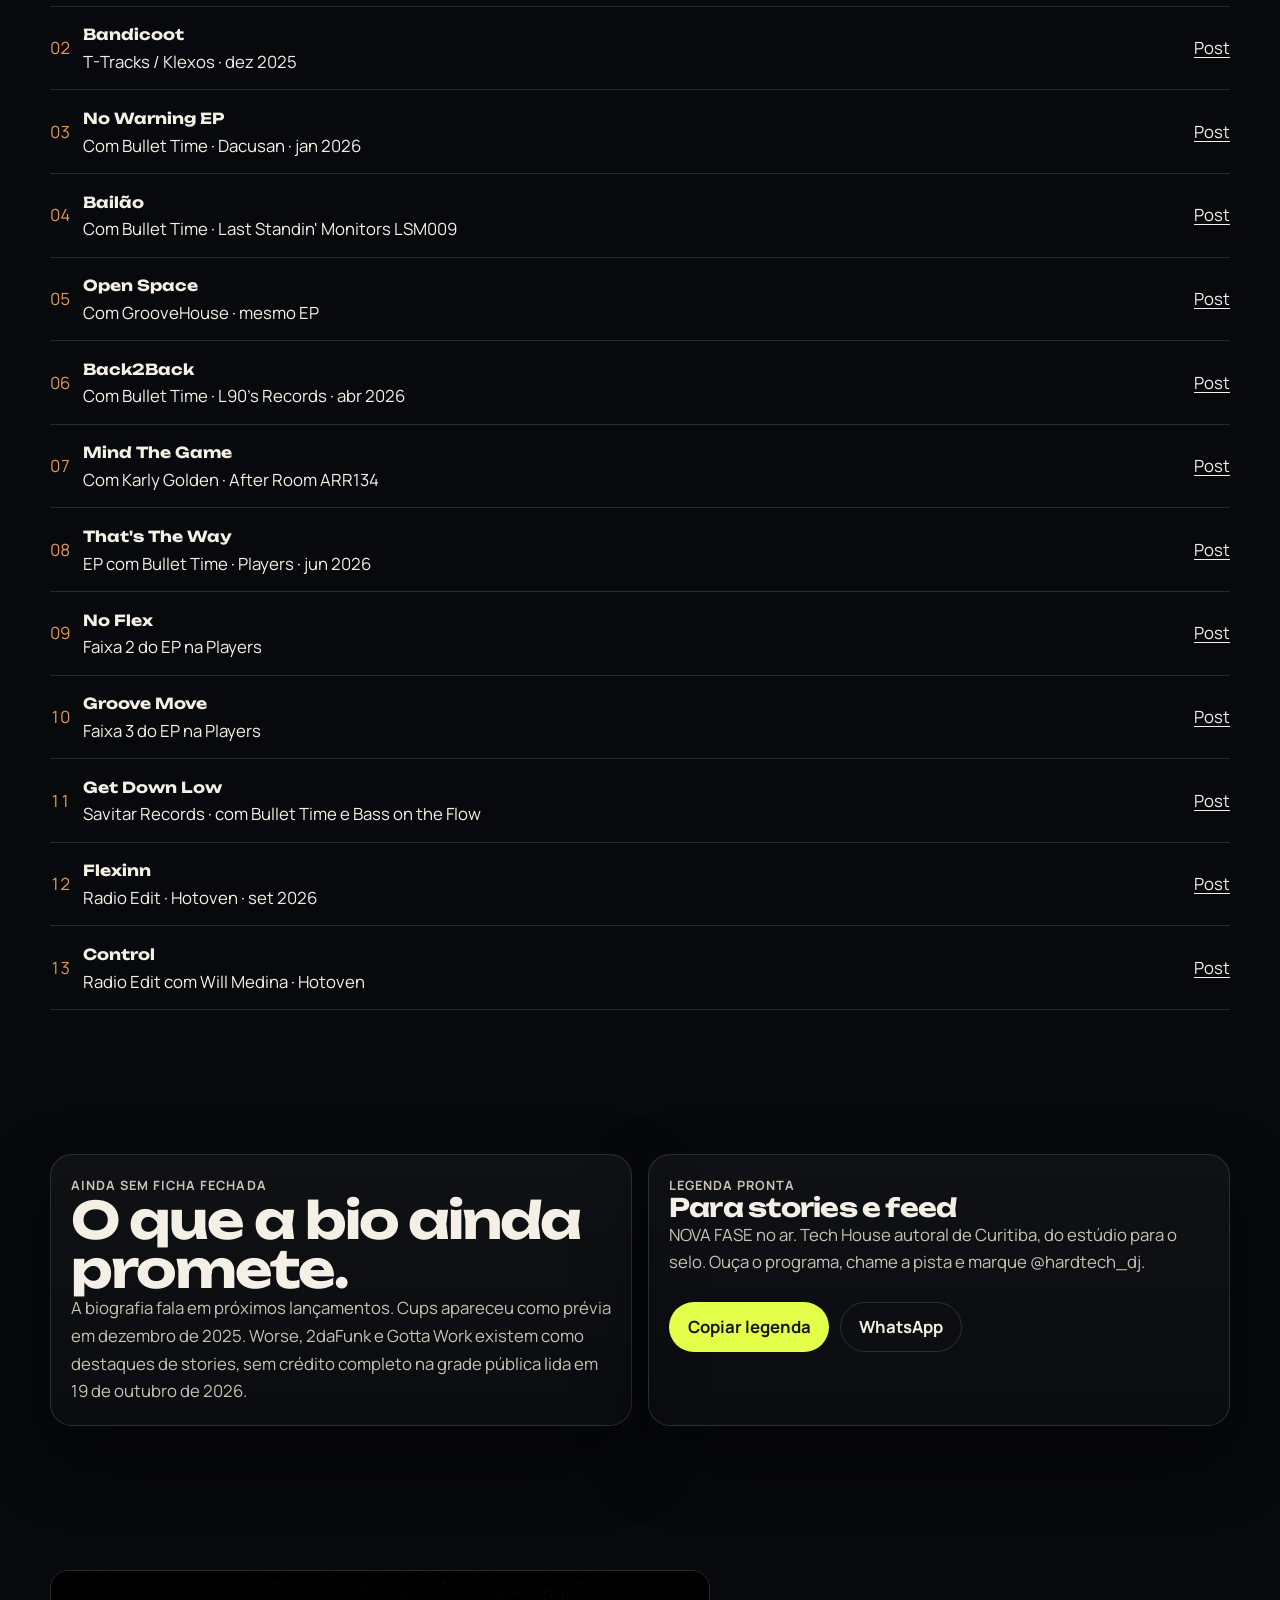
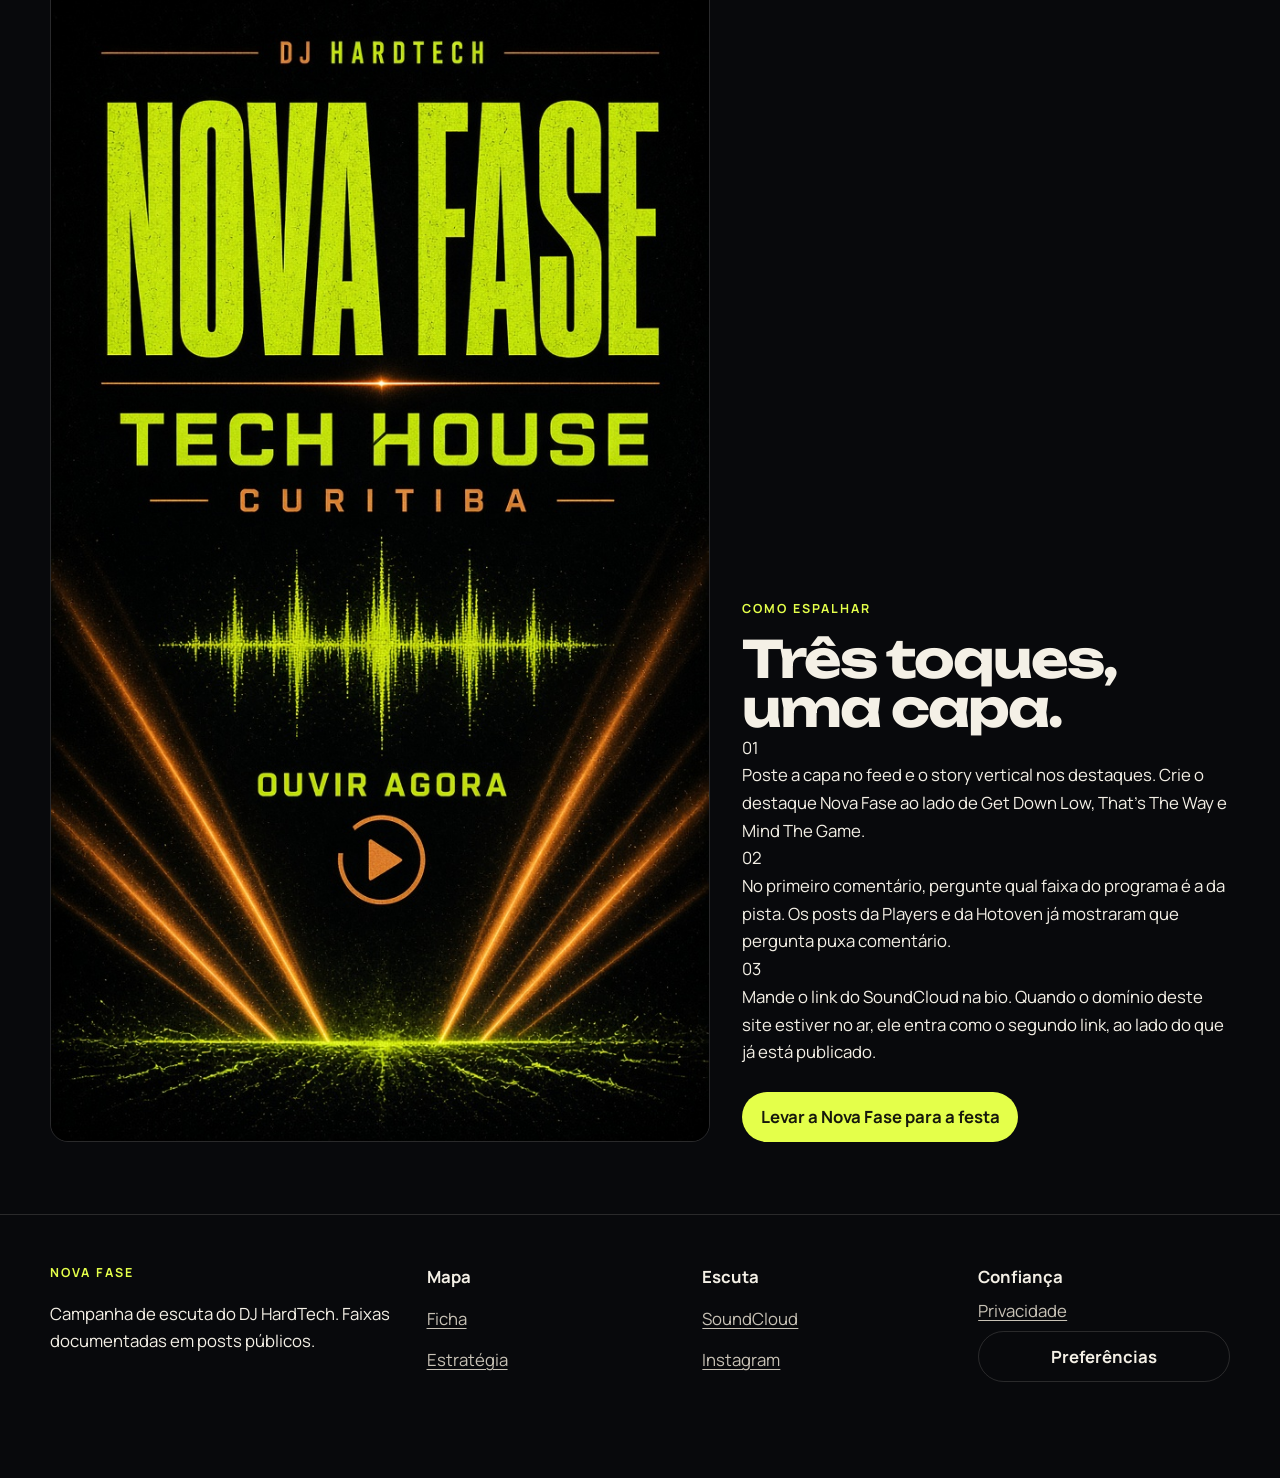
<file: lp.html>
<!DOCTYPE html>
<html lang="pt-BR">
<head>
  <meta charset="utf-8">
  <meta name="viewport" content="width=device-width, initial-scale=1">
  <title>LP Nova Fase | DJ HardTech</title>
  <meta name="description" content="Landing da LP Nova Fase, de DJ HardTech. Programa de escuta do Tech House autoral lançado em selo entre 2025 e 2026, com kit para compartilhar.">
  <meta property="og:title" content="LP Nova Fase | DJ HardTech">
  <meta property="og:description" content="Tech House autoral de Curitiba. Ouça, compartilhe e entre na Nova Fase.">
  <meta property="og:image" content="assets/lp-nova-fase.jpg">
  <meta property="og:type" content="music.album">
  <meta property="og:locale" content="pt_BR">
  <link rel="icon" href="assets/favicon.svg" type="image/svg+xml">
  <link rel="stylesheet" href="css/styles.css">
</head>
<body>
  <a class="skip" href="#conteudo">Ir para o conteúdo</a>
  <header class="site-header">
    <div class="wrap">
      <a class="brand" href="index.html">
        <svg viewBox="0 0 40 40" aria-hidden="true"><rect width="40" height="40" rx="10" fill="#e4ff4a"/><path fill="#14160a" d="M11 10h5v7h8V10h5v20h-5v-8h-8v8h-5V10z"/></svg>
        <span>HardTech</span>
      </a>
      <button class="nav-toggle" type="button" data-nav-toggle aria-expanded="false" aria-controls="menu" aria-label="Abrir menu">
        <span class="nav-toggle-bars" aria-hidden="true"><span></span><span></span><span></span></span>
      </button>
      <nav class="nav" id="menu" data-nav aria-label="Principal">
        <a href="index.html">Início</a>
        <a href="lp.html" aria-current="page">LP Nova Fase</a>
        <a href="discografia.html">Discografia</a>
        <a href="agenda.html">Agenda e casas</a>
        <a href="imprensa.html">Imprensa</a>
        <a href="campanhas.html">Campanhas</a>
        <a href="contato.html">Booking</a>
      </nav>
    </div>
  </header>
  <main id="conteudo">
    <section class="hero">
      <div class="wrap lp-hero">
        <figure class="cover">
          <img src="assets/lp-nova-fase.jpg" width="1024" height="1024" alt="Capa quadrada da LP Nova Fase, de DJ HardTech.">
        </figure>
        <div>
          <p class="eyebrow">Campanha de lançamento · Tech House</p>
          <h1>Nova Fase</h1>
          <p class="lede">Um programa de escuta para quem ama eletrônica de pista. As faixas abaixo já circularam em selo, com data e parceria publicadas no Instagram. A landing existe para ouvir, guardar a capa e espalhar o capítulo.</p>
          <canvas class="wave" data-wave aria-hidden="true"></canvas>
          <div class="actions">
            <a class="btn" href="https://on.soundcloud.com/ih6ReDRaZpVek1XXA" rel="noopener noreferrer">Sets no SoundCloud</a>
            <a class="btn ghost" href="assets/lp-nova-fase.jpg" download>Baixar a capa</a>
            <a class="btn ghost" href="assets/story-hardtech.jpg" download>Baixar story</a>
          </div>
        </div>
      </div>
    </section>
    <div data-photo-wall data-photo-layout="strip" data-photo-filter="selo" aria-label="Capas da campanha"></div>
    <section class="section section-photos">
      <div class="wrap">
        <div class="section-head">
          <div>
            <p class="eyebrow">Arte de selo</p>
            <h2>Visual da Nova Fase.</h2>
          </div>
          <p>Capas do feed em quadros para a campanha.</p>
        </div>
        <div data-photo-wall data-photo-filter="selo"></div>
        <div style="margin-top:2rem" data-photo-wall data-photo-ids="balance-after,pulse,reel-pista" data-photo-layout="wall"></div>
      </div>
    </section>
    <section class="section">
      <div class="wrap">
        <div class="section-head">
          <div>
            <p class="eyebrow">Programa de escuta</p>
            <h2>Lado de pista.</h2>
          </div>
          <p>Ordem de campanha, não a ordem de um máster inédito. Cada linha aponta para o post que documenta o lançamento.</p>
        </div>
        <ol>
          <li class="track"><span class="index">01</span><div><b>Cracker Jack</b><p>Original Mix com Bullet Time · Klexos · nov 2025</p></div><a href="https://www.instagram.com/hardtech_dj/reel/DRPP3k8jfZV/" rel="noopener noreferrer">Post</a></li>
          <li class="track"><span class="index">02</span><div><b>Bandicoot</b><p>T-Tracks / Klexos · dez 2025</p></div><a href="https://www.instagram.com/klexosrecordsgroup/p/DSKghT6DfBc/" rel="noopener noreferrer">Post</a></li>
          <li class="track"><span class="index">03</span><div><b>No Warning EP</b><p>Com Bullet Time · Dacusan · jan 2026</p></div><a href="https://www.instagram.com/dacusan_music_record/p/DTSxv-5ih8n/" rel="noopener noreferrer">Post</a></li>
          <li class="track"><span class="index">04</span><div><b>Bailão</b><p>Com Bullet Time · Last Standin' Monitors LSM009</p></div><a href="https://www.instagram.com/laststandinmonitors/p/DUmI6fZCM4q/" rel="noopener noreferrer">Post</a></li>
          <li class="track"><span class="index">05</span><div><b>Open Space</b><p>Com GrooveHouse · mesmo EP</p></div><a href="https://www.instagram.com/laststandinmonitors/p/DUmI6fZCM4q/" rel="noopener noreferrer">Post</a></li>
          <li class="track"><span class="index">06</span><div><b>Back2Back</b><p>Com Bullet Time · L90's Records · abr 2026</p></div><a href="https://www.instagram.com/l90srecords/reel/DXPVavPkYpi/" rel="noopener noreferrer">Post</a></li>
          <li class="track"><span class="index">07</span><div><b>Mind The Game</b><p>Com Karly Golden · After Room ARR134</p></div><a href="https://www.instagram.com/afterroomrecords/p/DY68s7uETnw/" rel="noopener noreferrer">Post</a></li>
          <li class="track"><span class="index">08</span><div><b>That's The Way</b><p>EP com Bullet Time · Players · jun 2026</p></div><a href="https://www.instagram.com/playerslabel/p/DaDM05LGPRB/" rel="noopener noreferrer">Post</a></li>
          <li class="track"><span class="index">09</span><div><b>No Flex</b><p>Faixa 2 do EP na Players</p></div><a href="https://www.instagram.com/playerslabel/p/DaDM05LGPRB/" rel="noopener noreferrer">Post</a></li>
          <li class="track"><span class="index">10</span><div><b>Groove Move</b><p>Faixa 3 do EP na Players</p></div><a href="https://www.instagram.com/playerslabel/p/DaDM05LGPRB/" rel="noopener noreferrer">Post</a></li>
          <li class="track"><span class="index">11</span><div><b>Get Down Low</b><p>Savitar Records · com Bullet Time e Bass on the Flow</p></div><a href="https://www.instagram.com/savitar_records/p/DabZN7vjvjz/" rel="noopener noreferrer">Post</a></li>
          <li class="track"><span class="index">12</span><div><b>Flexinn</b><p>Radio Edit · Hotoven · set 2026</p></div><a href="https://www.instagram.com/hotovenrecords/p/Dc4LeuLlpHJ/" rel="noopener noreferrer">Post</a></li>
          <li class="track"><span class="index">13</span><div><b>Control</b><p>Radio Edit com Will Medina · Hotoven</p></div><a href="https://www.instagram.com/hotovenrecords/p/Dc4LeuLlpHJ/" rel="noopener noreferrer">Post</a></li>
        </ol>
      </div>
    </section>
    <section class="section">
      <div class="wrap grid-2">
        <article class="card">
          <p class="kicker">Ainda sem ficha fechada</p>
          <h2>O que a bio ainda promete.</h2>
          <p>A biografia fala em próximos lançamentos. Cups apareceu como prévia em dezembro de 2025. Worse, 2daFunk e Gotta Work existem como destaques de stories, sem crédito completo na grade pública lida em 19 de outubro de 2026.</p>
        </article>
        <article class="card" id="legenda-lp">
          <p class="kicker">Legenda pronta</p>
          <h3>Para stories e feed</h3>
          <p id="legenda-texto">NOVA FASE no ar. Tech House autoral de Curitiba, do estúdio para o selo. Ouça o programa, chame a pista e marque @hardtech_dj.</p>
          <div class="actions">
            <button class="btn" type="button" data-copy="#legenda-texto">Copiar legenda</button>
            <a class="btn ghost" href="https://wa.me/?text=NOVA%20FASE%20%E2%80%94%20DJ%20HardTech.%20Tech%20House%20autoral%20de%20Curitiba.%20https%3A%2F%2Fwww.instagram.com%2Fhardtech_dj%2F" rel="noopener noreferrer">WhatsApp</a>
          </div>
        </article>
      </div>
    </section>
    <section class="section">
      <div class="wrap split">
        <figure class="cover">
          <img src="assets/story-hardtech.jpg" width="720" height="1280" alt="Story vertical Nova Fase, Tech House, Curitiba, com botão ouvir agora.">
        </figure>
        <div>
          <p class="eyebrow">Como espalhar</p>
          <h2>Três toques, uma capa.</h2>
          <ol class="timeline">
            <li><span>01</span><p>Poste a capa no feed e o story vertical nos destaques. Crie o destaque Nova Fase ao lado de Get Down Low, That's The Way e Mind The Game.</p></li>
            <li><span>02</span><p>No primeiro comentário, pergunte qual faixa do programa é a da pista. Os posts da Players e da Hotoven já mostraram que pergunta puxa comentário.</p></li>
            <li><span>03</span><p>Mande o link do SoundCloud na bio. Quando o domínio deste site estiver no ar, ele entra como o segundo link, ao lado do que já está publicado.</p></li>
          </ol>
          <div class="actions"><a class="btn" href="contato.html">Levar a Nova Fase para a festa</a></div>
        </div>
      </div>
    </section>
  </main>
  <footer class="site-footer">
    <div class="wrap footer-grid">
      <div><p class="eyebrow">Nova Fase</p><p>Campanha de escuta do DJ HardTech. Faixas documentadas em posts públicos.</p></div>
      <div class="link-list"><strong>Mapa</strong><a href="discografia.html">Ficha</a><a href="campanhas.html">Estratégia</a></div>
      <div class="link-list"><strong>Escuta</strong><a href="https://on.soundcloud.com/ih6ReDRaZpVek1XXA" rel="noopener noreferrer">SoundCloud</a><a href="https://www.instagram.com/hardtech_dj/" rel="noopener noreferrer">Instagram</a></div>
      <div class="link-list"><strong>Confiança</strong><a href="privacidade.html">Privacidade</a><button class="btn ghost" type="button" data-open-consent>Preferências</button></div>
    </div>
  </footer>
  <script src="js/site.js"></script>
  <script src="js/gallery.js"></script>
</body>
</html>
</file>
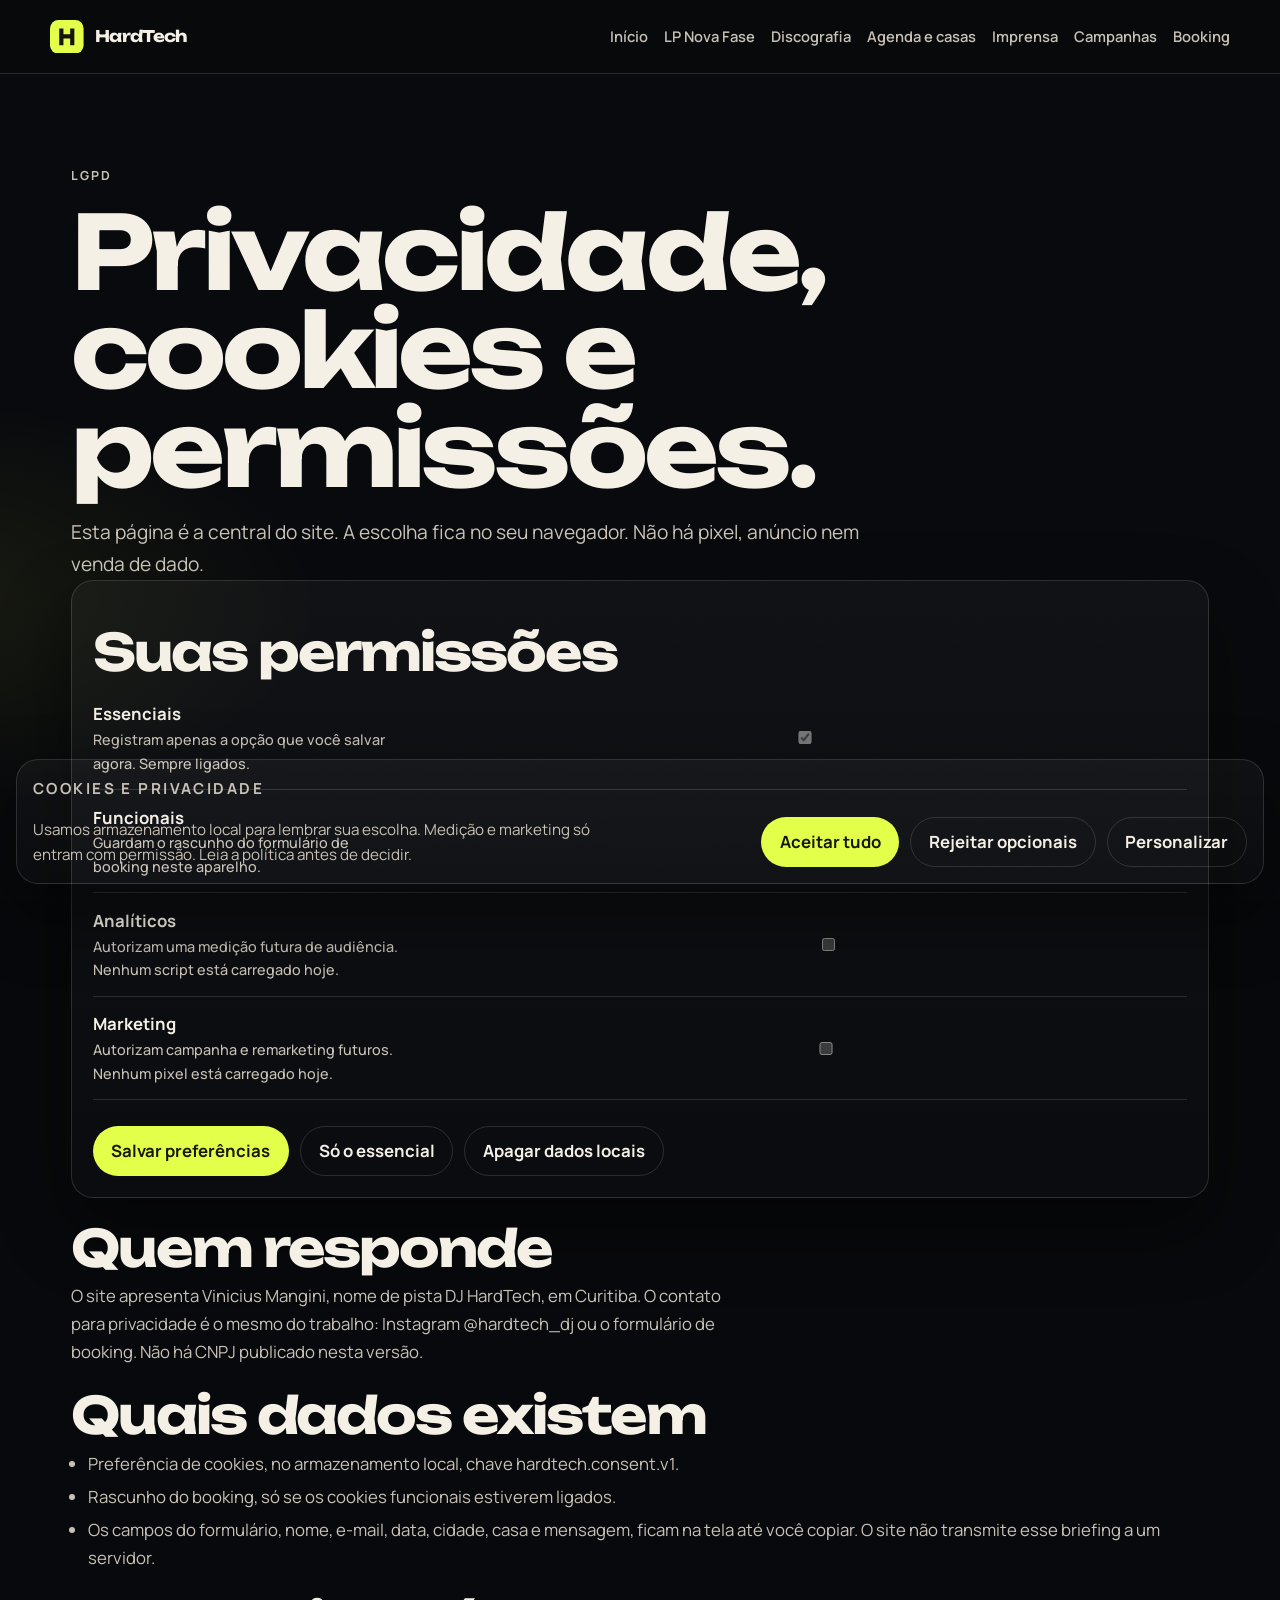
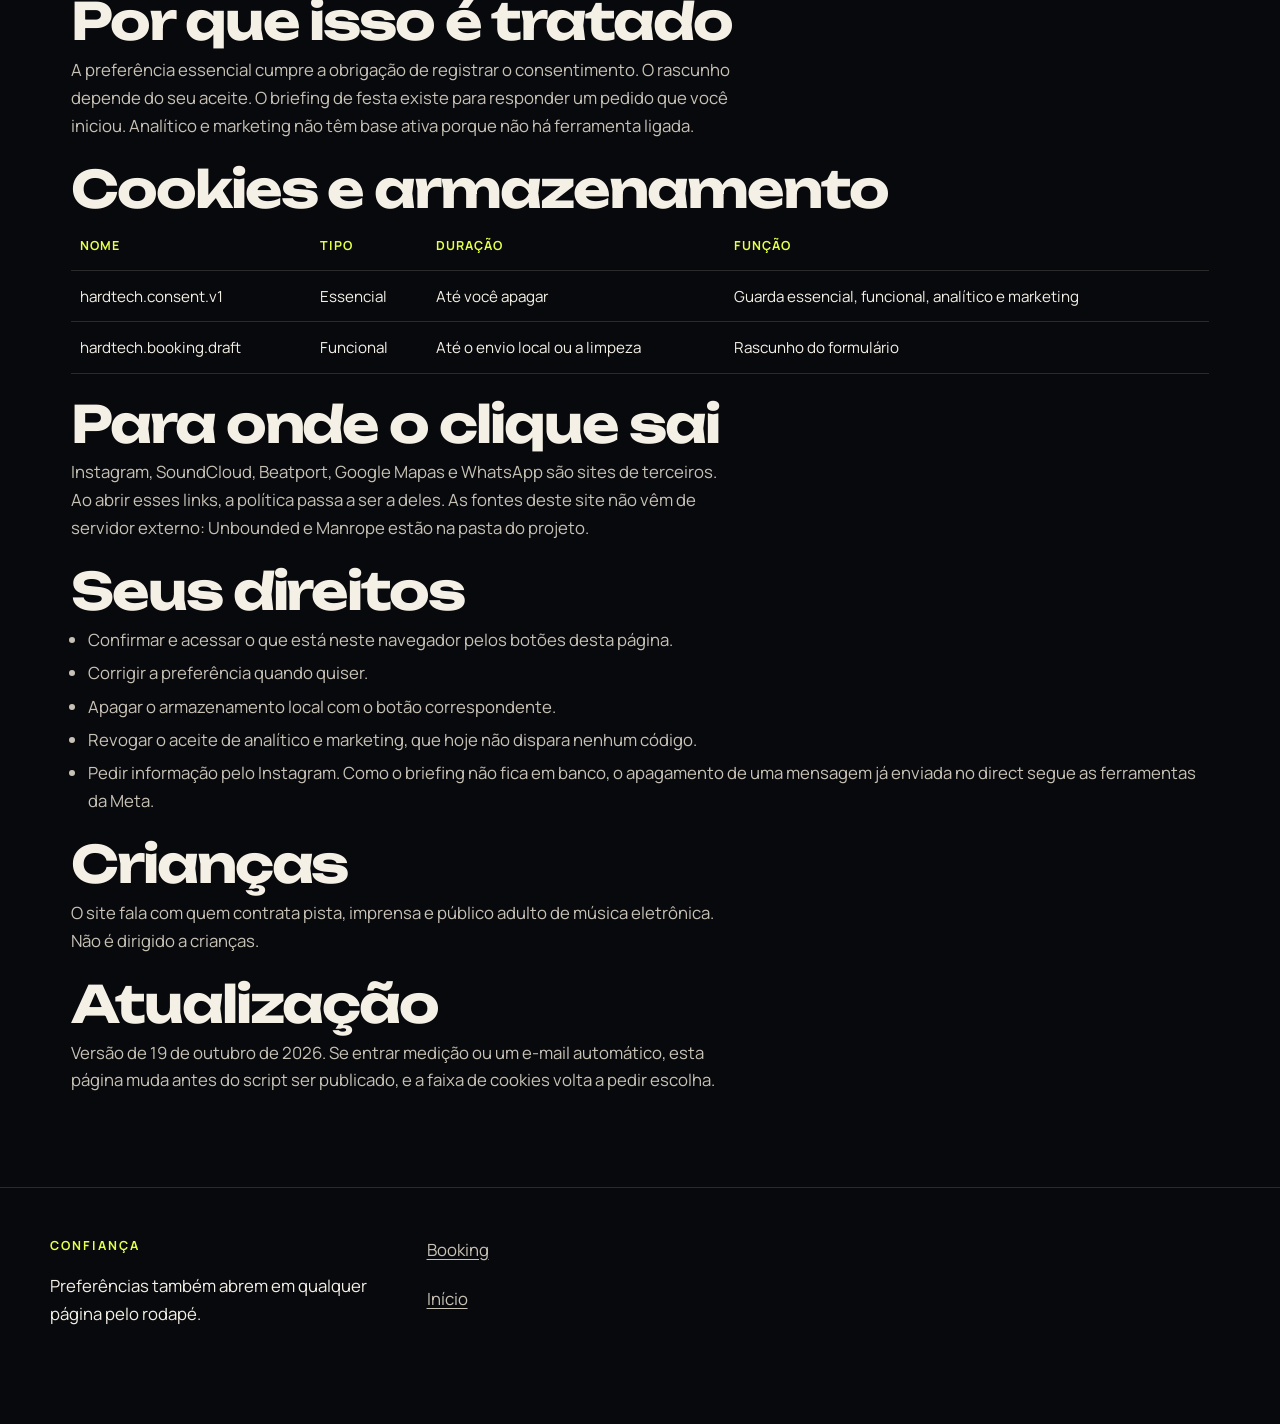
<file: privacidade.html>
<!DOCTYPE html>
<html lang="pt-BR">
<head>
  <meta charset="utf-8">
  <meta name="viewport" content="width=device-width, initial-scale=1">
  <title>Privacidade e cookies | DJ HardTech</title>
  <meta name="description" content="Política de privacidade, cookies e permissões do site de DJ HardTech, em conformidade com a LGPD.">
  <meta name="robots" content="index,follow">
  <link rel="icon" href="assets/favicon.svg" type="image/svg+xml">
  <link rel="stylesheet" href="css/styles.css">
</head>
<body>
  <a class="skip" href="#conteudo">Ir para o conteúdo</a>
  <header class="site-header">
    <div class="wrap">
      <a class="brand" href="index.html"><svg viewBox="0 0 40 40" aria-hidden="true"><rect width="40" height="40" rx="10" fill="#e4ff4a"/><path fill="#14160a" d="M11 10h5v7h8V10h5v20h-5v-8h-8v8h-5V10z"/></svg><span>HardTech</span></a>
      <button class="nav-toggle" type="button" data-nav-toggle aria-expanded="false" aria-controls="menu" aria-label="Abrir menu">
        <span class="nav-toggle-bars" aria-hidden="true"><span></span><span></span><span></span></span>
      </button>
      <nav class="nav" id="menu" data-nav aria-label="Principal">
        <a href="index.html">Início</a><a href="lp.html">LP Nova Fase</a><a href="discografia.html">Discografia</a><a href="agenda.html">Agenda e casas</a><a href="imprensa.html">Imprensa</a><a href="campanhas.html">Campanhas</a><a href="contato.html">Booking</a>
      </nav>
    </div>
  </header>
  <main id="conteudo" class="section">
    <div class="wrap policy">
      <p class="eyebrow">LGPD</p>
      <h1>Privacidade, cookies e permissões.</h1>
      <p class="lede">Esta página é a central do site. A escolha fica no seu navegador. Não há pixel, anúncio nem venda de dado.</p>

      <form class="form" id="preferencias" data-consent-form>
        <h2>Suas permissões</h2>
        <div class="switch"><div><strong>Essenciais</strong><p>Registram apenas a opção que você salvar agora. Sempre ligados.</p></div><input type="checkbox" checked disabled name="essential"></div>
        <div class="switch"><div><strong>Funcionais</strong><p>Guardam o rascunho do formulário de booking neste aparelho.</p></div><input type="checkbox" name="functional"></div>
        <div class="switch"><div><strong>Analíticos</strong><p>Autorizam uma medição futura de audiência. Nenhum script está carregado hoje.</p></div><input type="checkbox" name="analytics"></div>
        <div class="switch"><div><strong>Marketing</strong><p>Autorizam campanha e remarketing futuros. Nenhum pixel está carregado hoje.</p></div><input type="checkbox" name="marketing"></div>
        <div class="actions">
          <button class="btn" type="submit">Salvar preferências</button>
          <button class="btn ghost" type="button" data-reject>Só o essencial</button>
          <button class="btn ghost" type="button" data-erase>Apagar dados locais</button>
        </div>
        <p class="success" data-consent-status role="status"></p>
        <p class="success" data-erase-status role="status"></p>
      </form>

      <h2>Quem responde</h2>
      <p>O site apresenta Vinicius Mangini, nome de pista DJ HardTech, em Curitiba. O contato para privacidade é o mesmo do trabalho: Instagram @hardtech_dj ou o formulário de booking. Não há CNPJ publicado nesta versão.</p>

      <h2>Quais dados existem</h2>
      <ul>
        <li>Preferência de cookies, no armazenamento local, chave hardtech.consent.v1.</li>
        <li>Rascunho do booking, só se os cookies funcionais estiverem ligados.</li>
        <li>Os campos do formulário, nome, e-mail, data, cidade, casa e mensagem, ficam na tela até você copiar. O site não transmite esse briefing a um servidor.</li>
      </ul>

      <h2>Por que isso é tratado</h2>
      <p>A preferência essencial cumpre a obrigação de registrar o consentimento. O rascunho depende do seu aceite. O briefing de festa existe para responder um pedido que você iniciou. Analítico e marketing não têm base ativa porque não há ferramenta ligada.</p>

      <h2>Cookies e armazenamento</h2>
      <div class="table-wrap">
        <table>
          <thead><tr><th>Nome</th><th>Tipo</th><th>Duração</th><th>Função</th></tr></thead>
          <tbody>
            <tr><td>hardtech.consent.v1</td><td>Essencial</td><td>Até você apagar</td><td>Guarda essencial, funcional, analítico e marketing</td></tr>
            <tr><td>hardtech.booking.draft</td><td>Funcional</td><td>Até o envio local ou a limpeza</td><td>Rascunho do formulário</td></tr>
          </tbody>
        </table>
      </div>

      <h2>Para onde o clique sai</h2>
      <p>Instagram, SoundCloud, Beatport, Google Mapas e WhatsApp são sites de terceiros. Ao abrir esses links, a política passa a ser a deles. As fontes deste site não vêm de servidor externo: Unbounded e Manrope estão na pasta do projeto.</p>

      <h2>Seus direitos</h2>
      <ul>
        <li>Confirmar e acessar o que está neste navegador pelos botões desta página.</li>
        <li>Corrigir a preferência quando quiser.</li>
        <li>Apagar o armazenamento local com o botão correspondente.</li>
        <li>Revogar o aceite de analítico e marketing, que hoje não dispara nenhum código.</li>
        <li>Pedir informação pelo Instagram. Como o briefing não fica em banco, o apagamento de uma mensagem já enviada no direct segue as ferramentas da Meta.</li>
      </ul>

      <h2>Crianças</h2>
      <p>O site fala com quem contrata pista, imprensa e público adulto de música eletrônica. Não é dirigido a crianças.</p>

      <h2>Atualização</h2>
      <p>Versão de 19 de outubro de 2026. Se entrar medição ou um e-mail automático, esta página muda antes do script ser publicado, e a faixa de cookies volta a pedir escolha.</p>
    </div>
  </main>
  <footer class="site-footer"><div class="wrap footer-grid"><div><p class="eyebrow">Confiança</p><p>Preferências também abrem em qualquer página pelo rodapé.</p></div><div class="link-list"><a href="contato.html">Booking</a><a href="index.html">Início</a></div><div></div><div></div></div></footer>
  <script src="js/site.js"></script>
  <script src="js/gallery.js"></script>
</body>
</html>
</file>
<file: css/styles.css>
@layer reset, fonts, tokens, base, layout, components, motion;

@layer fonts {
  @font-face {
    font-family: Unbounded;
    src: url("../assets/fonts/unbounded-500.woff2") format("woff2");
    font-weight: 500;
    font-style: normal;
    font-display: swap;
  }
  @font-face {
    font-family: Unbounded;
    src: url("../assets/fonts/unbounded-700.woff2") format("woff2");
    font-weight: 700;
    font-style: normal;
    font-display: swap;
  }
  @font-face {
    font-family: Manrope;
    src: url("../assets/fonts/manrope-400.woff2") format("woff2");
    font-weight: 400;
    font-style: normal;
    font-display: swap;
  }
  @font-face {
    font-family: Manrope;
    src: url("../assets/fonts/manrope-500.woff2") format("woff2");
    font-weight: 500;
    font-style: normal;
    font-display: swap;
  }
  @font-face {
    font-family: Manrope;
    src: url("../assets/fonts/manrope-600.woff2") format("woff2");
    font-weight: 600;
    font-style: normal;
    font-display: swap;
  }
  @font-face {
    font-family: Manrope;
    src: url("../assets/fonts/manrope-700.woff2") format("woff2");
    font-weight: 700;
    font-style: normal;
    font-display: swap;
  }
}

@layer reset {
  *, *::before, *::after { box-sizing: border-box; }
  html { scroll-behavior: smooth; }
  body, h1, h2, h3, h4, p, figure, blockquote, dl, dd { margin: 0; }
  ul, ol { margin: 0; padding: 0; list-style: none; }
  img, svg, canvas { display: block; max-width: 100%; }
  button, input, textarea, select { font: inherit; color: inherit; }
  a { color: inherit; }
  button { cursor: pointer; }
}

@layer tokens {
  :root {
    --bg: #08090c;
    --bg-elev: #12141b;
    --bg-soft: #1b1e28;
    --ink: #f4f0e6;
    --muted: #c8c2b6;
    --line: rgba(244, 240, 230, 0.14);
    --lime: #e4ff4a;
    --lime-ink: #16180c;
    --copper: #e39a58;
    --ember: #ff5c2a;
    --ok: #c6f27a;
    --danger: #ff8d7a;
    --shadow: 0 30px 70px rgba(0, 0, 0, 0.45);
    --radius: 22px;
    --header: 4.6rem;
    --font-display: Unbounded, Bahnschrift, "Segoe UI", sans-serif;
    --font-body: Manrope, "Segoe UI", sans-serif;
    --measure: 66ch;
    color-scheme: dark;
  }
}

@layer base {
  html { background: var(--bg); }
  body {
    min-height: 100vh;
    font-family: var(--font-body);
    font-size: 1.05rem;
    line-height: 1.65;
    color: var(--ink);
    background:
      radial-gradient(1200px 500px at 90% -10%, rgba(227, 154, 88, 0.16), transparent 55%),
      radial-gradient(900px 420px at -10% 20%, rgba(228, 255, 74, 0.08), transparent 50%),
      var(--bg);
  }
  body::before {
    content: "";
    pointer-events: none;
    position: fixed;
    inset: 0;
    opacity: 0.18;
    background-image: url("data:image/svg+xml,%3Csvg xmlns='http://www.w3.org/2000/svg' width='140' height='140'%3E%3Cfilter id='n'%3E%3CfeTurbulence type='fractalNoise' baseFrequency='.85' numOctaves='2' stitchTiles='stitch'/%3E%3C/filter%3E%3Crect width='140' height='140' filter='url(%23n)' opacity='.55'/%3E%3C/svg%3E");
    mix-blend-mode: overlay;
  }
  :focus-visible {
    outline: 2px solid var(--lime);
    outline-offset: 3px;
  }
  .skip {
    position: absolute;
    left: 1rem;
    top: -4rem;
    z-index: 20;
    background: var(--lime);
    color: var(--lime-ink);
    padding: 0.6rem 0.9rem;
    border-radius: 999px;
    font-weight: 700;
  }
  .skip:focus { top: 1rem; }
  h1, h2, h3, .brand span, .display {
    font-family: var(--font-display);
    line-height: 0.96;
    letter-spacing: -0.04em;
    font-weight: 700;
  }
  h1 { font-size: clamp(3.2rem, 8vw, 7.4rem); }
  h2 { font-size: clamp(2rem, 4vw, 3.6rem); }
  h3 { font-size: clamp(1.25rem, 2vw, 1.7rem); letter-spacing: -0.03em; }
  p { max-width: var(--measure); }
  a { text-underline-offset: 0.18em; }
  ::selection { background: var(--lime); color: var(--lime-ink); }
}

@layer layout {
  .wrap {
    width: min(1180px, calc(100% - 2rem));
    margin-inline: auto;
  }
  .site-header {
    position: sticky;
    top: 0;
    z-index: 10;
    height: var(--header);
    display: flex;
    align-items: center;
    backdrop-filter: blur(16px);
    background: rgba(8, 9, 12, 0.78);
    border-bottom: 1px solid var(--line);
  }
  .site-header .wrap {
    display: flex;
    align-items: center;
    justify-content: space-between;
    gap: 1rem;
  }
  .nav-toggle {
    display: none;
    align-items: center;
    justify-content: center;
    width: 2.75rem;
    height: 2.75rem;
    border: 1px solid var(--line);
    background: transparent;
    border-radius: 12px;
    padding: 0;
  }
  .nav-toggle-bars {
    display: flex;
    flex-direction: column;
    justify-content: center;
    gap: 5px;
    width: 1.2rem;
  }
  .nav-toggle-bars span {
    display: block;
    height: 2px;
    width: 100%;
    background: var(--ink);
    border-radius: 1px;
    transition: transform 0.2s ease, opacity 0.2s ease;
  }
  .nav-toggle.is-open .nav-toggle-bars span:nth-child(1) {
    transform: translateY(7px) rotate(45deg);
  }
  .nav-toggle.is-open .nav-toggle-bars span:nth-child(2) {
    opacity: 0;
  }
  .nav-toggle.is-open .nav-toggle-bars span:nth-child(3) {
    transform: translateY(-7px) rotate(-45deg);
  }
  .nav {
    display: flex;
    align-items: center;
    gap: 0.35rem 1rem;
  }
  .nav a {
    text-decoration: none;
    color: var(--muted);
    font-size: 0.92rem;
    font-weight: 600;
  }
  .nav a[aria-current="page"], .nav a:hover { color: var(--ink); }
  .hero, .section { padding: 4.5rem 0; }
  .hero { padding-top: 3.2rem; }
  .hero-stage { padding-top: 1.6rem; }
  .campaign-lead { padding-top: 1rem; padding-bottom: 2rem; }
  .stage {
    position: relative;
    width: min(1100px, 100%);
    margin-inline: auto;
    aspect-ratio: 16 / 10;
    min-height: 420px;
    background: #07080b;
    overflow: hidden;
    border: 1px solid var(--line);
  }
  .stage canvas {
    position: absolute;
    inset: 0;
    width: 100%;
    height: 100%;
  }
  .stage-copy {
    position: relative;
    z-index: 1;
    display: grid;
    justify-items: center;
    padding: 6% 1rem 0;
    text-align: center;
    pointer-events: none;
  }
  .stage-copy h1 {
    color: var(--lime);
    text-shadow: 0 0 28px rgba(228, 255, 74, 0.45);
  }
  .poster-caption { margin-top: 1.4rem; }
  .stage-collage {
    position: absolute;
    inset: 0;
    z-index: 0;
    overflow: hidden;
    opacity: 0.42;
    filter: saturate(0.85) contrast(1.05);
  }
  .stage-collage::after {
    content: "";
    position: absolute;
    inset: 0;
    background: linear-gradient(180deg, rgba(7, 8, 11, 0.35), rgba(7, 8, 11, 0.92) 70%);
  }
  .collage-piece {
    position: absolute;
    border: 2px solid rgba(228, 255, 74, 0.35);
    box-shadow: 0 18px 40px rgba(0, 0, 0, 0.55);
    overflow: hidden;
    background: #0c0e13;
  }
  .collage-piece img { width: 100%; height: 100%; object-fit: cover; }
  .collage-piece.one { width: 34%; height: 58%; left: 4%; top: 10%; transform: rotate(-7deg); }
  .collage-piece.two { width: 30%; height: 52%; right: 6%; top: 8%; transform: rotate(5deg); }
  .collage-piece.three { width: 28%; height: 48%; left: 18%; bottom: 6%; transform: rotate(3deg); }
  .collage-piece.four { width: 26%; height: 44%; right: 16%; bottom: 8%; transform: rotate(-4deg); }
  .stage canvas { z-index: 1; }
  .stage-copy { z-index: 2; }
  .photo-wall {
    display: grid;
    grid-template-columns: repeat(12, minmax(0, 1fr));
    gap: 1rem;
    align-items: stretch;
  }
  .photo-wall:not(.ready) { min-height: 120px; }
  .frame {
    margin: 0;
    display: flex;
    flex-direction: column;
    gap: 0.55rem;
    grid-column: span 4;
  }
  .frame.span-sm { grid-column: span 3; }
  .frame.span-md { grid-column: span 4; }
  .frame.span-lg { grid-column: span 6; grid-row: span 2; }
  .frame.span-wide { grid-column: span 8; }
  .frame.span-tall { grid-column: span 4; grid-row: span 2; }
  .frame-link {
    display: block;
    position: relative;
    overflow: hidden;
    border: 1px solid rgba(227, 154, 88, 0.55);
    background: #0c0e13;
    box-shadow:
      inset 0 0 0 1px rgba(228, 255, 74, 0.2),
      0 16px 36px rgba(0, 0, 0, 0.45);
    transition: transform 0.25s ease, box-shadow 0.25s ease;
  }
  .frame-link::before {
    content: "";
    position: absolute;
    inset: 8px;
    border: 1px solid rgba(244, 240, 230, 0.12);
    pointer-events: none;
    z-index: 1;
  }
  .frame-link img {
    width: 100%;
    aspect-ratio: 1;
    object-fit: cover;
    display: block;
    transition: transform 0.35s ease;
  }
  .frame.span-tall .frame-link img,
  .frame.span-lg .frame-link img { aspect-ratio: 4 / 5; }
  .frame-link:hover img { transform: scale(1.04); }
  .frame-link:hover { box-shadow: inset 0 0 0 1px var(--lime), 0 22px 44px rgba(0, 0, 0, 0.55); }
  .frame.tilt-left .frame-link { transform: rotate(-1.6deg); }
  .frame.tilt-right .frame-link { transform: rotate(1.6deg); }
  .frame.lift .frame-link { transform: translateY(-4px); }
  .frame figcaption {
    display: flex;
    justify-content: space-between;
    gap: 0.6rem;
    font-size: 0.82rem;
    color: var(--muted);
  }
  .frame figcaption a { color: var(--lime); text-decoration: none; font-weight: 700; }
  .photo-strip {
    overflow: hidden;
    border-block: 1px solid var(--line);
    padding: 1rem 0;
    mask-image: linear-gradient(90deg, transparent, #000 8%, #000 92%, transparent);
  }
  .strip-track {
    display: flex;
    gap: 0.85rem;
    width: max-content;
    animation: photo-strip 48s linear infinite;
  }
  .strip-frame {
    flex: 0 0 auto;
    width: 168px;
    border: 1px solid rgba(227, 154, 88, 0.45);
    padding: 6px;
    background: rgba(12, 14, 19, 0.9);
    box-shadow: 0 10px 24px rgba(0, 0, 0, 0.35);
  }
  .strip-frame img { width: 100%; aspect-ratio: 1; object-fit: cover; display: block; }
  .photo-lightbox {
    border: 1px solid var(--line);
    border-radius: var(--radius);
    padding: 1rem;
    background: #0c0e13;
    color: var(--ink);
    max-width: min(920px, 96vw);
  }
  .photo-lightbox img { width: 100%; max-height: 72vh; object-fit: contain; }
  .photo-lightbox figcaption { margin-top: 0.8rem; color: var(--muted); }
  .section-photos { padding-top: 2rem; }
  @keyframes photo-strip {
    from { transform: translateX(0); }
    to { transform: translateX(-50%); }
  }
  @media (prefers-reduced-motion: reduce) {
    .strip-track { animation: none; flex-wrap: wrap; width: 100%; justify-content: center; }
  }
  .split {
    display: grid;
    grid-template-columns: 1.15fr 0.85fr;
    gap: 2rem;
    align-items: end;
  }
  .grid-3, .grid-2, .release-grid, .place-grid {
    display: grid;
    gap: 1rem;
  }
  .grid-3, .release-grid { grid-template-columns: repeat(3, 1fr); }
  .grid-2, .place-grid { grid-template-columns: repeat(2, 1fr); }
  .site-footer {
    border-top: 1px solid var(--line);
    padding: 3rem 0 6rem;
  }
  .footer-grid {
    display: grid;
    grid-template-columns: 1.4fr 1fr 1fr 1fr;
    gap: 1.5rem;
  }
}

@layer components {
  .brand {
    display: flex;
    align-items: center;
    gap: 0.7rem;
    text-decoration: none;
    font-weight: 700;
  }
  .brand svg { width: 2.1rem; height: 2.1rem; }
  .brand span { font-size: 1rem; letter-spacing: -0.04em; }
  .eyebrow {
    color: var(--lime);
    font-size: 0.78rem;
    font-weight: 700;
    letter-spacing: 0.16em;
    text-transform: uppercase;
    margin-bottom: 1rem;
  }
  .lede { font-size: 1.2rem; color: var(--muted); margin-top: 1.2rem; }
  .actions { display: flex; flex-wrap: wrap; gap: 0.7rem; margin-top: 1.6rem; }
  .btn {
    display: inline-flex;
    align-items: center;
    justify-content: center;
    gap: 0.45rem;
    min-height: 2.9rem;
    padding: 0.65rem 1.1rem;
    border-radius: 999px;
    border: 1px solid transparent;
    text-decoration: none;
    font-weight: 700;
    background: var(--lime);
    color: var(--lime-ink);
  }
  .btn.ghost {
    background: transparent;
    color: var(--ink);
    border-color: var(--line);
  }
  .btn.copper { background: var(--ember); color: white; }
  .panel, .card, .quote, .form, .dialog, .banner {
    background: linear-gradient(180deg, rgba(255,255,255,0.035), rgba(255,255,255,0.015));
    border: 1px solid var(--line);
    border-radius: var(--radius);
    box-shadow: var(--shadow);
  }
  .card, .quote { padding: 1.25rem; }
  .card p, .quote p, .place p { color: var(--muted); }
  .meta { display: flex; flex-wrap: wrap; gap: 0.4rem; margin: 0.8rem 0; }
  .chip, .filters button {
    border: 1px solid var(--line);
    border-radius: 999px;
    padding: 0.28rem 0.65rem;
    color: var(--muted);
    background: rgba(0,0,0,0.2);
    font-size: 0.82rem;
    font-weight: 700;
  }
  .filters { display: flex; flex-wrap: wrap; gap: 0.45rem; margin: 1.2rem 0 1.4rem; }
  .filters button[aria-pressed="true"] {
    background: var(--lime);
    color: var(--lime-ink);
    border-color: transparent;
  }
  .cover {
    border-radius: 18px;
    overflow: hidden;
    border: 1px solid var(--line);
  }
  .cover img { width: 100%; height: auto; object-fit: cover; }
  .hero-visual { position: relative; }
  .hero-visual img {
    width: 100%;
    border-radius: 28px;
    min-height: 280px;
    object-fit: cover;
    border: 1px solid var(--line);
  }
  .stat-row, .label-row {
    display: flex;
    flex-wrap: wrap;
    gap: 0.6rem;
    margin-top: 1.5rem;
  }
  .stat {
    min-width: 9rem;
    padding: 0.9rem 1rem;
    border-top: 2px solid var(--lime);
    background: rgba(255,255,255,0.03);
  }
  .stat strong, .stat span { display: block; }
  .stat span { color: var(--muted); font-size: 0.88rem; }
  .marquee {
    overflow: hidden;
    border-block: 1px solid var(--line);
    padding: 0.85rem 0;
    margin-top: 2.5rem;
  }
  .marquee-track {
    display: flex;
    gap: 2rem;
    width: max-content;
    font-family: var(--font-display);
    letter-spacing: 0.08em;
    text-transform: uppercase;
    color: var(--muted);
  }
  .section-head {
    display: flex;
    justify-content: space-between;
    gap: 1rem;
    align-items: end;
    margin-bottom: 1.5rem;
  }
  .section-head p { color: var(--muted); }
  .quote { font-size: 1.35rem; }
  .quote footer { margin-top: 0.8rem; color: var(--copper); font-size: 0.9rem; }
  .timeline { display: grid; gap: 0; }
  .timeline article {
    display: grid;
    grid-template-columns: 8.5rem 1fr;
    gap: 1rem;
    padding: 1rem 0;
    border-top: 1px solid var(--line);
  }
  .timeline time { color: var(--lime); font-weight: 700; }
  .place h3 { margin-bottom: 0.4rem; }
  .kicker { color: var(--copper); font-size: 0.8rem; font-weight: 800; letter-spacing: 0.08em; text-transform: uppercase; }
  .form, .policy, .dialog-card { padding: 1.3rem; }
  .fields { display: grid; gap: 0.9rem; }
  .fields.two { grid-template-columns: 1fr 1fr; }
  label { display: grid; gap: 0.35rem; font-weight: 700; font-size: 0.92rem; }
  input, textarea, select {
    width: 100%;
    background: #0c0e13;
    border: 1px solid var(--line);
    border-radius: 14px;
    padding: 0.8rem 0.9rem;
  }
  textarea { min-height: 8rem; resize: vertical; }
  .check { grid-template-columns: auto 1fr; align-items: start; font-weight: 500; }
  .error { color: var(--danger); font-size: 0.88rem; }
  .success {
    display: none;
    margin-top: 1rem;
    padding: 1rem;
    border-radius: 16px;
    background: rgba(198, 242, 122, 0.12);
    border: 1px solid rgba(198, 242, 122, 0.4);
  }
  .success.show { display: block; }
  .copy {
    width: 100%;
    text-align: left;
    background: #0c0e13;
    border: 1px solid var(--line);
    border-radius: 16px;
    padding: 1rem;
    color: var(--muted);
  }
  .copy strong { color: var(--ink); display: block; margin-bottom: 0.35rem; }
  .table-wrap { overflow-x: auto; }
  table { width: 100%; border-collapse: collapse; font-size: 0.95rem; }
  th, td { text-align: left; padding: 0.8rem 0.6rem; border-bottom: 1px solid var(--line); vertical-align: top; }
  th { color: var(--lime); font-size: 0.78rem; letter-spacing: 0.08em; text-transform: uppercase; }
  .banner {
    position: fixed;
    z-index: 30;
    left: 1rem;
    right: 1rem;
    bottom: 1rem;
    padding: 1rem;
    display: none;
    gap: 1rem;
    align-items: end;
    justify-content: space-between;
  }
  .banner.show { display: flex; }
  .banner p { color: var(--muted); font-size: 0.95rem; }
  .dialog {
    position: fixed;
    inset: 0;
    z-index: 40;
    display: none;
    place-items: center;
    padding: 1rem;
    background: rgba(0, 0, 0, 0.62);
  }
  .dialog.show { display: grid; }
  .dialog-card { width: min(640px, 100%); max-height: min(86vh, 760px); overflow: auto; }
  .switch {
    display: flex;
    justify-content: space-between;
    gap: 1rem;
    align-items: center;
    padding: 0.85rem 0;
    border-bottom: 1px solid var(--line);
  }
  .switch p { color: var(--muted); font-size: 0.9rem; font-weight: 500; }
  .wave {
    width: 100%;
    height: 92px;
    border-radius: 16px;
    background: #07080b;
    border: 1px solid var(--line);
  }
  .hidden { display: none !important; }
  .note { color: var(--muted); font-size: 0.92rem; }
  pre { white-space: pre-wrap; font-family: inherit; color: var(--ink); }
  .policy h2, .policy h3 { margin: 1.6rem 0 0.6rem; }
  .policy p, .policy li { color: var(--muted); }
  .policy ul, ul.policy { list-style: disc; padding-left: 1.1rem; display: grid; gap: 0.35rem; }
  .link-list { display: grid; gap: 0.4rem; }
  .link-list a { color: var(--muted); }
  .lp-hero {
    display: grid;
    grid-template-columns: 0.82fr 1.18fr;
    gap: 2rem;
    align-items: center;
  }
  .track {
    display: grid;
    grid-template-columns: auto 1fr auto;
    gap: 0.8rem;
    align-items: center;
    padding: 0.85rem 0;
    border-bottom: 1px solid var(--line);
  }
  .track b { font-family: var(--font-display); font-size: 0.95rem; }
  .index { color: var(--copper); font-variant-numeric: tabular-nums; }
}

@layer motion {
  .marquee-track { animation: ticker 32s linear infinite; }
  @keyframes ticker {
    from { transform: translateX(0); }
    to { transform: translateX(-50%); }
  }
  @keyframes reveal {
    from { opacity: 0; transform: translateY(28px); }
    to { opacity: 1; transform: none; }
  }
  @supports (animation-timeline: view()) {
    .reveal {
      animation: reveal linear both;
      animation-timeline: view();
      animation-range: entry 0% cover 28%;
    }
  }
  @media (prefers-reduced-motion: reduce) {
    html { scroll-behavior: auto; }
    .marquee-track, .reveal { animation: none; }
  }
}

@media (max-width: 980px) {
  .split, .lp-hero, .footer-grid, .grid-3, .release-grid { grid-template-columns: 1fr; }
  .photo-wall { grid-template-columns: repeat(6, minmax(0, 1fr)); }
  .frame, .frame.span-sm, .frame.span-md, .frame.span-wide { grid-column: span 3; }
  .frame.span-lg, .frame.span-tall { grid-column: span 6; grid-row: span 1; }
  .collage-piece { opacity: 0.55; }
  .grid-2, .place-grid, .fields.two, .timeline article { grid-template-columns: 1fr; }
  .nav-toggle { display: inline-flex; flex-shrink: 0; }
  .nav {
    position: fixed;
    inset: var(--header) 0 0 0;
    display: none;
    flex-direction: column;
    align-items: flex-start;
    padding: 1.2rem;
    background: rgba(8, 9, 12, 0.96);
    gap: 0.4rem;
  }
  .nav.open { display: flex; }
  .nav a { font-size: 1.35rem; padding: 0.45rem 0; }
  .banner { flex-direction: column; align-items: stretch; }
  .section-head { flex-direction: column; align-items: start; }
}

@media (max-width: 640px) {
  .hero, .section { padding: 3rem 0; }
  h1 { font-size: clamp(2.7rem, 14vw, 4.2rem); }
  .stage { aspect-ratio: 4 / 5; min-height: 460px; }
  .photo-wall { grid-template-columns: repeat(2, minmax(0, 1fr)); }
  .frame, .frame.span-sm, .frame.span-md, .frame.span-wide, .frame.span-lg, .frame.span-tall { grid-column: span 1; }
  .strip-frame { width: 132px; }
}

@media print {
  .site-header, .site-footer, .banner, .dialog, .nav-toggle, .actions { display: none !important; }
  body { background: white; color: black; }
  .card, .panel { box-shadow: none; }
}
</file>
